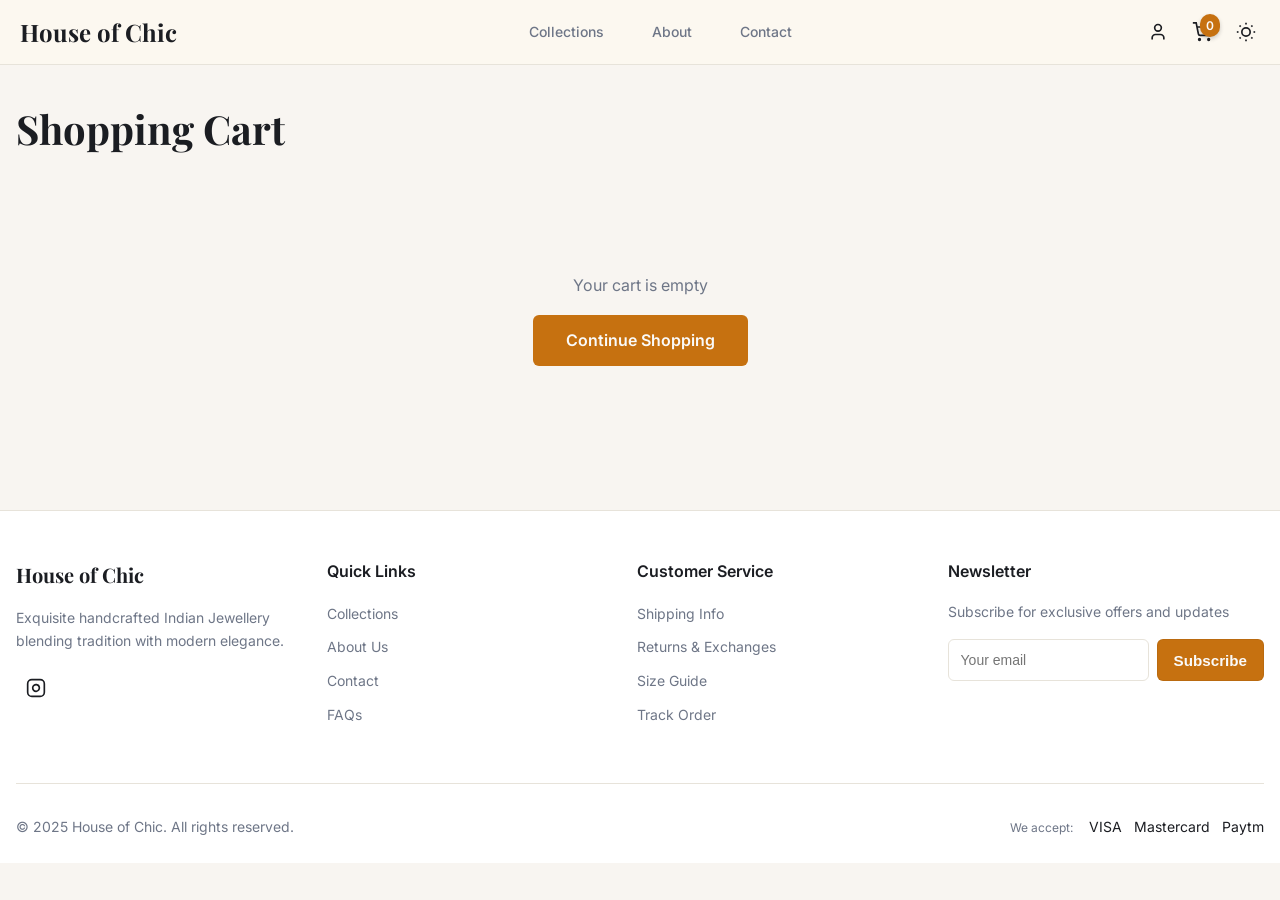
<file: cart.html>
<!DOCTYPE html>
<html lang="en">
<head>
    <meta charset="UTF-8">
    <meta name="viewport" content="width=device-width, initial-scale=1.0">
    <title>Shopping Cart - House of Chic</title>
    <link href="https://fonts.googleapis.com/css2?family=Inter:wght@300;400;500;600;700&family=Playfair+Display:wght@400;500;600;700;800&display=swap" rel="stylesheet">
    <link rel="stylesheet" href="styles.css">
    <style>
        .cart-layout {
            display: grid;
            grid-template-columns: 2fr 1fr;
            gap: 2rem;
            padding: 2rem 0;
        }
        
        .cart-items {
            border: 1px solid var(--border);
            border-radius: 0.5rem;
            padding: 1.5rem;
        }
        
        .cart-item {
            display: flex;
            gap: 1rem;
            padding: 1.5rem 0;
            border-bottom: 1px solid var(--border);
        }
        
        .cart-item:last-child {
            border-bottom: none;
        }
        
        .cart-item-image {
            width: 100px;
            height: 100px;
            object-fit: cover;
            border-radius: 0.375rem;
            background: var(--muted);
        }
        
        .cart-item-details {
            flex: 1;
        }
        
        .cart-item-name {
            font-weight: 500;
            margin-bottom: 0.5rem;
        }
        
        .cart-item-price {
            font-weight: 600;
            margin-bottom: 1rem;
        }
        
        .quantity-controls {
            display: flex;
            align-items: center;
            gap: 0.5rem;
        }
        
        .quantity-btn {
            width: 2rem;
            height: 2rem;
            border: 1px solid var(--border);
            border-radius: 0.375rem;
            background: none;
            cursor: pointer;
            display: flex;
            align-items: center;
            justify-content: center;
        }
        
        .quantity-btn:hover {
            background: var(--accent);
        }
        
        .quantity-display {
            min-width: 3rem;
            text-align: center;
            font-weight: 500;
        }
        
        .remove-btn {
            background: none;
            border: none;
            cursor: pointer;
            color: var(--muted-foreground);
            padding: 0.5rem;
        }
        
        .remove-btn:hover {
            color: var(--foreground);
        }
        
        .cart-summary {
            border: 1px solid var(--border);
            border-radius: 0.5rem;
            padding: 1.5rem;
            position: sticky;
            top: 80px;
            height: fit-content;
        }
        
        .summary-row {
            display: flex;
            justify-content: space-between;
            margin-bottom: 0.75rem;
            font-size: 0.875rem;
        }
        
        .summary-total {
            display: flex;
            justify-content: space-between;
            font-size: 1.125rem;
            font-weight: 600;
            padding-top: 1rem;
            margin-top: 1rem;
            border-top: 1px solid var(--border);
        }
        
        .empty-cart {
            text-align: center;
            padding: 4rem 2rem;
        }
        
        @media (max-width: 1024px) {
            .cart-layout {
                grid-template-columns: 1fr;
            }
            
            .cart-summary {
                position: static;
            }
        }
    </style>
</head>
<body>
    <!-- Header -->
    <header class="header">
        <div class="container">
            <div class="header-content">
                <h1 class="logo"><a href="index.html">House of Chic</a></h1>
                <nav class="nav">
                    <a href="collections.html" class="nav-link">Collections</a>
                    <a href="about.html" class="nav-link">About</a>
                    <a href="contact.html" class="nav-link">Contact</a>
                </nav>
                <div class="header-actions">
                    <a href="login.html" class="icon-btn">
                        <svg width="20" height="20" viewBox="0 0 24 24" fill="none" stroke="currentColor" stroke-width="2">
                            <path d="M19 21v-2a4 4 0 0 0-4-4H9a4 4 0 0 0-4 4v2"></path>
                            <circle cx="12" cy="7" r="4"></circle>
                        </svg>
                    </a>
                    <a href="cart.html" class="icon-btn cart-btn">
                        <svg width="20" height="20" viewBox="0 0 24 24" fill="none" stroke="currentColor" stroke-width="2">
                            <circle cx="9" cy="21" r="1"></circle>
                            <circle cx="20" cy="21" r="1"></circle>
                            <path d="M1 1h4l2.68 13.39a2 2 0 0 0 2 1.61h9.72a2 2 0 0 0 2-1.61L23 6H6"></path>
                        </svg>
                        <span class="cart-badge">0</span>
                    </a>
                    <button class="icon-btn" id="themeToggle">
                        <svg class="sun-icon" width="20" height="20" viewBox="0 0 24 24" fill="none" stroke="currentColor" stroke-width="2">
                            <circle cx="12" cy="12" r="5"></circle>
                            <line x1="12" y1="1" x2="12" y2="3"></line>
                            <line x1="12" y1="21" x2="12" y2="23"></line>
                            <line x1="4.22" y1="4.22" x2="5.64" y2="5.64"></line>
                            <line x1="18.36" y1="18.36" x2="19.78" y2="19.78"></line>
                            <line x1="1" y1="12" x2="3" y2="12"></line>
                            <line x1="21" y1="12" x2="23" y2="12"></line>
                            <line x1="4.22" y1="19.78" x2="5.64" y2="18.36"></line>
                            <line x1="18.36" y1="5.64" x2="19.78" y2="4.22"></line>
                        </svg>
                    </button>
                </div>
            </div>
        </div>
    </header>

    <main class="container">
        <h1 class="section-title" style="margin-top: 2rem;">Shopping Cart</h1>

        <div id="cartContent"></div>
    </main>

    <footer class="footer">
        <div class="container">
            <div class="grid grid-4 footer-grid">
                <div>
                    <h3 class="footer-title"><a href="index.html">House of Chic</a></h3>
                    <p class="footer-text">Exquisite handcrafted Indian Jewellery blending tradition with modern elegance.</p>
                    <div class="social-links">
                        <a href="https://www.instagram.com/_houseofchic__" target="_blank" rel="noopener noreferrer" class="social-link" aria-label="Follow us on Instagram">
                            <svg width="20" height="20" viewBox="0 0 24 24" fill="none" stroke="currentColor" stroke-width="2">
                                <rect x="2" y="2" width="20" height="20" rx="5" ry="5"></rect>
                                <path d="M16 11.37A4 4 0 1 1 12.63 8 4 4 0 0 1 16 11.37z"></path>
                                <line x1="17.5" y1="6.5" x2="17.51" y2="6.5"></line>
                            </svg>
                        </a>
                    </div>
                </div>
                <div>
                    <h4 class="footer-heading">Quick Links</h4>
                    <ul class="footer-links">
                        <li><a href="collections.html">Collections</a></li>
                        <li><a href="about.html">About Us</a></li>
                        <li><a href="contact.html">Contact</a></li>
                        <li><a href="faqs.html">FAQs</a></li>
                    </ul>
                </div>
                <div>
                    <h4 class="footer-heading">Customer Service</h4>
                    <ul class="footer-links">
                        <li><a href="shipping-info.html">Shipping Info</a></li>
                        <li><a href="returns-exchanges.html">Returns & Exchanges</a></li>
                        <li><a href="size-guide.html">Size Guide</a></li>
                        <li><a href="track-order.html">Track Order</a></li>
                    </ul>
                </div>
                <div>
                    <h4 class="footer-heading">Newsletter</h4>
                    <p class="footer-text">Subscribe for exclusive offers and updates</p>
                    <form class="newsletter-form">
                        <input type="email" placeholder="Your email" class="newsletter-input">
                        <button type="submit" class="btn btn-primary">Subscribe</button>
                    </form>
                </div>
            </div>
            <div class="footer-bottom">
                <p class="footer-copyright">© 2025 House of Chic. All rights reserved.</p>
                <div class="payment-methods">
                    <span class="payment-text">We accept:</span>
                    <div class="payment-icons">
                        <span>VISA</span>
                        <span>Mastercard</span>
                        <span>Paytm</span>
                    </div>
                </div>
            </div>
        </div>
    </footer>

    <script src="script.js"></script>
    <script>
        function renderCart() {
            const cart = JSON.parse(localStorage.getItem('cart')) || [];
            const container = document.getElementById('cartContent');
            
            if (cart.length === 0) {
                container.innerHTML = `
                    <div class="empty-cart">
                        <p class="text-muted" style="margin-bottom: 1rem;">Your cart is empty</p>
                        <a href="collections.html" class="btn btn-primary" style="background: var(--primary); color: var(--primary-foreground);">Continue Shopping</a>
                    </div>
                `;
                return;
            }
            
            const subtotal = cart.reduce((sum, item) => sum + parseFloat(item.price.replace(/[₹,]/g, '')) * item.quantity, 0);
            const shipping = subtotal > 10000 ? 0 : 500;
            const tax = subtotal * 0.03;
            const total = subtotal + shipping + tax;
            
            container.innerHTML = `
                <div class="cart-layout">
                    <div class="cart-items">
                        ${cart.map((item, index) => `
                            <div class="cart-item">
                                <img src="${item.image}" alt="${item.name}" class="cart-item-image">
                                <div class="cart-item-details">
                                    <div style="display: flex; justify-content: space-between;">
                                        <h3 class="cart-item-name">${item.name}</h3>
                                        <button class="remove-btn" onclick="removeFromCart(${index})">
                                            <svg width="20" height="20" viewBox="0 0 24 24" fill="none" stroke="currentColor" stroke-width="2">
                                                <line x1="18" y1="6" x2="6" y2="18"></line>
                                                <line x1="6" y1="6" x2="18" y2="18"></line>
                                            </svg>
                                        </button>
                                    </div>
                                    <p class="cart-item-price">${item.price}</p>
                                    <div class="quantity-controls">
                                        <button class="quantity-btn" onclick="updateQuantity(${index}, -1)">-</button>
                                        <span class="quantity-display">${item.quantity}</span>
                                        <button class="quantity-btn" onclick="updateQuantity(${index}, 1)">+</button>
                                    </div>
                                </div>
                            </div>
                        `).join('')}
                    </div>
                    
                    <div class="cart-summary">
                        <h2 style="font-weight: 600; font-size: 1.25rem; margin-bottom: 1.5rem;">Order Summary</h2>
                        <div class="summary-row">
                            <span class="text-muted">Subtotal</span>
                            <span>₹${subtotal.toLocaleString()}</span>
                        </div>
                        <div class="summary-row">
                            <span class="text-muted">Shipping</span>
                            <span>${shipping === 0 ? 'Free' : '₹' + shipping.toLocaleString()}</span>
                        </div>
                        <div class="summary-row">
                            <span class="text-muted">Tax (3%)</span>
                            <span>₹${tax.toLocaleString()}</span>
                        </div>
                        <div class="summary-total">
                            <span>Total</span>
                            <span>₹${total.toLocaleString()}</span>
                        </div>
                        <a href="checkout.html" class="btn btn-primary" style="width: 100%; margin-top: 1.5rem; background: var(--primary); color: var(--primary-foreground); display: block; text-align: center; text-decoration: none;">
                            Proceed to Checkout
                        </a>
                        <a href="collections.html" class="btn btn-outline" style="width: 100%; margin-top: 0.75rem; background: var(--background); color: var(--foreground); border: 1px solid var(--border); display: block; text-align: center; text-decoration: none;">
                            Continue Shopping
                        </a>
                    </div>
                </div>
            `;
        }
        
        function updateQuantity(index, change) {
            const cart = JSON.parse(localStorage.getItem('cart')) || [];
            cart[index].quantity = Math.max(1, cart[index].quantity + change);
            localStorage.setItem('cart', JSON.stringify(cart));
            renderCart();
            updateCartBadge();
        }
        
        function removeFromCart(index) {
            const cart = JSON.parse(localStorage.getItem('cart')) || [];
            cart.splice(index, 1);
            localStorage.setItem('cart', JSON.stringify(cart));
            renderCart();
            updateCartBadge();
        }
        
        renderCart();
    </script>
</body>
</html>
</file>
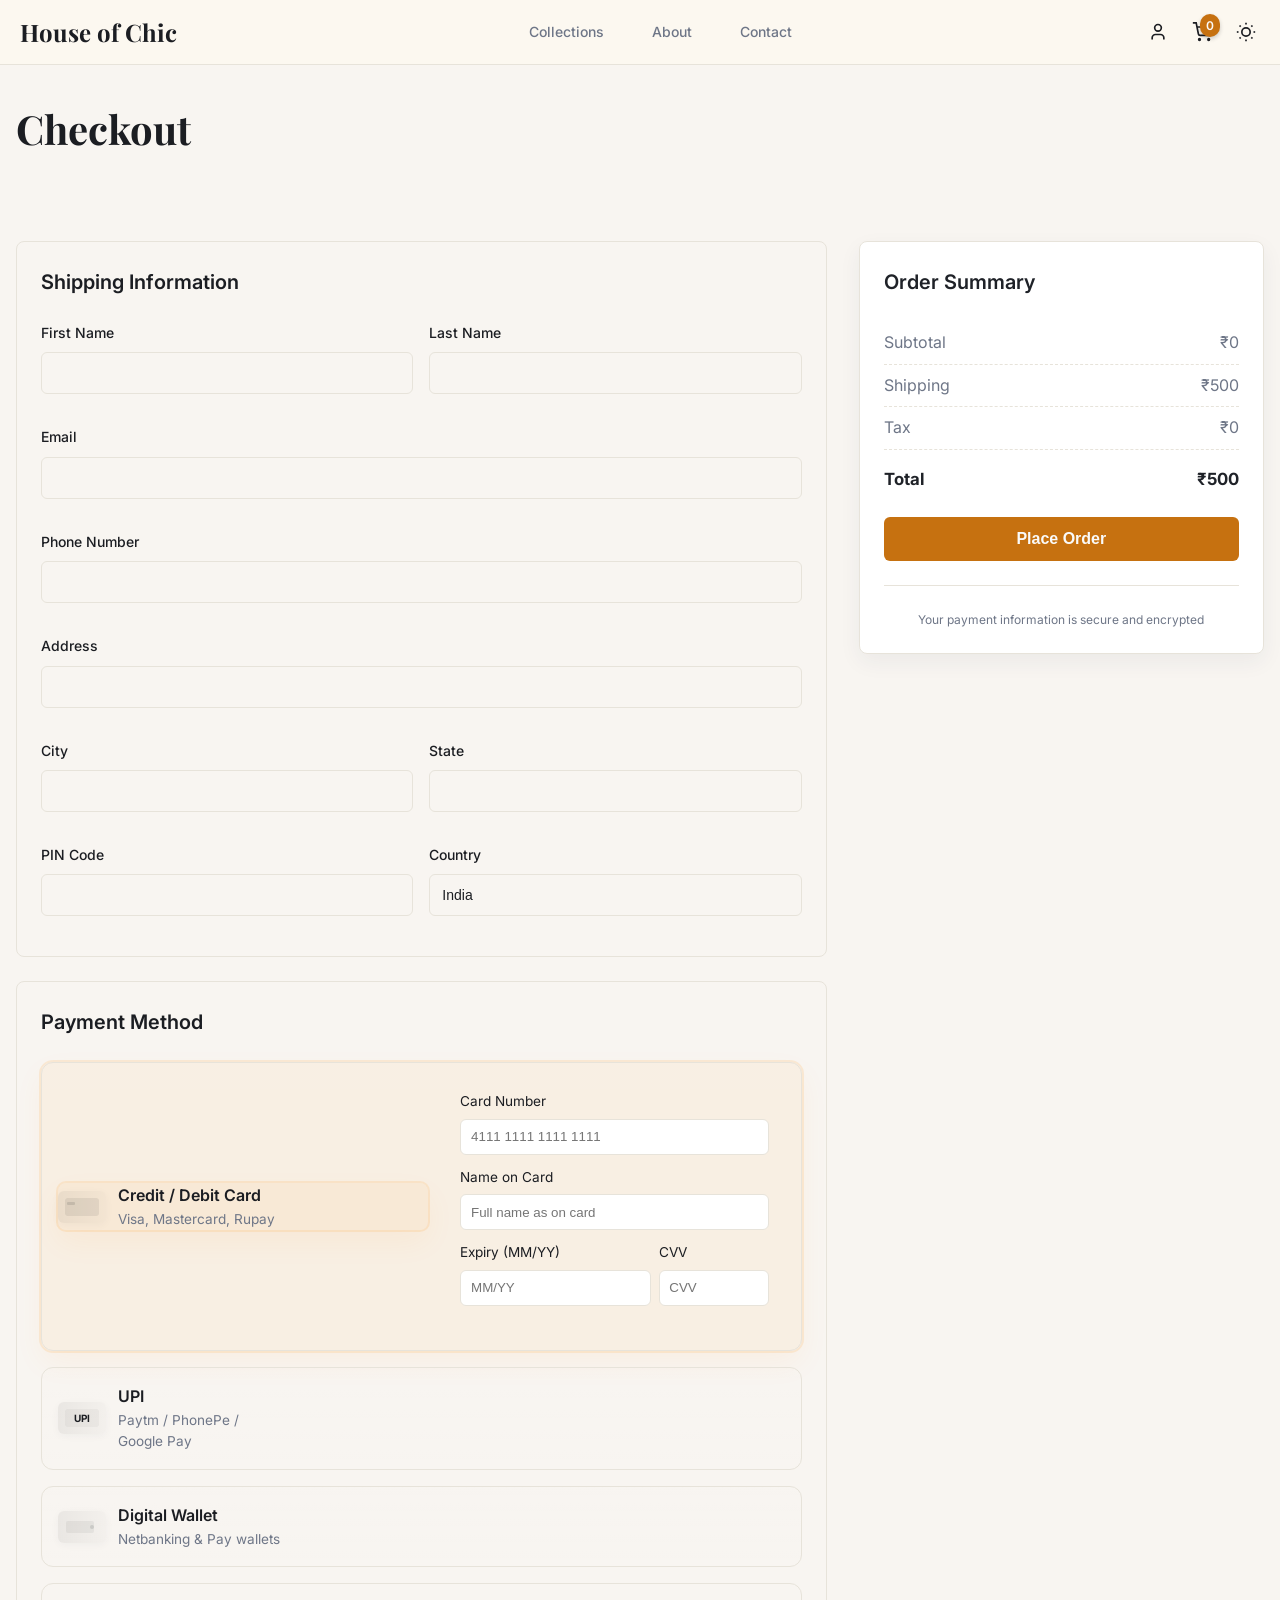
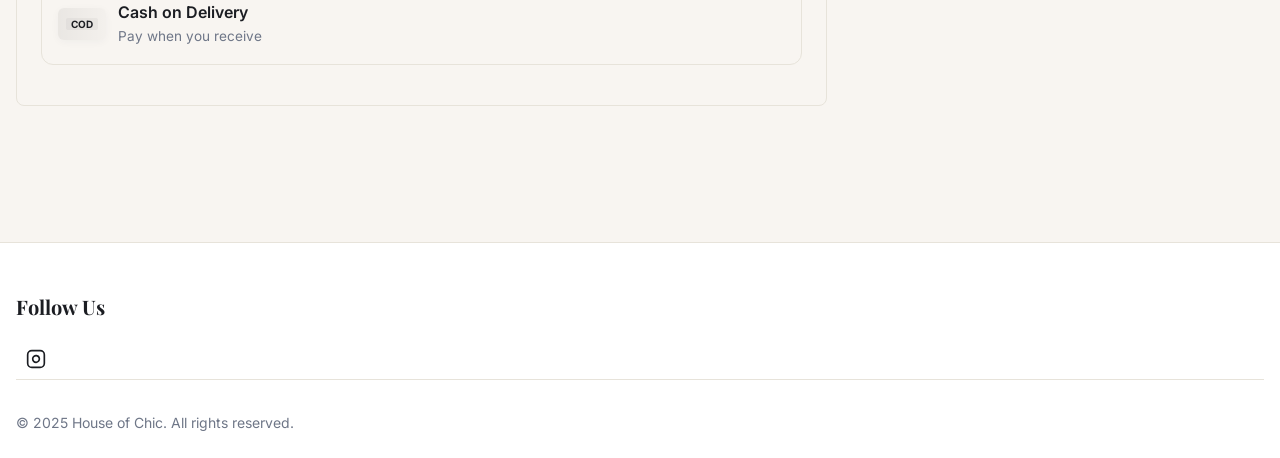
<file: checkout.html>
<!DOCTYPE html>
<html lang="en">
<head>
    <meta charset="UTF-8">
    <meta name="viewport" content="width=device-width, initial-scale=1.0">
    <title>Checkout - House of Chic</title>
    <link href="https://fonts.googleapis.com/css2?family=Inter:wght@300;400;500;600;700&family=Playfair+Display:wght@400;500;600;700;800&display=swap" rel="stylesheet">
    <link rel="stylesheet" href="styles.css">
    <style>
        .checkout-layout {
            display: grid;
            grid-template-columns: 2fr 1fr;
            gap: 2rem;
            padding: 2rem 0;
        }
        
        .form-card {
            border: 1px solid var(--border);
            border-radius: 0.5rem;
            padding: 1.5rem;
            margin-bottom: 1.5rem;
        }
        
        .form-card h2 {
            font-weight: 600;
            font-size: 1.25rem;
            margin-bottom: 1.5rem;
        }
        
        .form-grid {
            display: grid;
            grid-template-columns: repeat(2, 1fr);
            gap: 1rem;
        }
        
        .form-group {
            margin-bottom: 1rem;
        }
        
        .form-group.full-width {
            grid-column: 1 / -1;
        }
        
        .form-label {
            display: block;
            font-size: 0.875rem;
            font-weight: 500;
            margin-bottom: 0.5rem;
        }
        
        .form-input {
            width: 100%;
            padding: 0.75rem;
            border: 1px solid var(--border);
            border-radius: 0.375rem;
            font-size: 0.875rem;
        }
        
        /* Improved payment option visuals */
        .payment-option {
            position: relative;
            display: flex;
            align-items: center;
            gap: 1rem;
            padding: 1rem;
            border: 1px solid var(--border);
            border-radius: 0.75rem;
            margin-bottom: 1rem;
            cursor: pointer;
            transition: transform 220ms ease, box-shadow 220ms ease, background-color 220ms ease;
            background: linear-gradient(180deg, rgba(255,255,255,0.02), transparent);
        }

        .payment-option:hover {
            transform: translateY(-4px);
            box-shadow: 0 10px 24px rgba(37,50,80,0.06);
        }

        /* Visually hide native radio but keep it accessible */
        .payment-option input[type="radio"] {
            position: absolute;
            left: -9999px;
            width: 1px;
            height: 1px;
            overflow: hidden;
            opacity: 0;
        }

        .payment-option-label {
            flex: 1;
            display: flex;
            align-items: center;
            gap: 0.75rem;
            cursor: pointer;
            user-select: none;
        }

        /* Small logo placeholder for payment methods */
        .payment-logo {
            width: 48px;
            height: 32px;
            background: linear-gradient(90deg, rgba(0,0,0,0.06), rgba(0,0,0,0.02));
            border-radius: 6px;
            display: inline-flex;
            align-items: center;
            justify-content: center;
            font-weight: 700;
            color: var(--foreground);
            font-size: 0.8rem;
            flex: 0 0 48px;
            box-shadow: 0 2px 8px rgba(37,50,80,0.04);
        }

        /* Style selected state using the adjacent sibling selector */
        .payment-option input:checked + .payment-option-label {
            border-radius: 0.5rem;
            background-color: rgba(255, 138, 0, 0.06);
            box-shadow: 0 12px 30px rgba(255,138,0,0.06);
            outline: 2px solid rgba(255,138,0,0.12);
        }

        /* (selection tick removed per user request) */

        /* Ensure keyboard focus is visible */
        .payment-option input:focus + .payment-option-label {
            box-shadow: 0 0 0 4px rgba(255,138,0,0.08);
        }

        /* Payment details panels (hidden until method selected) */
        .payment-details {
            max-height: 0;
            opacity: 0;
            overflow: hidden;
            transition: max-height 320ms ease, opacity 320ms ease, padding 220ms ease;
            padding: 0 1rem;
            color: var(--muted-foreground);
        }

        .payment-option input:checked + .payment-option-label + .payment-details,
        .payment-option.selected .payment-details {
            max-height: 400px;
            opacity: 1;
            padding: 0.75rem 1rem 1rem 1rem;
        }

        .payment-details .field {
            margin-bottom: 0.75rem;
        }

        .payment-details .field label { display:block; font-size:0.85rem; margin-bottom:0.35rem; color:var(--foreground); }

        .payment-details .field input { width:100%; padding:0.6rem; border-radius:0.375rem; border:1px solid var(--border); }
        
        @media (max-width: 1024px) {
            .checkout-layout {
                grid-template-columns: 1fr;
            }
            
            .form-grid {
                grid-template-columns: 1fr;
            }
        }

        /* Styled select for wallet choices */
        .select-wrap {
            position: relative;
        }

        .wallet-select {
            -webkit-appearance: none;
            -moz-appearance: none;
            appearance: none;
            width: 100%;
            padding: 0.6rem 2.5rem 0.6rem 0.9rem;
            border-radius: 0.5rem;
            border: 1px solid var(--border);
            background-color: var(--card);
            color: var(--foreground);
            box-shadow: 0 6px 20px rgba(37,50,80,0.03);
            font-size: 0.95rem;
            cursor: pointer;
        }

        .wallet-select:hover {
            box-shadow: 0 10px 28px rgba(37,50,80,0.04);
        }

        .wallet-select:focus {
            outline: none;
            box-shadow: 0 0 0 4px rgba(255,138,0,0.08);
            border-color: var(--primary);
        }

        /* custom arrow */
        .select-wrap::after {
            content: '';
            position: absolute;
            right: 12px;
            top: 50%;
            transform: translateY(-50%);
            width: 18px;
            height: 18px;
            pointer-events: none;
            background-image: url("data:image/svg+xml;utf8,<svg xmlns='http://www.w3.org/2000/svg' viewBox='0 0 24 24' fill='none' stroke='%23222' stroke-width='2' stroke-linecap='round' stroke-linejoin='round'><polyline points='6 9 12 15 18 9'/></svg>");
            background-repeat: no-repeat;
            background-size: 18px 18px;
            opacity: 0.8;
        }

        .wallet-select::-ms-expand { display: none; }

        .wallet-select option { padding: 10px; }

        .summary-row {
            display: flex;
            justify-content: space-between;
            padding: 0.5rem 0;
            border-bottom: 1px dashed var(--border);
            color: var(--muted-foreground);
        }

        .summary-total {
            display: flex;
            justify-content: space-between;
            font-weight: 700;
            font-size: 1.05rem;
            margin-top: 1rem;
        }

        .cart-summary .btn-primary {
            width: 100%;
            margin-top: 1.5rem;
            display: block;
        }

        .cart-summary .text-muted {
            text-align: center;
        }
        /* Support visual selected class (added by JS) */
        .payment-option.selected {
            background-color: rgba(255, 138, 0, 0.06);
            box-shadow: 0 12px 30px rgba(255,138,0,0.06);
            outline: 2px solid rgba(255,138,0,0.12);
        }

        /* (selection tick removed per user request) */
    </style>
</head>
<body>
    <!-- Header -->
    <header class="header">
        <div class="container">
            <div class="header-content">
                <h1 class="logo"><a href="index.html">House of Chic</a></h1>
                <nav class="nav">
                    <a href="collections.html" class="nav-link">Collections</a>
                    <a href="about.html" class="nav-link">About</a>
                    <a href="contact.html" class="nav-link">Contact</a>
                </nav>
                <div class="header-actions">
                    <a href="login.html" class="icon-btn">
                        <svg width="20" height="20" viewBox="0 0 24 24" fill="none" stroke="currentColor" stroke-width="2">
                            <path d="M19 21v-2a4 4 0 0 0-4-4H9a4 4 0 0 0-4 4v2"></path>
                            <circle cx="12" cy="7" r="4"></circle>
                        </svg>
                    </a>
                    <a href="cart.html" class="icon-btn cart-btn">
                        <svg width="20" height="20" viewBox="0 0 24 24" fill="none" stroke="currentColor" stroke-width="2">
                            <circle cx="9" cy="21" r="1"></circle>
                            <circle cx="20" cy="21" r="1"></circle>
                            <path d="M1 1h4l2.68 13.39a2 2 0 0 0 2 1.61h9.72a2 2 0 0 0 2-1.61L23 6H6"></path>
                        </svg>
                        <span class="cart-badge">0</span>
                    </a>
                    <button class="icon-btn" id="themeToggle">
                        <svg class="sun-icon" width="20" height="20" viewBox="0 0 24 24" fill="none" stroke="currentColor" stroke-width="2">
                            <circle cx="12" cy="12" r="5"></circle>
                            <line x1="12" y1="1" x2="12" y2="3"></line>
                            <line x1="12" y1="21" x2="12" y2="23"></line>
                            <line x1="4.22" y1="4.22" x2="5.64" y2="5.64"></line>
                            <line x1="18.36" y1="18.36" x2="19.78" y2="19.78"></line>
                            <line x1="1" y1="12" x2="3" y2="12"></line>
                            <line x1="21" y1="12" x2="23" y2="12"></line>
                            <line x1="4.22" y1="19.78" x2="5.64" y2="18.36"></line>
                            <line x1="18.36" y1="5.64" x2="19.78" y2="4.22"></line>
                        </svg>
                    </button>
                </div>
            </div>
        </div>
    </header>

    <main class="container">
        <h1 class="section-title" style="margin-top: 2rem;">Checkout</h1>

        <form id="checkoutForm" class="checkout-layout">
            <div>
                <div class="form-card">
                    <h2>Shipping Information</h2>
                    <div class="form-grid">
                        <div class="form-group">
                            <label class="form-label">First Name</label>
                            <input type="text" class="form-input" required>
                        </div>
                        <div class="form-group">
                            <label class="form-label">Last Name</label>
                            <input type="text" class="form-input" required>
                        </div>
                        <div class="form-group full-width">
                            <label class="form-label">Email</label>
                            <input type="email" class="form-input" required>
                        </div>
                        <div class="form-group full-width">
                            <label class="form-label">Phone Number</label>
                            <input type="tel" class="form-input" required>
                        </div>
                        <div class="form-group full-width">
                            <label class="form-label">Address</label>
                            <input type="text" class="form-input" required>
                        </div>
                        <div class="form-group">
                            <label class="form-label">City</label>
                            <input type="text" class="form-input" required>
                        </div>
                        <div class="form-group">
                            <label class="form-label">State</label>
                            <input type="text" class="form-input" required>
                        </div>
                        <div class="form-group">
                            <label class="form-label">PIN Code</label>
                            <input type="text" class="form-input" required>
                        </div>
                        <div class="form-group">
                            <label class="form-label">Country</label>
                            <input type="text" class="form-input" value="India" required>
                        </div>
                    </div>
                </div>

                <div class="form-card">
                    <h2>Payment Method</h2>
                    <div class="payment-option">
                        <input type="radio" name="payment" value="card" id="card" checked>
                        <label for="card" class="payment-option-label">
                            <div class="payment-logo" aria-hidden="true">
                                <!-- simple card icon -->
                                <svg width="36" height="24" viewBox="0 0 36 24" fill="none" xmlns="http://www.w3.org/2000/svg" aria-hidden="true">
                                    <rect x="1" y="3" width="34" height="18" rx="3" fill="currentColor" opacity="0.08"></rect>
                                    <rect x="3" y="7" width="8" height="3" rx="1" fill="currentColor" opacity="0.12"></rect>
                                </svg>
                            </div>
                            <div>
                                <div style="font-weight:600;">Credit / Debit Card</div>
                                <div class="text-muted" style="font-size:0.85rem;">Visa, Mastercard, Rupay</div>
                            </div>
                        </label>
                        <div class="payment-details" aria-hidden="true">
                            <div class="field">
                                <label for="cardNumber">Card Number</label>
                                <input id="cardNumber" name="cardNumber" type="text" inputmode="numeric" placeholder="4111 1111 1111 1111">
                            </div>
                            <div class="field">
                                <label for="cardName">Name on Card</label>
                                <input id="cardName" name="cardName" type="text" placeholder="Full name as on card">
                            </div>
                            <div style="display:flex;gap:0.5rem;">
                                <div style="flex:1;" class="field">
                                    <label for="cardExp">Expiry (MM/YY)</label>
                                    <input id="cardExp" name="cardExp" type="text" placeholder="MM/YY">
                                </div>
                                <div style="width:110px;" class="field">
                                    <label for="cardCvv">CVV</label>
                                    <input id="cardCvv" name="cardCvv" type="password" inputmode="numeric" placeholder="CVV">
                                </div>
                            </div>
                        </div>
                    </div>
                    <div class="payment-option">
                        <input type="radio" name="payment" value="upi" id="upi">
                        <label for="upi" class="payment-option-label">
                            <div class="payment-logo" aria-hidden="true">
                                <!-- UPI icon text -->
                                <svg width="36" height="24" viewBox="0 0 36 24" fill="none" xmlns="http://www.w3.org/2000/svg" aria-hidden="true">
                                    <rect x="1" y="3" width="34" height="18" rx="3" fill="currentColor" opacity="0.04"></rect>
                                    <text x="18" y="16" text-anchor="middle" font-size="10" fill="currentColor">UPI</text>
                                </svg>
                            </div>
                            <div>
                                <div style="font-weight:600;">UPI</div>
                                <div class="text-muted" style="font-size:0.85rem;">Paytm / PhonePe / Google Pay</div>
                            </div>
                        </label>
                        <div class="payment-details" aria-hidden="true">
                            <div class="field">
                                <label for="upiId">UPI ID or VPA</label>
                                <input id="upiId" name="upiId" type="text" placeholder="example@okaxis or mobile@upi">
                            </div>
                            <div class="field">
                                <small class="text-muted">You can also scan the QR code with your UPI app after placing the order.</small>
                            </div>
                        </div>
                    </div>
                    <div class="payment-option">
                        <input type="radio" name="payment" value="wallet" id="wallet">
                        <label for="wallet" class="payment-option-label">
                            <div class="payment-logo" aria-hidden="true">
                                <!-- wallet icon -->
                                <svg width="36" height="24" viewBox="0 0 36 24" fill="none" xmlns="http://www.w3.org/2000/svg" aria-hidden="true">
                                    <rect x="2" y="6" width="28" height="12" rx="2" fill="currentColor" opacity="0.06"></rect>
                                    <circle cx="28" cy="12" r="2" fill="currentColor" opacity="0.12"></circle>
                                </svg>
                            </div>
                            <div>
                                <div style="font-weight:600;">Digital Wallet</div>
                                <div class="text-muted" style="font-size:0.85rem;">Netbanking & Pay wallets</div>
                            </div>
                        </label>
                        <div class="payment-details" aria-hidden="true">
                            <div class="field">
                                <label for="walletSelect">Choose Wallet</label>
                                <div class="select-wrap">
                                    <select id="walletSelect" name="walletSelect" class="wallet-select">
                                        <option>Paytm</option>
                                        <option>PhonePe</option>
                                        <option>Google Pay</option>
                                        <option>Netbanking</option>
                                    </select>
                                </div>
                            </div>
                        </div>
                    </div>
                    <div class="payment-option">
                        <input type="radio" name="payment" value="cod" id="cod">
                        <label for="cod" class="payment-option-label">
                            <div class="payment-logo" aria-hidden="true">
                                <svg width="36" height="24" viewBox="0 0 36 24" fill="none" xmlns="http://www.w3.org/2000/svg" aria-hidden="true">
                                    <rect x="2" y="6" width="32" height="12" rx="2" fill="currentColor" opacity="0.04"></rect>
                                    <text x="18" y="16" text-anchor="middle" font-size="10" fill="currentColor">COD</text>
                                </svg>
                            </div>
                            <div>
                                <div style="font-weight:600;">Cash on Delivery</div>
                                <div class="text-muted" style="font-size:0.85rem;">Pay when you receive</div>
                            </div>
                        </label>
                    </div>
                </div>
            </div>

            <div>
                <div class="cart-summary">
                    <h2 style="font-weight: 600; font-size: 1.25rem; margin-bottom: 1.5rem;">Order Summary</h2>
                    <div class="summary-row">
                        <span class="text-muted">Subtotal</span>
                        <span id="subtotal">₹0</span>
                    </div>
                    <div class="summary-row">
                        <span class="text-muted">Shipping</span>
                        <span id="shipping">Free</span>
                    </div>
                    <div class="summary-row">
                        <span class="text-muted">Tax</span>
                        <span id="tax">₹0</span>
                    </div>
                    <div class="summary-total">
                        <span>Total</span>
                        <span id="total">₹0</span>
                    </div>
                    <button type="submit" class="btn btn-primary">
                        Place Order
                    </button>
                    <p class="text-muted text-center" style="font-size: 0.75rem; margin-top: 1.5rem; padding-top: 1.5rem; border-top: 1px solid var(--border);">
                        Your payment information is secure and encrypted
                    </p>
                </div>
            </div>
        </form>
    </main>

    <footer class="footer">
        <div class="container">
            <div class="footer-content">
                <div class="footer-section">
                    <h3 class="footer-title">Follow Us</h3>
                    <div class="social-links">
                        <a href="https://www.instagram.com/_houseofchic__" target="_blank" rel="noopener noreferrer" class="social-link" aria-label="Follow us on Instagram">
                            <svg xmlns="http://www.w3.org/2000/svg" width="20" height="20" viewBox="0 0 24 24" fill="none" stroke="currentColor" stroke-width="2">
                                <rect x="2" y="2" width="20" height="20" rx="5" ry="5"></rect>
                                <path d="M16 11.37A4 4 0 1 1 12.63 8 4 4 0 0 1 16 11.37z"></path>
                                <line x1="17.5" y1="6.5" x2="17.51" y2="6.5"></line>
                            </svg>
                        </a>
                    </div>
                </div>
            </div>
            <div class="footer-bottom">
                <p class="footer-copyright">© 2025 House of Chic. All rights reserved.</p>
            </div>
        </div>
    </footer>

    <script src="script.js"></script>
    <script>
        // Payment option selection helper: keep a visual selected class on the wrapper
        document.addEventListener('DOMContentLoaded', function () {
            const radios = document.querySelectorAll('.payment-option input[type="radio"]');
            function updateSelection() {
                const checked = document.querySelector('.payment-option input[type="radio"]:checked');
                document.querySelectorAll('.payment-option').forEach(p => p.classList.remove('selected'));
                document.querySelectorAll('.payment-details').forEach(d => d.setAttribute('aria-hidden', 'true'));
                if (checked) {
                    const wrapper = checked.closest('.payment-option');
                    if (wrapper) {
                        wrapper.classList.add('selected');
                        const details = wrapper.querySelector('.payment-details');
                        if (details) details.removeAttribute('aria-hidden');
                    }
                }
            }

            radios.forEach(radio => {
                const wrapper = radio.closest('.payment-option');
                if (!wrapper) return;
                // initialize
                if (radio.checked) wrapper.classList.add('selected');
                radio.addEventListener('change', updateSelection);
                // clicking wrapper selects radio
                wrapper.addEventListener('click', (e) => {
                    const input = wrapper.querySelector('input[type="radio"]');
                    if (input && !input.checked) { input.checked = true; input.dispatchEvent(new Event('change')); }
                });
            });

            // run once to sync details visibility
            updateSelection();
        });

        function calculateOrderSummary() {
            const cart = JSON.parse(localStorage.getItem('cart')) || [];
            const subtotal = cart.reduce((sum, item) => sum + parseFloat(item.price.replace(/[₹,]/g, '')) * item.quantity, 0);
            const shipping = subtotal > 10000 ? 0 : 500;
            const tax = subtotal * 0.03;
            const total = subtotal + shipping + tax;
            
            document.getElementById('subtotal').textContent = '₹' + subtotal.toLocaleString();
            document.getElementById('shipping').textContent = shipping === 0 ? 'Free' : '₹' + shipping.toLocaleString();
            document.getElementById('tax').textContent = '₹' + tax.toLocaleString();
            document.getElementById('total').textContent = '₹' + total.toLocaleString();
        }
        
        document.getElementById('checkoutForm').addEventListener('submit', (e) => {
            e.preventDefault();
            alert('Order placed successfully! Thank you for shopping with House of Chic.');
            localStorage.removeItem('cart');
            window.location.href = 'index.html';
        });
        
        calculateOrderSummary();
    </script>
</body>
</html>
</file>
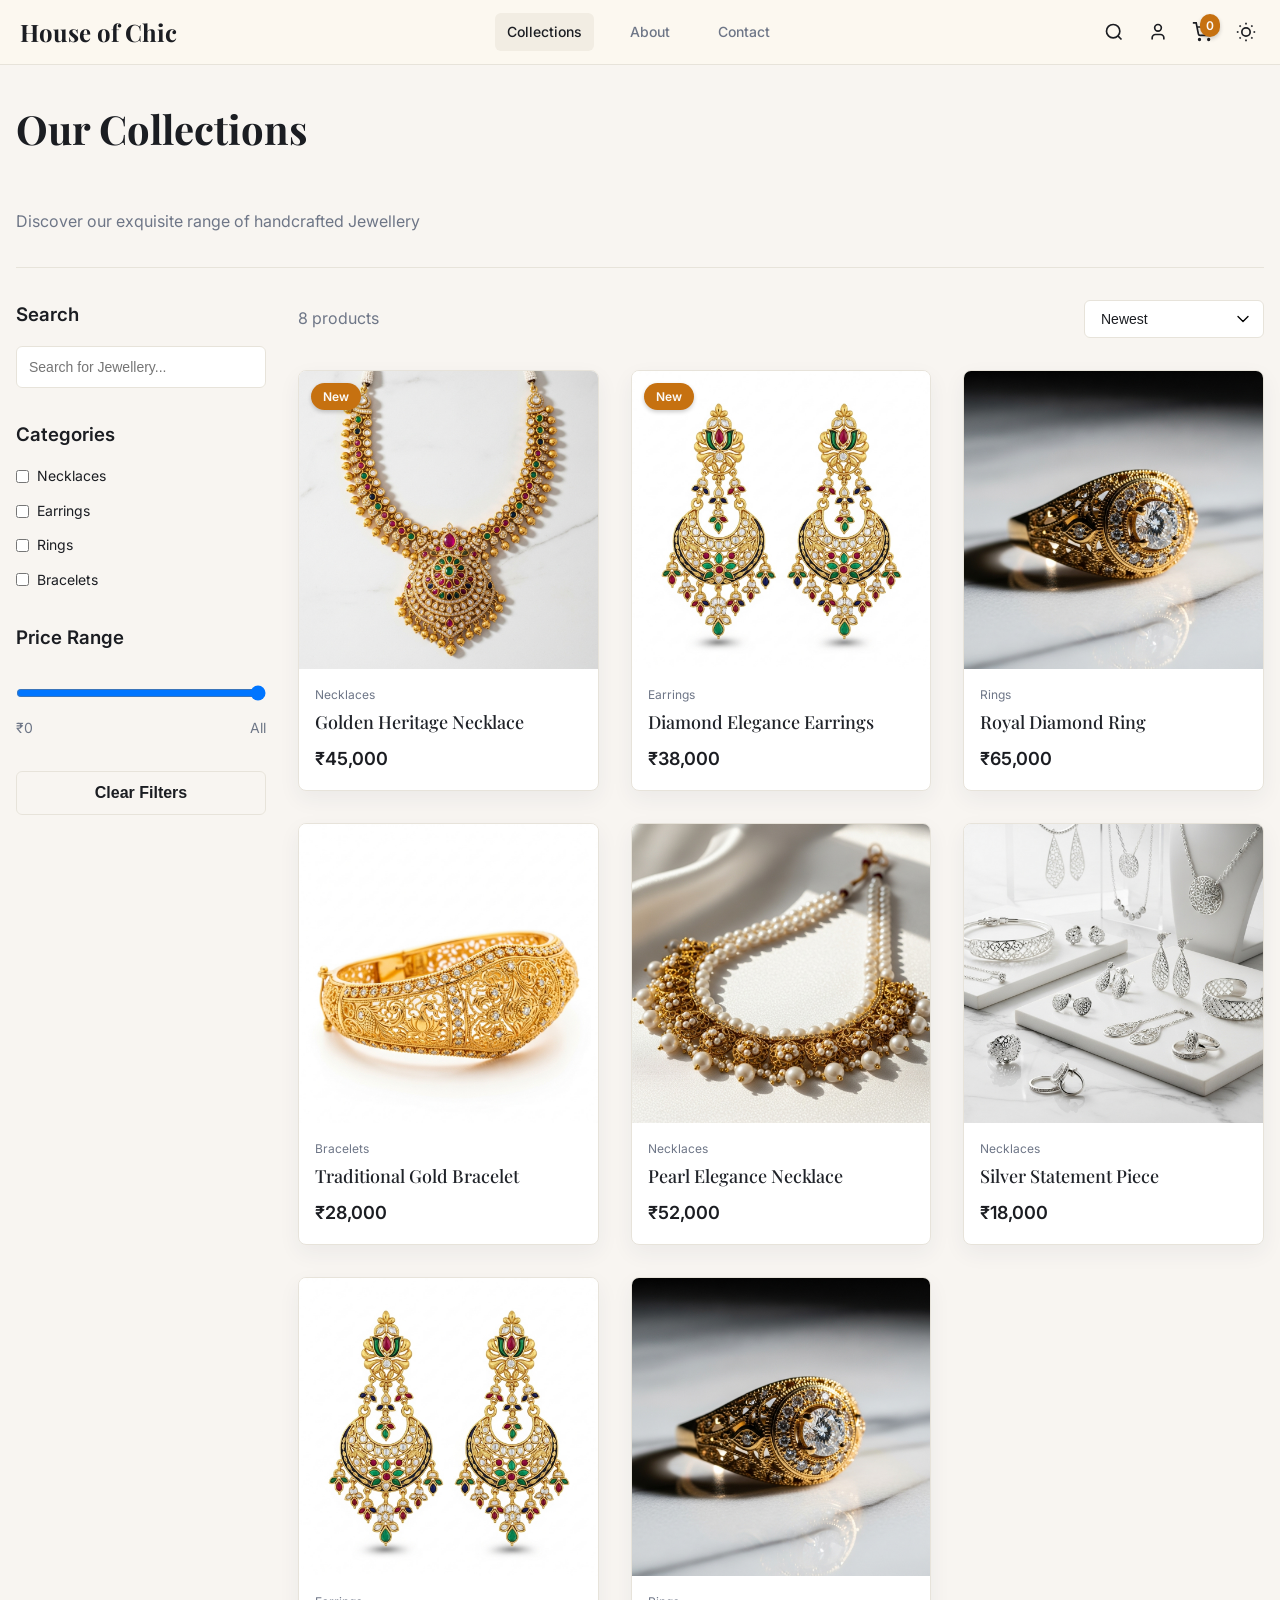
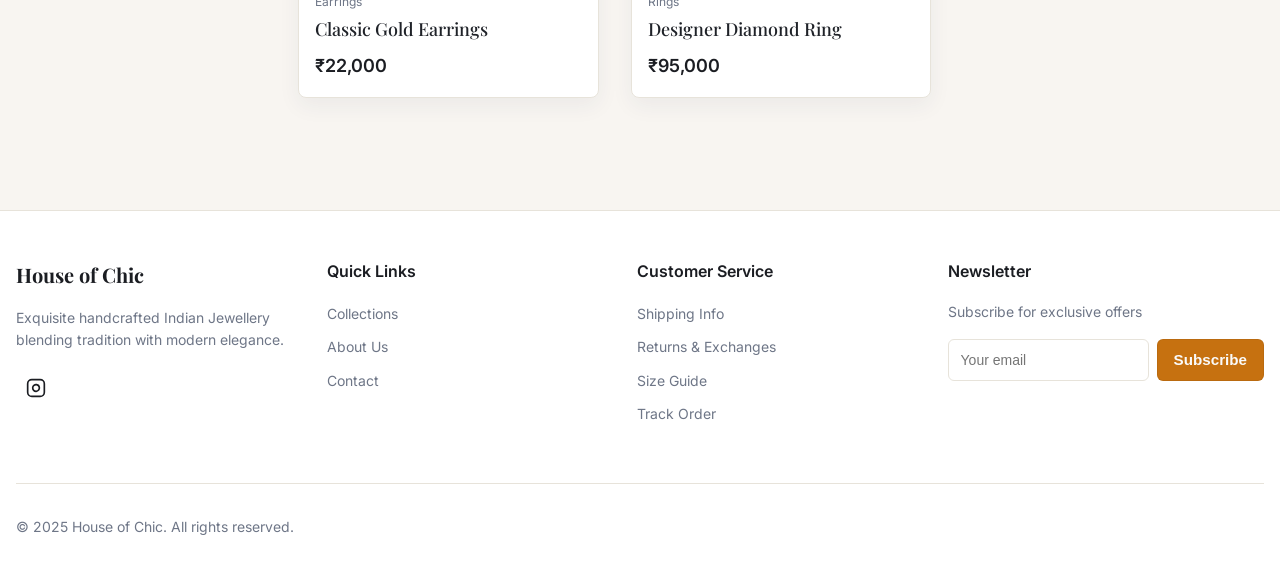
<file: collections.html>
<!DOCTYPE html>
<html lang="en">
<head>
    <meta charset="UTF-8">
    <meta name="viewport" content="width=device-width, initial-scale=1.0">
    <title>Collections - House of Chic</title>
    <link href="https://fonts.googleapis.com/css2?family=Inter:wght@300;400;500;600;700&family=Playfair+Display:wght@400;500;600;700;800&display=swap" rel="stylesheet">
    <link rel="stylesheet" href="styles.css">
    <style>
        .collections-header {
            padding: 2rem 0;
            border-bottom: 1px solid var(--border);
        }
        
        .collections-layout {
            display: grid;
            grid-template-columns: 250px 1fr;
            gap: 2rem;
            padding: 2rem 0;
        }
        
        .sidebar {
            position: sticky;
            top: 80px;
            height: fit-content;
        }
        
        .filter-section {
            margin-bottom: 2rem;
        }
        
        .filter-title {
            font-weight: 600;
            margin-bottom: 1rem;
        }
        
        .filter-options {
            display: flex;
            flex-direction: column;
            gap: 0.75rem;
        }
        
        .checkbox-label {
            display: flex;
            align-items: center;
            gap: 0.5rem;
            cursor: pointer;
            font-size: 0.875rem;
        }
        
        .search-box {
            width: 100%;
            padding: 0.75rem;
            border: 1px solid var(--border);
            border-radius: 0.375rem;
            font-size: 0.875rem;
        }
        
        .price-range {
            width: 100%;
            margin: 1rem 0;
        }
        
        .price-labels {
            display: flex;
            justify-content: space-between;
            font-size: 0.875rem;
            color: var(--muted-foreground);
        }
        
        :root {
            --primary-rgb: 255, 138, 0;
        }
        
        .sort-bar {
            display: flex;
            justify-content: space-between;
            align-items: center;
            margin-bottom: 2rem;
        }
        
        /* Dropdown dark mode support */
        @media (prefers-color-scheme: dark) {
            .sort-select {
                background-image: url("data:image/svg+xml,%3Csvg xmlns='http://www.w3.org/2000/svg' fill='none' viewBox='0 0 24 24' stroke-width='2' stroke='white' class='w-4 h-4'%3E%3Cpath stroke-linecap='round' stroke-linejoin='round' d='M19.5 8.25l-7.5 7.5-7.5-7.5' /%3E%3C/svg%3E");
            }
        }
        
        .sort-select {
            min-width: 180px;
            padding: 0.625rem 2.5rem 0.625rem 1rem;
            border: 1px solid var(--border);
            border-radius: 0.375rem;
            font-size: 0.875rem;
            font-weight: 500;
            background-color: var(--card);
            color: var(--foreground);
            cursor: pointer;
            -webkit-appearance: none;
            -moz-appearance: none;
            appearance: none;
            background-image: url("data:image/svg+xml,%3Csvg xmlns='http://www.w3.org/2000/svg' fill='none' viewBox='0 0 24 24' stroke-width='2' stroke='currentColor' class='w-4 h-4'%3E%3Cpath stroke-linecap='round' stroke-linejoin='round' d='M19.5 8.25l-7.5 7.5-7.5-7.5' /%3E%3C/svg%3E");
            background-repeat: no-repeat;
            background-position: right 0.75rem center;
            background-size: 1rem;
            transition: all 0.2s ease;
        }

        /* Style the dropdown options */
        .sort-select option {
            background-color: var(--background);
            color: var(--foreground);
            padding: 8px;
        }
        
        .sort-select:hover {
            border-color: var(--primary);
            background-color: var(--accent);
        }
        
        .sort-select:focus {
            outline: none;
            border-color: var(--primary);
            box-shadow: 0 0 0 2px rgba(var(--primary-rgb), 0.2);
        }
        
        @media (max-width: 1024px) {
            .collections-layout {
                grid-template-columns: 1fr;
            }
            
            .sidebar {
                position: static;
            }
        }
    </style>
</head>
<body>
    <!-- Header (same as index.html) -->
    <header class="header">
        <div class="container">
            <div class="header-content">
                <button class="mobile-menu-btn" id="mobileMenuBtn">
                    <span class="menu-icon">☰</span>
                </button>
                <h1 class="logo"><a href="index.html">House of Chic</a></h1>
                
                <nav class="nav" id="mainNav">
                    <a href="collections.html" class="nav-link active">Collections</a>
                    <a href="about.html" class="nav-link">About</a>
                    <a href="contact.html" class="nav-link">Contact</a>
                </nav>

                <div class="header-actions">
                    <button class="icon-btn" id="searchBtn">
                        <svg width="20" height="20" viewBox="0 0 24 24" fill="none" stroke="currentColor" stroke-width="2">
                            <circle cx="11" cy="11" r="8"></circle>
                            <path d="m21 21-4.35-4.35"></path>
                        </svg>
                    </button>
                    <a href="login.html" class="icon-btn">
                        <svg width="20" height="20" viewBox="0 0 24 24" fill="none" stroke="currentColor" stroke-width="2">
                            <path d="M19 21v-2a4 4 0 0 0-4-4H9a4 4 0 0 0-4 4v2"></path>
                            <circle cx="12" cy="7" r="4"></circle>
                        </svg>
                    </a>
                    <a href="cart.html" class="icon-btn cart-btn">
                        <svg width="20" height="20" viewBox="0 0 24 24" fill="none" stroke="currentColor" stroke-width="2">
                            <circle cx="9" cy="21" r="1"></circle>
                            <circle cx="20" cy="21" r="1"></circle>
                            <path d="M1 1h4l2.68 13.39a2 2 0 0 0 2 1.61h9.72a2 2 0 0 0 2-1.61L23 6H6"></path>
                        </svg>
                        <span class="cart-badge">0</span>
                    </a>
                    <button class="icon-btn" id="themeToggle">
                        <svg class="sun-icon" width="20" height="20" viewBox="0 0 24 24" fill="none" stroke="currentColor" stroke-width="2">
                            <circle cx="12" cy="12" r="5"></circle>
                            <line x1="12" y1="1" x2="12" y2="3"></line>
                            <line x1="12" y1="21" x2="12" y2="23"></line>
                        </svg>
                    </button>
                </div>
            </div>
        </div>
    </header>

    <main class="container">
        <div class="collections-header">
            <h1 class="section-title">Our Collections</h1>
            <p class="text-muted">Discover our exquisite range of handcrafted Jewellery</p>
        </div>

        <div class="collections-layout">
            <aside class="sidebar">
                <div class="filter-section">
                    <h3 class="filter-title">Search</h3>
                    <input type="text" class="search-box" placeholder="Search for Jewellery..." id="searchInput">
                </div>

                <div class="filter-section">
                    <h3 class="filter-title">Categories</h3>
                    <div class="filter-options">
                        <label class="checkbox-label">
                            <input type="checkbox" value="necklaces">
                            Necklaces
                        </label>
                        <label class="checkbox-label">
                            <input type="checkbox" value="earrings">
                            Earrings
                        </label>
                        <label class="checkbox-label">
                            <input type="checkbox" value="rings">
                            Rings
                        </label>
                        <label class="checkbox-label">
                            <input type="checkbox" value="bracelets">
                            Bracelets
                        </label>
                    </div>
                </div>

                <div class="filter-section">
                    <h3 class="filter-title">Price Range</h3>
                    <input type="range" class="price-range" min="0" max="100000" step="1000" id="priceRange" value="100000">
                    <div class="price-labels">
                        <span>₹0</span>
                        <span id="priceValue">All</span>
                    </div>
                </div>

                <button class="btn btn-outline" style="width: 100%; background: var(--background); color: var(--foreground); border: 1px solid var(--border);" id="clearFilters">
                    Clear Filters
                </button>
            </aside>

            <div>
                <div class="sort-bar">
                    <p class="text-muted" id="productCount">8 products</p>
                    <select class="sort-select" id="sortSelect" aria-label="Sort products">
                        <option value="newest">Newest</option>
                        <option value="price-low">Price Low to High</option>
                        <option value="price-high">Price High to Low</option>
                        <option value="popular">Most Popular</option>
                        <option value="discount">More Discount</option>
                    </select>
                </div>

                <div class="grid grid-3" id="productsGrid">
                    <!-- Products will be dynamically loaded -->
                </div>
            </div>
        </div>
    </main>

    <!-- Footer -->
    <footer class="footer">
        <div class="container">
            <div class="grid grid-4 footer-grid">
                <div>
                    <h3 class="footer-title"><a href="index.html">House of Chic</a></h3>
                    <p class="footer-text">Exquisite handcrafted Indian Jewellery blending tradition with modern elegance.</p>
                    <div class="social-links">
                        <a href="https://www.instagram.com/_houseofchic__" target="_blank" rel="noopener noreferrer" class="social-link" aria-label="Follow us on Instagram">
                            <svg width="20" height="20" viewBox="0 0 24 24" fill="none" stroke="currentColor" stroke-width="2">
                                <rect x="2" y="2" width="20" height="20" rx="5" ry="5"></rect>
                                <path d="M16 11.37A4 4 0 1 1 12.63 8 4 4 0 0 1 16 11.37z"></path>
                                <line x1="17.5" y1="6.5" x2="17.51" y2="6.5"></line>
                            </svg>
                        </a>
                    </div>
                </div>
                <div>
                    <h4 class="footer-heading">Quick Links</h4>
                    <ul class="footer-links">
                        <li><a href="collections.html">Collections</a></li>
                        <li><a href="about.html">About Us</a></li>
                        <li><a href="contact.html">Contact</a></li>
                    </ul>
                </div>
                <div>
                    <h4 class="footer-heading">Customer Service</h4>
                                        <ul class="footer-links">
                        <li><a href="shipping-info.html">Shipping Info</a></li>
                        <li><a href="returns-exchanges.html">Returns & Exchanges</a></li>
                        <li><a href="size-guide.html">Size Guide</a></li>
                        <li><a href="track-order.html">Track Order</a></li>
                    </ul>
                </div>
                <div>
                    <h4 class="footer-heading">Newsletter</h4>
                    <p class="footer-text">Subscribe for exclusive offers</p>
                    <form class="newsletter-form">
                        <input type="email" placeholder="Your email" class="newsletter-input">
                        <button type="submit" class="btn btn-primary" style="background: var(--primary); color: var(--primary-foreground);">Subscribe</button>
                    </form>
                </div>
            </div>
            <div class="footer-bottom">
                <p class="footer-copyright">© 2025 House of Chic. All rights reserved.</p>
            </div>
        </div>
    </footer>

    <script src="script.js"></script>
    <script>
        // Sample products data
        const products = [
            { id: 1, name: 'Golden Heritage Necklace', price: 45000, image: 'attached_assets/attached_assets/generated_images/Gold_necklace_product_photo_4c2bd0d6.png', category: 'necklaces', isNew: true },
            { id: 2, name: 'Diamond Elegance Earrings', price: 38000, image: 'attached_assets/attached_assets/generated_images/Gold_earrings_product_photo_c96c321e.png', category: 'earrings', isNew: true },
            { id: 3, name: 'Royal Diamond Ring', price: 65000, image: 'attached_assets/attached_assets/generated_images/Diamond_ring_product_photo_f293ef10.png', category: 'rings' },
            { id: 4, name: 'Traditional Gold Bracelet', price: 28000, image: 'attached_assets/attached_assets/generated_images/Gold_bracelet_product_photo_ca04a2ee.png', category: 'bracelets' },
            { id: 5, name: 'Pearl Elegance Necklace', price: 52000, image: 'attached_assets/attached_assets/generated_images/Pearl_necklace_product_photo_ead58243.png', category: 'necklaces' },
            { id: 6, name: 'Silver Statement Piece', price: 18000, image: 'attached_assets/attached_assets/generated_images/Silver_collection_showcase_285b27f3.png', category: 'necklaces' },
            { id: 7, name: 'Classic Gold Earrings', price: 22000, image: 'attached_assets/attached_assets/generated_images/Gold_earrings_product_photo_c96c321e.png', category: 'earrings' },
            { id: 8, name: 'Designer Diamond Ring', price: 95000, image: 'attached_assets/attached_assets/generated_images/Diamond_ring_product_photo_f293ef10.png', category: 'rings' }
        ];

        let filteredProducts = [...products];

        function renderProducts() {
            const grid = document.getElementById('productsGrid');
            grid.innerHTML = filteredProducts.map(product => `
                <div class="product-card">
                    <div class="product-image">
                        <img src="${product.image}" alt="${product.name}">
                        ${product.isNew ? '<span class="badge badge-new">New</span>' : ''}
                        <div class="product-actions">
                            <button class="btn-icon" onclick="quickView(${product.id})" aria-label="Quick view ${product.name}">
                                <svg width="20" height="20" viewBox="0 0 24 24" fill="none" stroke="currentColor" stroke-width="2">
                                    <path d="M1 12s4-8 11-8 11 8 11 8-4 8-11 8-11-8-11-8z"></path>
                                    <circle cx="12" cy="12" r="3"></circle>
                                </svg>
                            </button>
                            <button class="btn btn-sm add-to-cart" onclick="addToCart(${product.id})" aria-label="Add ${product.name} to cart">Add to Cart</button>
                        </div>
                    </div>
                    <div class="product-info">
                        <p class="product-category">${product.category.charAt(0).toUpperCase() + product.category.slice(1)}</p>
                        <h3 class="product-name">${product.name}</h3>
                        <p class="product-price">₹${product.price.toLocaleString()}</p>
                    </div>
                </div>
            `).join('');
            
            document.getElementById('productCount').textContent = `${filteredProducts.length} products`;
        }

        // Filter functionality
        document.querySelectorAll('.checkbox-label input').forEach(checkbox => {
            checkbox.addEventListener('change', applyFilters);
        });

        document.getElementById('searchInput').addEventListener('input', applyFilters);
        document.getElementById('priceRange').addEventListener('input', (e) => {
            const value = parseInt(e.target.value);
            document.getElementById('priceValue').textContent = value === 100000 ? 'All' : `₹${value.toLocaleString()}`;
            applyFilters();
        });

        function applyFilters() {
            const searchQuery = document.getElementById('searchInput').value.toLowerCase();
            const maxPrice = parseInt(document.getElementById('priceRange').value);
            const selectedCategories = Array.from(document.querySelectorAll('.checkbox-label input:checked')).map(cb => cb.value);

            filteredProducts = products.filter(product => {
                const matchesSearch = product.name.toLowerCase().includes(searchQuery);
                const matchesPrice = maxPrice === 100000 || product.price <= maxPrice;
                const matchesCategory = selectedCategories.length === 0 || selectedCategories.includes(product.category);
                return matchesSearch && matchesPrice && matchesCategory;
            });

            renderProducts();
        }

        // Sorting functionality
        document.getElementById('sortSelect').addEventListener('change', (e) => {
            const sortBy = e.target.value;
            filteredProducts.sort((a, b) => {
                switch(sortBy) {
                    case 'price-low':
                        return a.price - b.price;
                    case 'price-high':
                        return b.price - a.price;
                    case 'newest':
                        return b.isNew ? 1 : -1;
                    case 'popular':
                        // For demo purposes, randomize popularity
                        return Math.random() - 0.5;
                    default:
                        return 0;
                }
            });
            renderProducts();
        });

        document.getElementById('clearFilters').addEventListener('click', () => {
            document.getElementById('searchInput').value = '';
            document.getElementById('priceRange').value = 100000;
            document.getElementById('priceValue').textContent = 'All';
            document.getElementById('sortSelect').value = 'newest';
            document.querySelectorAll('.checkbox-label input').forEach(cb => cb.checked = false);
            filteredProducts = [...products];
            renderProducts();
        });

        // Quick view functionality
        function quickView(productId) {
            const product = products.find(p => p.id === productId);
            if (!product) return;

            // Create modal if it doesn't exist
            let modal = document.getElementById('quickViewModal');
            if (!modal) {
                modal = document.createElement('div');
                modal.id = 'quickViewModal';
                modal.className = 'modal';
                document.body.appendChild(modal);
            }

            modal.innerHTML = `
                <div class="modal-content">
                    <div class="modal-header">
                        <h3>${product.name}</h3>
                        <button class="close-modal" onclick="closeQuickView()">&times;</button>
                    </div>
                    <div class="modal-body">
                        <div class="product-modal-image">
                            <img src="${product.image}" alt="${product.name}">
                        </div>
                        <div class="product-modal-info">
                            <p class="product-category">${product.category.charAt(0).toUpperCase() + product.category.slice(1)}</p>
                            <h2 class="product-name">${product.name}</h2>
                            <p class="product-price">₹${product.price.toLocaleString()}</p>
                            <button class="btn btn-primary" onclick="addToCart(${product.id}); closeQuickView()">Add to Cart</button>
                        </div>
                    </div>
                </div>
            `;

            modal.style.display = 'flex';
            
            // Close on click outside
            modal.addEventListener('click', (e) => {
                if (e.target === modal) {
                    closeQuickView();
                }
            });
        }

        function closeQuickView() {
            const modal = document.getElementById('quickViewModal');
            if (modal) {
                modal.style.display = 'none';
            }
        }

        // Cart functionality
        function addToCart(productId) {
            const product = products.find(p => p.id === productId);
            if (!product) return;

            let cart = JSON.parse(localStorage.getItem('cart')) || [];
            
            // Check if product is already in cart
            const existingItem = cart.find(item => item.id === product.id);
            if (existingItem) {
                existingItem.quantity += 1;
            } else {
                cart.push({
                    id: product.id,
                    name: product.name,
                    price: product.price,
                    image: product.image,
                    quantity: 1
                });
            }

            localStorage.setItem('cart', JSON.stringify(cart));
            updateCartBadge();
            
            // Show confirmation message
            const toast = document.createElement('div');
            toast.className = 'toast';
            toast.textContent = 'Product added to cart';
            document.body.appendChild(toast);
            
            setTimeout(() => {
                toast.remove();
            }, 3000);
        }

        function updateCartBadge() {
            const cart = JSON.parse(localStorage.getItem('cart')) || [];
            const total = cart.reduce((sum, item) => sum + item.quantity, 0);
            const badge = document.querySelector('.cart-badge');
            if (badge) {
                badge.textContent = total;
            }
        }

        // Add styles for modal and toast
        const styles = document.createElement('style');
        styles.textContent = `
            .modal {
                display: none;
                position: fixed;
                top: 0;
                left: 0;
                width: 100%;
                height: 100%;
                background: rgba(0, 0, 0, 0.5);
                z-index: 1000;
                justify-content: center;
                align-items: center;
                backdrop-filter: blur(4px);
            }

            .modal-content {
                background: var(--background);
                padding: 2rem;
                border-radius: 0.5rem;
                max-width: 800px;
                width: 90%;
                position: relative;
                color: var(--foreground);
                border: 1px solid var(--border);
            }

            .modal-header {
                display: flex;
                justify-content: space-between;
                align-items: center;
                margin-bottom: 1rem;
            }

            .close-modal {
                background: none;
                border: none;
                font-size: 1.5rem;
                cursor: pointer;
                color: var(--foreground);
                padding: 0.5rem;
            }

            .modal-body {
                display: grid;
                grid-template-columns: 1fr 1fr;
                gap: 2rem;
            }

            .product-modal-image {
                aspect-ratio: 1;
                overflow: hidden;
                border-radius: 0.5rem;
                background: var(--card);
            }

            .product-modal-image img {
                width: 100%;
                height: 100%;
                object-fit: cover;
            }

            .product-modal-info {
                display: flex;
                flex-direction: column;
                gap: 1rem;
            }

            .toast {
                position: fixed;
                bottom: 2rem;
                right: 2rem;
                background: var(--primary);
                color: var(--primary-foreground);
                padding: 1rem 2rem;
                border-radius: 0.5rem;
                animation: slideIn 0.3s ease-out;
                z-index: 1000;
            }

            @keyframes slideIn {
                from {
                    transform: translateY(100%);
                    opacity: 0;
                }
                to {
                    transform: translateY(0);
                    opacity: 1;
                }
            }

            @media (max-width: 768px) {
                .modal-body {
                    grid-template-columns: 1fr;
                }
            }
        `;
        document.head.appendChild(styles);

        // Initialize cart badge on page load
        updateCartBadge();

        // Initial render
        renderProducts();
    </script>
</body>
</html>
</file>
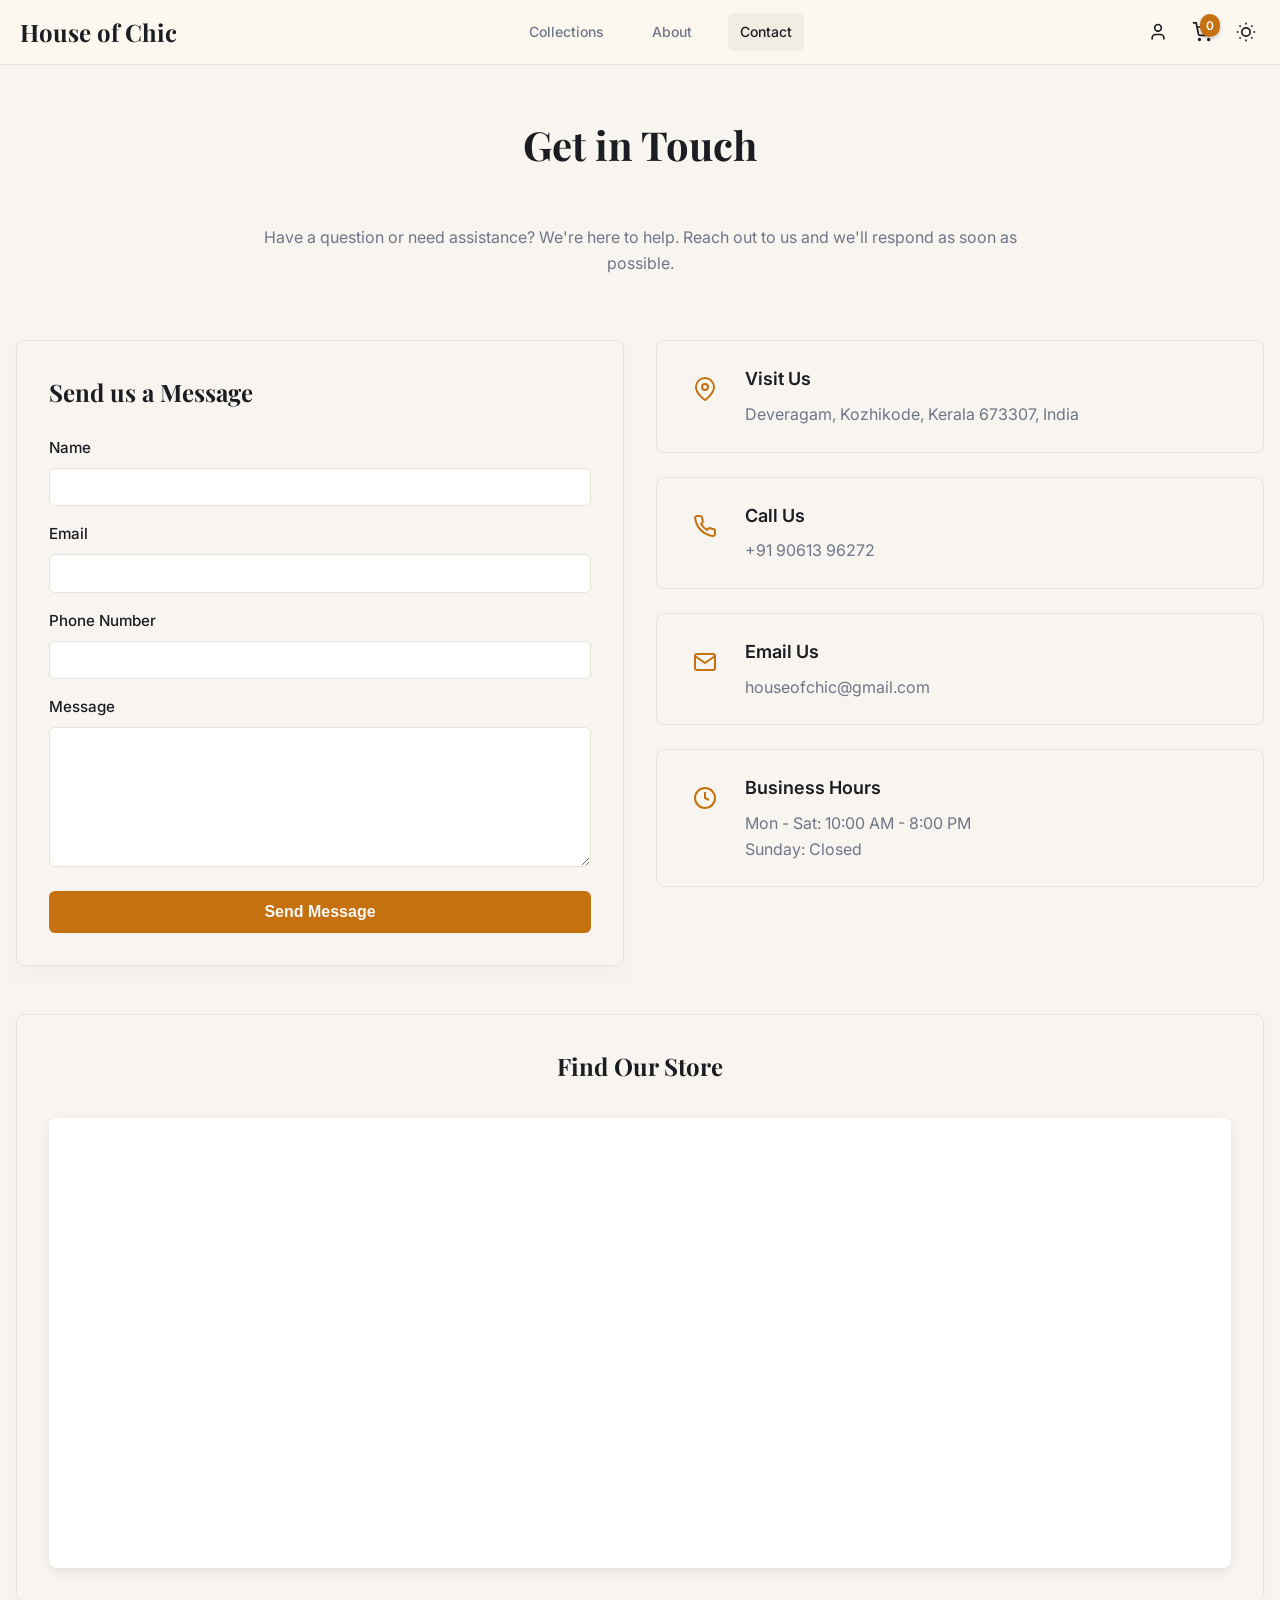
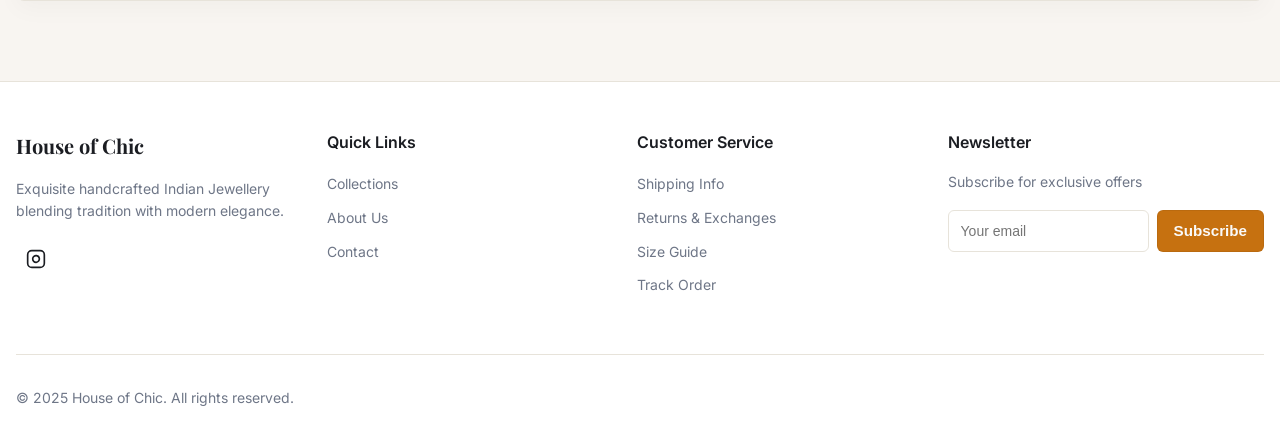
<file: contact.html>
<!DOCTYPE html>
<html lang="en">
<head>
    <meta charset="UTF-8">
    <meta name="viewport" content="width=device-width, initial-scale=1.0">
    <title>Contact Us - House of Chic</title>
    <link href="https://fonts.googleapis.com/css2?family=Inter:wght@300;400;500;600;700&family=Playfair+Display:wght@400;500;600;700;800&display=swap" rel="stylesheet">
    <link rel="stylesheet" href="styles.css">
    <style>
        .contact-layout {
            display: grid;
            grid-template-columns: 1fr 1fr;
            gap: 2rem;
            padding: 3rem 0;
        }
        
        .contact-card {
            border: 1px solid var(--border);
            border-radius: 0.5rem;
            padding: 2rem;
        }
        
        .contact-card h2 {
            font-family: var(--font-serif);
            font-size: 1.5rem;
            font-weight: 700;
            margin-bottom: 1.5rem;
        }
        
        .info-card {
            border: 1px solid var(--border);
            border-radius: 0.5rem;
            padding: 1.5rem;
            margin-bottom: 1.5rem;
            transition: all 0.2s;
        }
        
        .info-card:hover {
            transform: translateY(-2px);
            box-shadow: 0 4px 12px rgba(0,0,0,0.08);
        }
        
        .info-card-content {
            display: flex;
            gap: 1rem;
        }
        
        .info-icon {
            display: flex;
            align-items: center;
            justify-content: center;
            width: 3rem;
            height: 3rem;
            border-radius: 50%;
            background: rgba(var(--primary), 0.1);
            color: var(--primary);
            flex-shrink: 0;
        }
        
        .info-details h3 {
            font-weight: 600;
            font-size: 1.125rem;
            margin-bottom: 0.5rem;
        }
        
        .info-details p {
            color: var(--muted-foreground);
            white-space: pre-line;
        }
        
        .map-container {
            margin-top: 2rem;
            border-radius: 0.5rem;
            overflow: hidden;
            box-shadow: 0 4px 12px rgba(0, 0, 0, 0.08);
            background: var(--card);
            position: relative;
            width: 100%;
        }
        
        .map-container iframe {
            display: block;
            width: 100%;
            border: none;
            transition: opacity 0.3s;
        }
        
        .map-container iframe:hover {
            opacity: 0.95;
        }

        /* Contact form improvements */
        .contact-card {
            background: var(--background);
            box-shadow: 0 8px 24px rgba(16,24,40,0.03);
        }

        .form-group {
            margin-bottom: 1rem;
        }

        .form-label {
            display: block;
            font-size: 0.95rem;
            margin-bottom: 0.5rem;
            color: var(--muted-foreground);
            font-weight: 600;
        }

        .form-input {
            width: 100%;
            padding: 0.6rem 0.75rem;
            border: 1px solid var(--border);
            border-radius: 0.375rem;
            font-size: 0.95rem;
            color: var(--foreground);
            background: var(--card);
            transition: border-color 0.15s, box-shadow 0.15s;
        }

        .form-input:focus {
            outline: none;
            border-color: rgba(255, 138, 0, 0.9);
            box-shadow: 0 6px 18px rgba(255,138,0,0.06);
        }

        textarea.form-input {
            min-height: 140px;
        }

        .contact-card .btn {
            padding: 0.7rem 1rem;
            border-radius: 0.375rem;
            font-weight: 700;
        }

        /* Responsive tweaks */
        @media (max-width: 768px) {
            .contact-layout { padding: 1.5rem 0; gap: 1.25rem; }
            .contact-card { padding: 1.25rem; }
        }
        
        @media (max-width: 1024px) {
            .contact-layout {
                grid-template-columns: 1fr;
            }
        }
    </style>
</head>
<body>
    <!-- Header -->
    <header class="header">
        <div class="container">
            <div class="header-content">
                <h1 class="logo"><a href="index.html">House of Chic</a></h1>
                <nav class="nav">
                    <a href="collections.html" class="nav-link">Collections</a>
                    <a href="about.html" class="nav-link">About</a>
                    <a href="contact.html" class="nav-link active">Contact</a>
                </nav>
                <div class="header-actions">
                    <a href="login.html" class="icon-btn">
                        <svg width="20" height="20" viewBox="0 0 24 24" fill="none" stroke="currentColor" stroke-width="2">
                            <path d="M19 21v-2a4 4 0 0 0-4-4H9a4 4 0 0 0-4 4v2"></path>
                            <circle cx="12" cy="7" r="4"></circle>
                        </svg>
                    </a>
                    <a href="cart.html" class="icon-btn cart-btn">
                        <svg width="20" height="20" viewBox="0 0 24 24" fill="none" stroke="currentColor" stroke-width="2">
                            <circle cx="9" cy="21" r="1"></circle>
                            <circle cx="20" cy="21" r="1"></circle>
                            <path d="M1 1h4l2.68 13.39a2 2 0 0 0 2 1.61h9.72a2 2 0 0 0 2-1.61L23 6H6"></path>
                        </svg>
                        <span class="cart-badge">0</span>
                    </a>
                    <button class="icon-btn" id="themeToggle">
                        <svg class="sun-icon" width="20" height="20" viewBox="0 0 24 24" fill="none" stroke="currentColor" stroke-width="2">
                            <circle cx="12" cy="12" r="5"></circle>
                            <line x1="12" y1="1" x2="12" y2="3"></line>
                            <line x1="12" y1="21" x2="12" y2="23"></line>
                            <line x1="4.22" y1="4.22" x2="5.64" y2="5.64"></line>
                            <line x1="18.36" y1="18.36" x2="19.78" y2="19.78"></line>
                            <line x1="1" y1="12" x2="3" y2="12"></line>
                            <line x1="21" y1="12" x2="23" y2="12"></line>
                            <line x1="4.22" y1="19.78" x2="5.64" y2="18.36"></line>
                            <line x1="18.36" y1="5.64" x2="19.78" y2="4.22"></line>
                        </svg>
                    </button>
                </div>
            </div>
        </div>
    </header>

    <main class="container">
        <div style="text-align: center; padding: 3rem 0 1rem;">
            <h1 class="section-title">Get in Touch</h1>
            <p class="text-muted" style="max-width: 48rem; margin: 0 auto;">
                Have a question or need assistance? We're here to help. Reach out to us and we'll respond as soon as possible.
            </p>
        </div>

        <div class="contact-layout">
            <div class="contact-card">
                <h2>Send us a Message</h2>
                <form id="contactForm">
                    <div class="form-group">
                        <label class="form-label">Name</label>
                        <input type="text" class="form-input" required>
                    </div>
                    <div class="form-group">
                        <label class="form-label">Email</label>
                        <input type="email" class="form-input" required>
                    </div>
                    <div class="form-group">
                        <label class="form-label">Phone Number</label>
                        <input type="tel" class="form-input">
                    </div>
                    <div class="form-group">
                        <label class="form-label">Message</label>
                        <textarea class="form-input" rows="5" required style="resize: vertical;"></textarea>
                    </div>
                    <button type="submit" class="btn btn-primary" style="width: 100%; background: var(--primary); color: var(--primary-foreground);">
                        Send Message
                    </button>
                </form>
            </div>

            <div>
                <div class="info-card">
                    <div class="info-card-content">
                        <div class="info-icon">
                            <svg width="24" height="24" viewBox="0 0 24 24" fill="none" stroke="currentColor" stroke-width="2">
                                <path d="M21 10c0 7-9 13-9 13s-9-6-9-13a9 9 0 0 1 18 0z"></path>
                                <circle cx="12" cy="10" r="3"></circle>
                            </svg>
                        </div>
                        <div class="info-details">
                            <h3>Visit Us</h3>
                            <p>Deveragam, Kozhikode, Kerala 673307, India
                            </p>
                        </div>
                    </div>
                </div>

                <div class="info-card">
                    <div class="info-card-content">
                        <div class="info-icon">
                            <svg width="24" height="24" viewBox="0 0 24 24" fill="none" stroke="currentColor" stroke-width="2">
                                <path d="M22 16.92v3a2 2 0 0 1-2.18 2 19.79 19.79 0 0 1-8.63-3.07 19.5 19.5 0 0 1-6-6 19.79 19.79 0 0 1-3.07-8.67A2 2 0 0 1 4.11 2h3a2 2 0 0 1 2 1.72 12.84 12.84 0 0 0 .7 2.81 2 2 0 0 1-.45 2.11L8.09 9.91a16 16 0 0 0 6 6l1.27-1.27a2 2 0 0 1 2.11-.45 12.84 12.84 0 0 0 2.81.7A2 2 0 0 1 22 16.92z"></path>
                            </svg>
                        </div>
                        <div class="info-details">
                            <h3>Call Us</h3>
                            <p>+91 90613 96272</p>
                        </div>
                    </div>
                </div>

                <div class="info-card">
                    <div class="info-card-content">
                        <div class="info-icon">
                            <svg width="24" height="24" viewBox="0 0 24 24" fill="none" stroke="currentColor" stroke-width="2">
                                <path d="M4 4h16c1.1 0 2 .9 2 2v12c0 1.1-.9 2-2 2H4c-1.1 0-2-.9-2-2V6c0-1.1.9-2 2-2z"></path>
                                <polyline points="22,6 12,13 2,6"></polyline>
                            </svg>
                        </div>
                        <div class="info-details">
                            <h3>Email Us</h3>
                            <p>houseofchic@gmail.com</p>
                        </div>
                    </div>
                </div>

                <div class="info-card">
                    <div class="info-card-content">
                        <div class="info-icon">
                            <svg width="24" height="24" viewBox="0 0 24 24" fill="none" stroke="currentColor" stroke-width="2">
                                <circle cx="12" cy="12" r="10"></circle>
                                <polyline points="12 6 12 12 16 14"></polyline>
                            </svg>
                        </div>
                        <div class="info-details">
                            <h3>Business Hours</h3>
                            <p>Mon - Sat: 10:00 AM - 8:00 PM
Sunday: Closed</p>
                        </div>
                    </div>
                </div>
            </div>
        </div>

        <div class="contact-card" style="margin-bottom: 3rem;">
            <h2 style="text-align: center;">Find Our Store</h2>
            <div class="map-container">
                <iframe 
                    src="https://www.google.com/maps/embed?pb=!1m14!1m12!1m3!1d1261.3600872984557!2d75.68278330983888!3d11.453203084412653!2m3!1f0!2f0!3f0!3m2!1i1024!2i768!4f13.1!5e0!3m2!1sen!2sin!4v1761333359644!5m2!1sen!2sin" 
                    width="100%" 
                    height="450" 
                    style="border:0; border-radius: 0.5rem;" 
                    allowfullscreen="" 
                    loading="lazy" 
                    referrerpolicy="no-referrer-when-downgrade">
                </iframe>
            </div>
        </div>
    </main>

    <!-- Footer -->
    <footer class="footer">
        <div class="container">
            <div class="grid grid-4 footer-grid">
                <div>
                    <h3 class="footer-title"><a href="index.html">House of Chic</a></h3>
                    <p class="footer-text">Exquisite handcrafted Indian Jewellery blending tradition with modern elegance.</p>
                    <div class="social-links">
                        <a href="https://www.instagram.com/_houseofchic__" target="_blank" rel="noopener noreferrer" class="social-link" aria-label="Follow us on Instagram">
                            <svg width="20" height="20" viewBox="0 0 24 24" fill="none" stroke="currentColor" stroke-width="2">
                                <rect x="2" y="2" width="20" height="20" rx="5" ry="5"></rect>
                                <path d="M16 11.37A4 4 0 1 1 12.63 8 4 4 0 0 1 16 11.37z"></path>
                                <line x1="17.5" y1="6.5" x2="17.51" y2="6.5"></line>
                            </svg>
                        </a>
                    </div>
                </div>
                <div>
                    <h4 class="footer-heading">Quick Links</h4>
                    <ul class="footer-links">
                        <li><a href="collections.html">Collections</a></li>
                        <li><a href="about.html">About Us</a></li>
                        <li><a href="contact.html">Contact</a></li>
                    </ul>
                </div>
                <div>
                    <h4 class="footer-heading">Customer Service</h4>
                                        <ul class="footer-links">
                        <li><a href="shipping-info.html">Shipping Info</a></li>
                        <li><a href="returns-exchanges.html">Returns & Exchanges</a></li>
                        <li><a href="size-guide.html">Size Guide</a></li>
                        <li><a href="track-order.html">Track Order</a></li>
                    </ul>
                </div>
                <div>
                    <h4 class="footer-heading">Newsletter</h4>
                    <p class="footer-text">Subscribe for exclusive offers</p>
                    <form class="newsletter-form">
                        <input type="email" placeholder="Your email" class="newsletter-input">
                        <button type="submit" class="btn btn-primary" style="background: var(--primary); color: var(--primary-foreground);">Subscribe</button>
                    </form>
                </div>
            </div>
            <div class="footer-bottom">
                <p class="footer-copyright">© 2025 House of Chic. All rights reserved.</p>
            </div>
        </div>
    </footer>

    <script src="script.js"></script>
    <script>
        document.getElementById('contactForm').addEventListener('submit', (e) => {
            e.preventDefault();
            alert('Thank you for your message! We will get back to you soon.');
            e.target.reset();
        });
    </script>
</body>
</html>
</file>
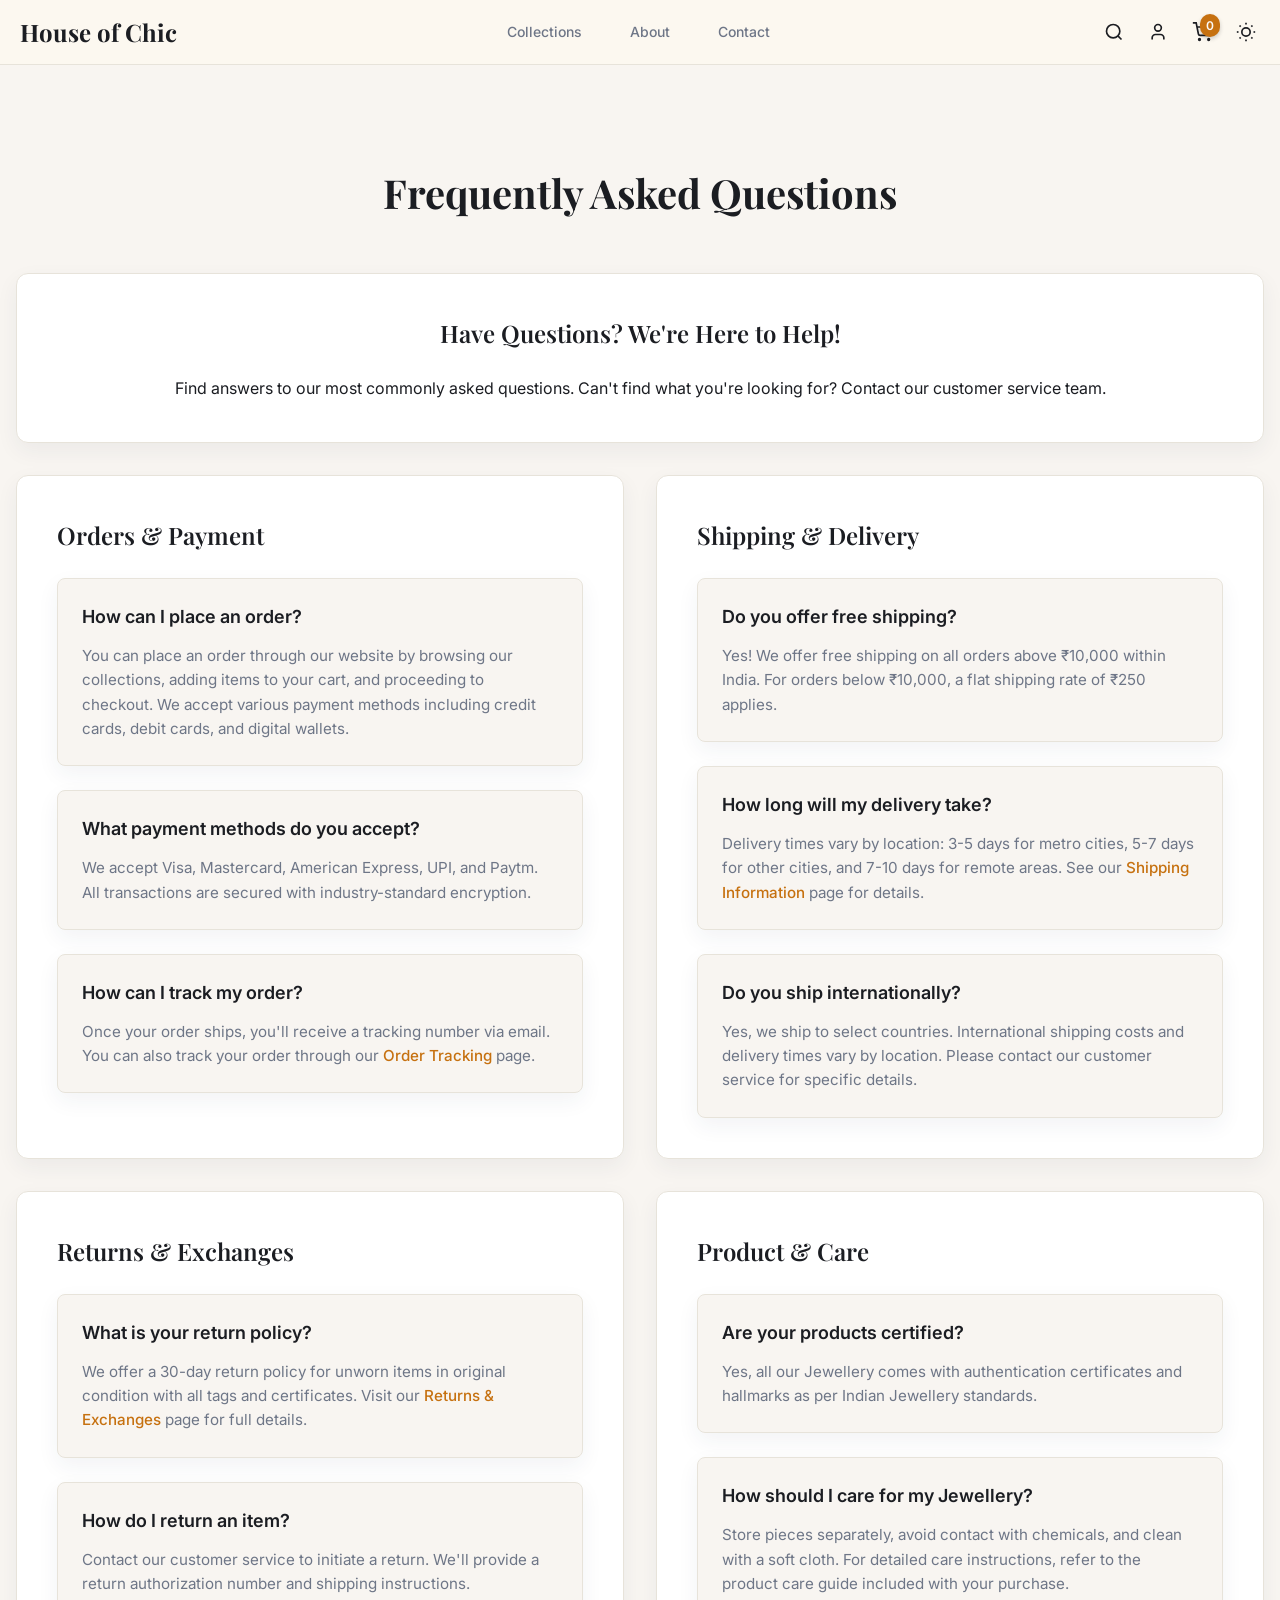
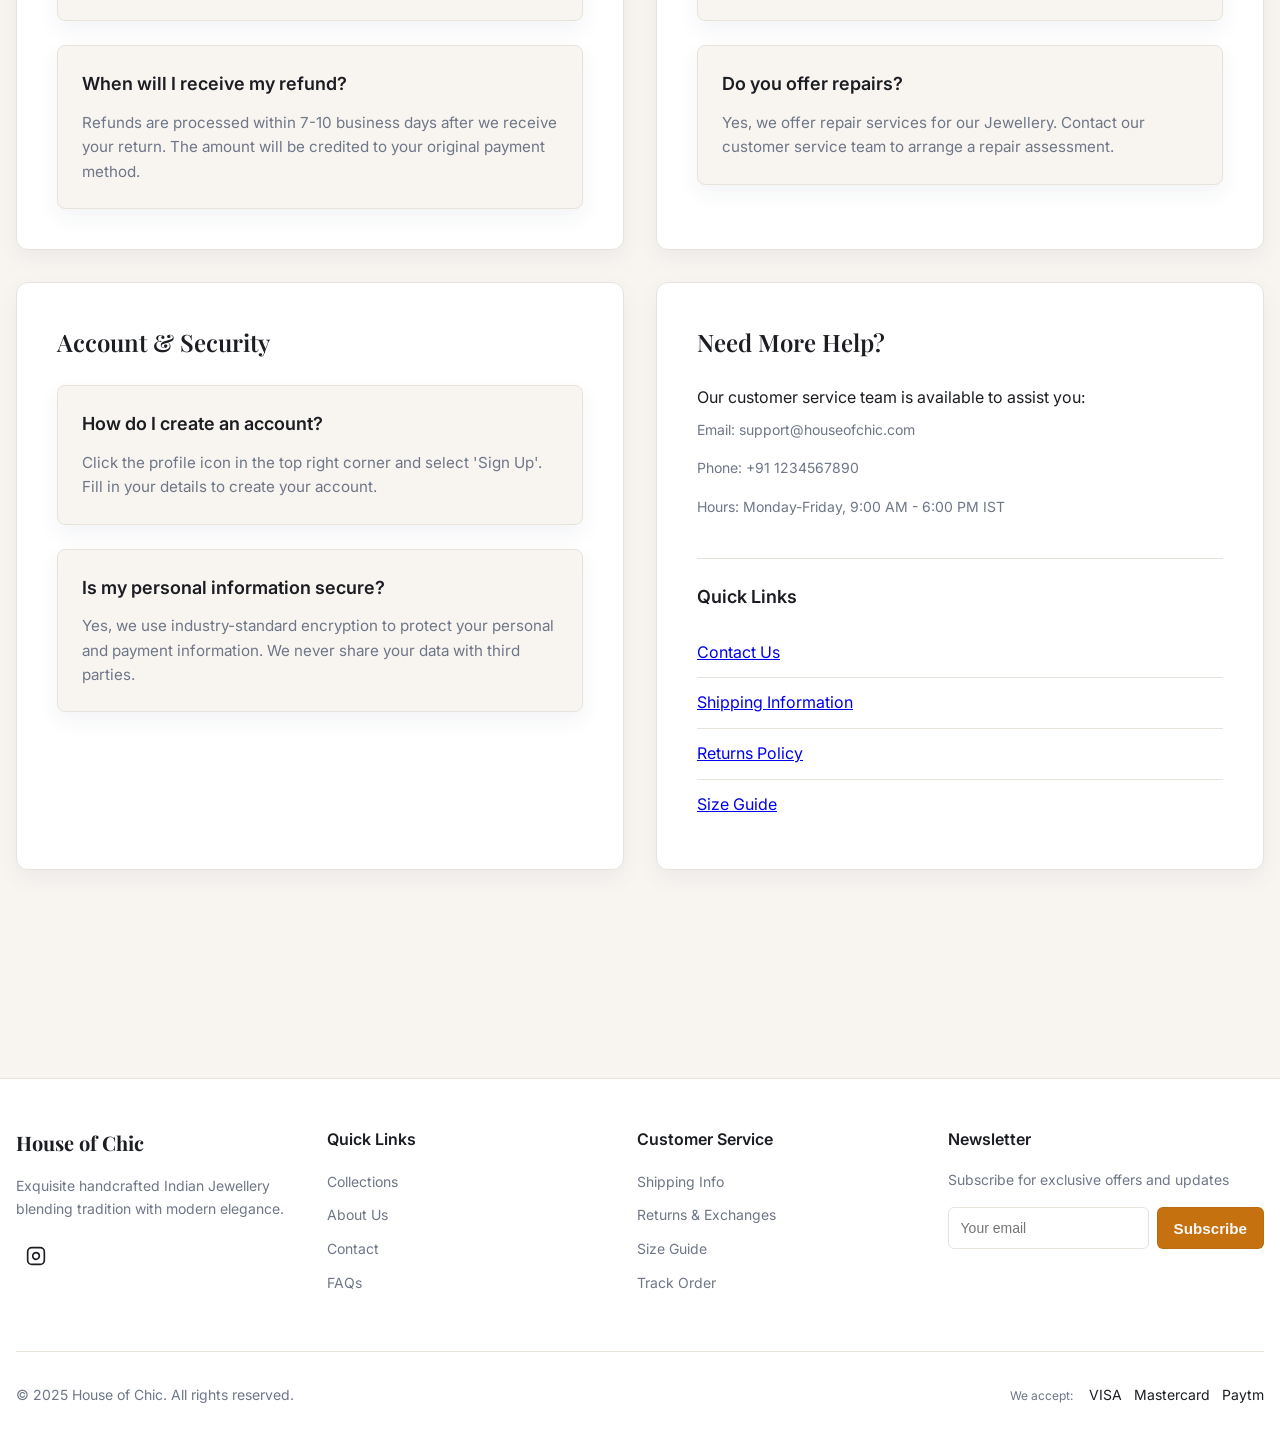
<file: faqs.html>
<!DOCTYPE html>
<html lang="en">
<head>
    <meta charset="UTF-8">
    <meta name="viewport" content="width=device-width, initial-scale=1.0">
    <title>Frequently Asked Questions - House of Chic</title>
    <meta name="description" content="Find answers to common questions about House of Chic Jewellery, orders, shipping, returns, and more.">
    <link rel="preconnect" href="https://fonts.googleapis.com">
    <link rel="preconnect" href="https://fonts.gstatic.com" crossorigin>
    <link href="https://fonts.googleapis.com/css2?family=Inter:wght@300;400;500;600;700&family=Playfair+Display:wght@400;500;600;700;800&display=swap" rel="stylesheet">
    <link rel="stylesheet" href="styles.css">
</head>
<body>
    <!-- Header -->
    <header class="header">
        <div class="container">
            <div class="header-content">
                <button class="mobile-menu-btn" id="mobileMenuBtn">
                    <span class="menu-icon">☰</span>
                </button>
                <h1 class="logo"><a href="index.html">House of Chic</a></h1>
                
                <nav class="nav" id="mainNav">
                    <a href="collections.html" class="nav-link">Collections</a>
                    <a href="about.html" class="nav-link">About</a>
                    <a href="contact.html" class="nav-link">Contact</a>
                </nav>

                <div class="header-actions">
                    <button class="icon-btn" id="searchBtn">
                        <svg width="20" height="20" viewBox="0 0 24 24" fill="none" stroke="currentColor" stroke-width="2">
                            <circle cx="11" cy="11" r="8"></circle>
                            <path d="m21 21-4.35-4.35"></path>
                        </svg>
                    </button>
                    <a href="login.html" class="icon-btn">
                        <svg width="20" height="20" viewBox="0 0 24 24" fill="none" stroke="currentColor" stroke-width="2">
                            <path d="M19 21v-2a4 4 0 0 0-4-4H9a4 4 0 0 0-4 4v2"></path>
                            <circle cx="12" cy="7" r="4"></circle>
                        </svg>
                    </a>
                    <a href="cart.html" class="icon-btn cart-btn">
                        <svg width="20" height="20" viewBox="0 0 24 24" fill="none" stroke="currentColor" stroke-width="2">
                            <circle cx="9" cy="21" r="1"></circle>
                            <circle cx="20" cy="21" r="1"></circle>
                            <path d="M1 1h4l2.68 13.39a2 2 0 0 0 2 1.61h9.72a2 2 0 0 0 2-1.61L23 6H6"></path>
                        </svg>
                        <span class="cart-badge">0</span>
                    </a>
                    <button class="icon-btn" id="themeToggle">
                        <svg class="sun-icon" width="20" height="20" viewBox="0 0 24 24" fill="none" stroke="currentColor" stroke-width="2">
                            <circle cx="12" cy="12" r="5"></circle>
                            <line x1="12" y1="1" x2="12" y2="3"></line>
                            <line x1="12" y1="21" x2="12" y2="23"></line>
                            <line x1="4.22" y1="4.22" x2="5.64" y2="5.64"></line>
                            <line x1="18.36" y1="18.36" x2="19.78" y2="19.78"></line>
                            <line x1="1" y1="12" x2="3" y2="12"></line>
                            <line x1="21" y1="12" x2="23" y2="12"></line>
                            <line x1="4.22" y1="19.78" x2="5.64" y2="18.36"></line>
                            <line x1="18.36" y1="5.64" x2="19.78" y2="4.22"></line>
                        </svg>
                    </button>
                </div>
            </div>
        </div>
    </header>

    <!-- Main Content -->
    <main class="section">
        <div class="container">
            <h1 class="section-title text-center">Frequently Asked Questions</h1>
            
            <div class="content-card">
                <h2 class="card-title text-center">Have Questions? We're Here to Help!</h2>
                <p class="text-center">Find answers to our most commonly asked questions. Can't find what you're looking for? Contact our customer service team.</p>
            </div>

            <div class="grid grid-2">
                <div class="content-card">
                    <h2 class="card-title">Orders & Payment</h2>
                    <div class="faq-list">
                        <div class="faq-item">
                            <h3>How can I place an order?</h3>
                            <p>You can place an order through our website by browsing our collections, adding items to your cart, and proceeding to checkout. We accept various payment methods including credit cards, debit cards, and digital wallets.</p>
                        </div>
                        <div class="faq-item">
                            <h3>What payment methods do you accept?</h3>
                            <p>We accept Visa, Mastercard, American Express, UPI, and Paytm. All transactions are secured with industry-standard encryption.</p>
                        </div>
                        <div class="faq-item">
                            <h3>How can I track my order?</h3>
                            <p>Once your order ships, you'll receive a tracking number via email. You can also track your order through our <a href="track-order.html">Order Tracking</a> page.</p>
                        </div>
                    </div>
                </div>

                <div class="content-card">
                    <h2 class="card-title">Shipping & Delivery</h2>
                    <div class="faq-list">
                        <div class="faq-item">
                            <h3>Do you offer free shipping?</h3>
                            <p>Yes! We offer free shipping on all orders above ₹10,000 within India. For orders below ₹10,000, a flat shipping rate of ₹250 applies.</p>
                        </div>
                        <div class="faq-item">
                            <h3>How long will my delivery take?</h3>
                            <p>Delivery times vary by location: 3-5 days for metro cities, 5-7 days for other cities, and 7-10 days for remote areas. See our <a href="shipping-info.html">Shipping Information</a> page for details.</p>
                        </div>
                        <div class="faq-item">
                            <h3>Do you ship internationally?</h3>
                            <p>Yes, we ship to select countries. International shipping costs and delivery times vary by location. Please contact our customer service for specific details.</p>
                        </div>
                    </div>
                </div>
            </div>

            <div class="grid grid-2">
                <div class="content-card">
                    <h2 class="card-title">Returns & Exchanges</h2>
                    <div class="faq-list">
                        <div class="faq-item">
                            <h3>What is your return policy?</h3>
                            <p>We offer a 30-day return policy for unworn items in original condition with all tags and certificates. Visit our <a href="returns-exchanges.html">Returns & Exchanges</a> page for full details.</p>
                        </div>
                        <div class="faq-item">
                            <h3>How do I return an item?</h3>
                            <p>Contact our customer service to initiate a return. We'll provide a return authorization number and shipping instructions.</p>
                        </div>
                        <div class="faq-item">
                            <h3>When will I receive my refund?</h3>
                            <p>Refunds are processed within 7-10 business days after we receive your return. The amount will be credited to your original payment method.</p>
                        </div>
                    </div>
                </div>

                <div class="content-card">
                    <h2 class="card-title">Product & Care</h2>
                    <div class="faq-list">
                        <div class="faq-item">
                            <h3>Are your products certified?</h3>
                            <p>Yes, all our Jewellery comes with authentication certificates and hallmarks as per Indian Jewellery standards.</p>
                        </div>
                        <div class="faq-item">
                            <h3>How should I care for my Jewellery?</h3>
                            <p>Store pieces separately, avoid contact with chemicals, and clean with a soft cloth. For detailed care instructions, refer to the product care guide included with your purchase.</p>
                        </div>
                        <div class="faq-item">
                            <h3>Do you offer repairs?</h3>
                            <p>Yes, we offer repair services for our Jewellery. Contact our customer service team to arrange a repair assessment.</p>
                        </div>
                    </div>
                </div>
            </div>

            <div class="grid grid-2">
                <div class="content-card">
                    <h2 class="card-title">Account & Security</h2>
                    <div class="faq-list">
                        <div class="faq-item">
                            <h3>How do I create an account?</h3>
                            <p>Click the profile icon in the top right corner and select 'Sign Up'. Fill in your details to create your account.</p>
                        </div>
                        <div class="faq-item">
                            <h3>Is my personal information secure?</h3>
                            <p>Yes, we use industry-standard encryption to protect your personal and payment information. We never share your data with third parties.</p>
                        </div>
                    </div>
                </div>

                <div class="content-card">
                    <h2 class="card-title">Need More Help?</h2>
                    <p>Our customer service team is available to assist you:</p>
                    <ul class="contact-list">
                        <li>Email: support@houseofchic.com</li>
                        <li>Phone: +91 1234567890</li>
                        <li>Hours: Monday-Friday, 9:00 AM - 6:00 PM IST</li>
                    </ul>
                    <div class="quick-links">
                        <h3>Quick Links</h3>
                        <ul class="list-unstyled">
                            <li><a href="contact.html">Contact Us</a></li>
                            <li><a href="shipping-info.html">Shipping Information</a></li>
                            <li><a href="returns-exchanges.html">Returns Policy</a></li>
                            <li><a href="size-guide.html">Size Guide</a></li>
                        </ul>
                    </div>
                </div>
            </div>
        </div>
    </main>

    <!-- Footer -->
    <footer class="footer">
        <div class="container">
            <div class="grid grid-4 footer-grid">
                <div>
                    <h3 class="footer-title"><a href="index.html">House of Chic</a></h3>
                    <p class="footer-text">Exquisite handcrafted Indian Jewellery blending tradition with modern elegance.</p>
                    <div class="social-links">
                        <a href="https://www.instagram.com/_houseofchic__" target="_blank" rel="noopener noreferrer" class="social-link" aria-label="Follow us on Instagram">
                            <svg width="20" height="20" viewBox="0 0 24 24" fill="none" stroke="currentColor" stroke-width="2">
                                <rect x="2" y="2" width="20" height="20" rx="5" ry="5"></rect>
                                <path d="M16 11.37A4 4 0 1 1 12.63 8 4 4 0 0 1 16 11.37z"></path>
                                <line x1="17.5" y1="6.5" x2="17.51" y2="6.5"></line>
                            </svg>
                        </a>
                    </div>
                </div>
                <div>
                    <h4 class="footer-heading">Quick Links</h4>
                    <ul class="footer-links">
                        <li><a href="collections.html">Collections</a></li>
                        <li><a href="about.html">About Us</a></li>
                        <li><a href="contact.html">Contact</a></li>
                        <li><a href="faqs.html">FAQs</a></li>
                    </ul>
                </div>
                <div>
                    <h4 class="footer-heading">Customer Service</h4>
                    <ul class="footer-links">
                        <li><a href="shipping-info.html">Shipping Info</a></li>
                        <li><a href="returns-exchanges.html">Returns & Exchanges</a></li>
                        <li><a href="size-guide.html">Size Guide</a></li>
                        <li><a href="track-order.html">Track Order</a></li>
                    </ul>
                </div>
                <div>
                    <h4 class="footer-heading">Newsletter</h4>
                    <p class="footer-text">Subscribe for exclusive offers and updates</p>
                    <form class="newsletter-form">
                        <input type="email" placeholder="Your email" class="newsletter-input">
                        <button type="submit" class="btn btn-primary">Subscribe</button>
                    </form>
                </div>
            </div>
            <div class="footer-bottom">
                <p class="footer-copyright">© 2025 House of Chic. All rights reserved.</p>
                <div class="payment-methods">
                    <span class="payment-text">We accept:</span>
                    <div class="payment-icons">
                        <span>VISA</span>
                        <span>Mastercard</span>
                        <span>Paytm</span>
                    </div>
                </div>
            </div>
        </div>
    </footer>

    <script src="script.js"></script>
</body>
</html>
</file>
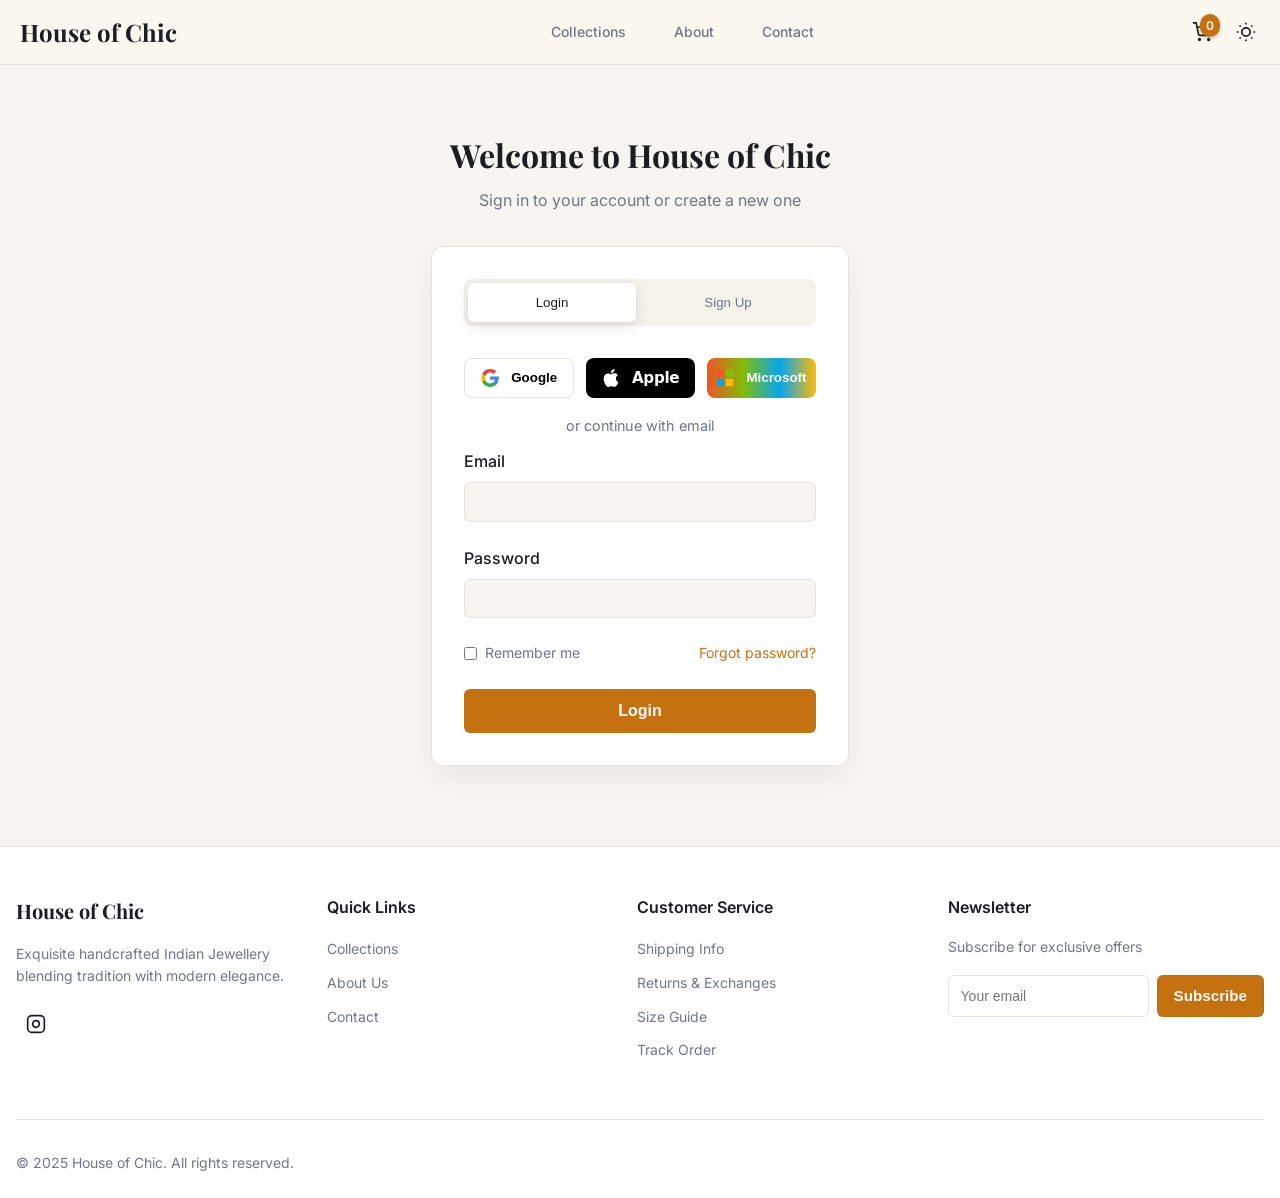
<file: login.html>
<!DOCTYPE html>
<html lang="en">
<head>
    <meta charset="UTF-8">
    <meta name="viewport" content="width=device-width, initial-scale=1.0">
    <title>Login - House of Chic</title>
    <link href="https://fonts.googleapis.com/css2?family=Inter:wght@300;400;500;600;700&family=Playfair+Display:wght@400;500;600;700;800&display=swap" rel="stylesheet">
    <link rel="stylesheet" href="styles.css">
    <style>
        .login-container {
            max-width: 450px;
            margin: 4rem auto;
            padding: 0 1rem;
        }
        
        .login-header {
            text-align: center;
            margin-bottom: 2rem;
        }
        
        .login-title {
            font-family: var(--font-serif);
            font-size: 2rem;
            font-weight: 700;
            margin-bottom: 0.5rem;
        }
        
        .tabs {
            display: grid;
            grid-template-columns: 1fr 1fr;
            gap: 0.5rem;
            margin-bottom: 2rem;
            background: var(--muted);
            padding: 0.25rem;
            border-radius: 0.5rem;
        }
        
        .tab {
            padding: 0.75rem;
            border: none;
            background: none;
            cursor: pointer;
            font-weight: 500;
            border-radius: 0.375rem;
            transition: all 0.2s;
        }
        
        .tab.active {
            background: var(--background);
            box-shadow: 0 1px 3px rgba(0,0,0,0.1);
        }
        
        .tab-content {
            display: none;
        }
        
        .tab-content.active {
            display: block;
        }
        
        .login-card {
            border: 1px solid var(--border);
            border-radius: 0.5rem;
            padding: 2rem;
        }
        
        .checkbox-group {
            display: flex;
            justify-content: space-between;
            align-items: center;
            font-size: 0.875rem;
            margin-bottom: 1.5rem;
        }
        
        .checkbox-label {
            display: flex;
            align-items: center;
            gap: 0.5rem;
            cursor: pointer;
        }
        
        .forgot-password {
            color: var(--primary);
            cursor: pointer;
            text-decoration: none;
        }
        
        .forgot-password:hover {
            text-decoration: underline;
        }
        
        .terms-text {
            font-size: 0.75rem;
            color: var(--muted-foreground);
            margin-bottom: 1.5rem;
        }

        /* Login card improvements */
        .login-card {
            border: 1px solid var(--border);
            border-radius: 0.75rem;
            padding: 2rem;
            background: var(--card);
            box-shadow: 0 12px 30px rgba(16,24,40,0.06);
            max-width: 520px;
            margin: 0 auto;
        }

        .form-label { display: block; margin-bottom: 0.4rem; font-weight:600; color:var(--muted-foreground); }
        .form-input { width:100%; padding:0.6rem 0.75rem; border:1px solid var(--border); border-radius:0.375rem; background:var(--background); }
        .form-input:focus { outline:none; border-color: rgba(255,138,0,0.9); box-shadow: 0 6px 18px rgba(255,138,0,0.06); }

        .social-login { display:flex; gap:0.75rem; margin-bottom:1rem; }
        .social-btn { flex:1; display:inline-flex; align-items:center; gap:0.75rem; justify-content:center; padding:0.6rem; border-radius:0.5rem; cursor:pointer; font-weight:600; border:1px solid var(--border); background:var(--background); }
        .social-btn svg { width:18px; height:18px; }
        .social-btn.google { background:white; }
        .social-btn.apple { 
            background:#000; 
            color:white; 
            border:none;
            font-family: -apple-system, system-ui, BlinkMacSystemFont, "Segoe UI";
            font-size: 0.95rem;
            letter-spacing: -0.022em;
            height: 40px;
            transition: background-color 0.15s ease;
        }
        .social-btn.apple:hover {
            background-color: #1a1a1a;
        }
        .social-btn.microsoft { background:linear-gradient(90deg,#f35325,#81bc06,#05a6f0,#ffba08); color:white; border:none; }

        .or-sep { text-align:center; margin:0.75rem 0; color:var(--muted-foreground); font-size:0.9rem; }

        /* Improve visibility of login/signup tabs in both light and dark themes */
        .tabs {
            background: var(--muted);
            padding: 0.25rem;
        }

        .tabs .tab {
            color: var(--muted-foreground);
            background: transparent;
            border-radius: 0.375rem;
        }

        .tabs .tab:hover {
            color: var(--foreground);
            background: rgba(0,0,0,0.04);
        }

        .tabs .tab.active {
            background: var(--card);
            color: var(--foreground);
            box-shadow: 0 4px 14px rgba(0,0,0,0.12);
        }

        /* Stronger dark-mode overrides to ensure contrast */
        :root[data-theme="dark"] .tabs {
            background: hsl(230,12%,20%);
        }

        :root[data-theme="dark"] .tabs .tab {
            color: hsl(230,18%,72%);
        }

        :root[data-theme="dark"] .tabs .tab:hover {
            background: hsla(0,0%,100%,0.02);
            color: hsl(0,0%,100%);
        }

        :root[data-theme="dark"] .tabs .tab.active {
            background: hsl(230,25%,14%);
            color: hsl(0,0%,100%);
            box-shadow: 0 6px 20px rgba(0,0,0,0.5);
        }
    </style>
</head>
<body>
    <!-- Header -->
    <header class="header">
        <div class="container">
            <div class="header-content">
                <h1 class="logo"><a href="index.html">House of Chic</a></h1>
                <nav class="nav">
                    <a href="collections.html" class="nav-link">Collections</a>
                    <a href="about.html" class="nav-link">About</a>
                    <a href="contact.html" class="nav-link">Contact</a>
                </nav>
                <div class="header-actions">
                    <a href="cart.html" class="icon-btn cart-btn">
                        <svg width="20" height="20" viewBox="0 0 24 24" fill="none" stroke="currentColor" stroke-width="2">
                            <circle cx="9" cy="21" r="1"></circle>
                            <circle cx="20" cy="21" r="1"></circle>
                            <path d="M1 1h4l2.68 13.39a2 2 0 0 0 2 1.61h9.72a2 2 0 0 0 2-1.61L23 6H6"></path>
                        </svg>
                        <span class="cart-badge">0</span>
                    </a>
                    <button class="icon-btn" id="themeToggle">
                        <svg class="sun-icon" width="20" height="20" viewBox="0 0 24 24" fill="none" stroke="currentColor" stroke-width="2">
                            <circle cx="12" cy="12" r="5"></circle>
                            <line x1="12" y1="1" x2="12" y2="3"></line>
                            <line x1="12" y1="21" x2="12" y2="23"></line>
                            <line x1="4.22" y1="4.22" x2="5.64" y2="5.64"></line>
                            <line x1="18.36" y1="18.36" x2="19.78" y2="19.78"></line>
                            <line x1="1" y1="12" x2="3" y2="12"></line>
                            <line x1="21" y1="12" x2="23" y2="12"></line>
                            <line x1="4.22" y1="19.78" x2="5.64" y2="18.36"></line>
                            <line x1="18.36" y1="5.64" x2="19.78" y2="4.22"></line>
                        </svg>
                    </button>
                </div>
            </div>
        </div>
    </header>

    <main class="login-container">
        <div class="login-header">
            <h1 class="login-title">Welcome to House of Chic</h1>
            <p class="text-muted">Sign in to your account or create a new one</p>
        </div>

        <div class="login-card">
            <div class="tabs">
                <button class="tab active" data-tab="login">Login</button>
                <button class="tab" data-tab="signup">Sign Up</button>
            </div>

            <!-- Social sign-in -->
            <div class="social-login">
                <button class="social-btn google" aria-label="Sign in with Google">
                    <!-- Google G -->
                    <svg viewBox="0 0 533.5 544.3" xmlns="http://www.w3.org/2000/svg" aria-hidden="true"><path fill="#4285F4" d="M533.5 278.4c0-17.4-1.4-34.1-4-50.4H272v95.4h146.9c-6.3 34-25 62.9-53.3 82v68.1h85.9c50.4-46.4 81-114.9 81-195.1z"/><path fill="#34A853" d="M272 544.3c72.6 0 133.6-24 178.1-65.4l-85.9-68.1c-23.9 16-54.3 25.5-92.2 25.5-70.8 0-130.8-47.8-152.2-112.1H31.4v70.6C75.6 486.9 167.4 544.3 272 544.3z"/><path fill="#FBBC05" d="M119.8 331.2c-10.7-31.9-10.7-66.5 0-98.4V162.2H31.4c-37.8 74.6-37.8 162.4 0 237l88.4-67.9z"/><path fill="#EA4335" d="M272 107.7c39.5 0 75 13.6 103 40.5l77.3-77.3C405.6 24.9 344.6 0 272 0 167.4 0 75.6 57.4 31.4 143.2l88.4 70.6C141.2 155.5 201.2 107.7 272 107.7z"/></svg>
                    Google
                </button>
                <button class="social-btn apple" aria-label="Sign in with Apple">
                    <svg viewBox="0 0 24 24" width="18" height="18" fill="currentColor" xmlns="http://www.w3.org/2000/svg" aria-hidden="true">
                        <path d="M12.152 6.896c-.948 0-2.415-1.078-3.96-1.04-2.04.027-3.91 1.183-4.961 3.014-2.117 3.675-.539 9.103 1.519 12.09 1.009 1.465 2.208 3.11 3.792 3.051 1.52-.065 2.09-.987 3.935-.987 1.831 0 2.35.987 3.96.948 1.637-.026 2.676-1.48 3.676-2.948 1.156-1.688 1.636-3.325 1.662-3.415-.039-.013-3.182-1.221-3.22-4.857-.026-3.04 2.48-4.494 2.597-4.559-1.429-2.09-3.623-2.324-4.39-2.376-2-.156-3.675 1.09-4.61 1.09zM15.53 3.83c.843-1.012 1.4-2.427 1.245-3.83-1.207.052-2.662.805-3.532 1.818-.78.896-1.454 2.338-1.273 3.714 1.338.104 2.715-.688 3.559-1.701"/>
                    </svg>
                    Apple
                </button>
                <button class="social-btn microsoft" aria-label="Sign in with Microsoft">
                    <svg viewBox="0 0 24 24" xmlns="http://www.w3.org/2000/svg" aria-hidden="true"><rect x="1" y="1" width="10" height="10" fill="#F35325"/><rect x="13" y="1" width="10" height="10" fill="#81BC06"/><rect x="1" y="13" width="10" height="10" fill="#05A6F0"/><rect x="13" y="13" width="10" height="10" fill="#FFBA08"/></svg>
                    Microsoft
                </button>
            </div>
            <div class="or-sep">or continue with email</div>

            <div id="login" class="tab-content active">
                <form id="loginForm">
                    <div class="form-group">
                        <label class="form-label">Email</label>
                        <input type="email" class="form-input" required>
                    </div>
                    <div class="form-group">
                        <label class="form-label">Password</label>
                        <input type="password" class="form-input" required>
                    </div>
                    <div class="checkbox-group">
                        <label class="checkbox-label">
                            <input type="checkbox">
                            <span class="text-muted">Remember me</span>
                        </label>
                        <a href="#" class="forgot-password">Forgot password?</a>
                    </div>
                    <button type="submit" class="btn btn-primary" style="width: 100%; background: var(--primary); color: var(--primary-foreground);">
                        Login
                    </button>
                </form>
            </div>

            <div id="signup" class="tab-content">
                <form id="signupForm">
                    <div class="form-group">
                        <label class="form-label">Full Name</label>
                        <input type="text" class="form-input" required>
                    </div>
                    <div class="form-group">
                        <label class="form-label">Email</label>
                        <input type="email" class="form-input" required>
                    </div>
                    <div class="form-group">
                        <label class="form-label">Password</label>
                        <input type="password" class="form-input" required>
                    </div>
                    <p class="terms-text">
                        By creating an account, you agree to our Terms of Service and Privacy Policy.
                    </p>
                    <button type="submit" class="btn btn-primary" style="width: 100%; background: var(--primary); color: var(--primary-foreground);">
                        Create Account
                    </button>
                </form>
            </div>
        </div>
    </main>

    <footer class="footer">
        <div class="container">
            <div class="grid grid-4 footer-grid">
                <div>
                    <h3 class="footer-title"><a href="index.html">House of Chic</a></h3>
                    <p class="footer-text">Exquisite handcrafted Indian Jewellery blending tradition with modern elegance.</p>
                    <div class="social-links">
                        <a href="https://www.instagram.com/_houseofchic__" target="_blank" rel="noopener noreferrer" class="social-link" aria-label="Follow us on Instagram">
                            <svg width="20" height="20" viewBox="0 0 24 24" fill="none" stroke="currentColor" stroke-width="2">
                                <rect x="2" y="2" width="20" height="20" rx="5" ry="5"></rect>
                                <path d="M16 11.37A4 4 0 1 1 12.63 8 4 4 0 0 1 16 11.37z"></path>
                                <line x1="17.5" y1="6.5" x2="17.51" y2="6.5"></line>
                            </svg>
                        </a>
                    </div>
                </div>
                <div>
                    <h4 class="footer-heading">Quick Links</h4>
                    <ul class="footer-links">
                        <li><a href="collections.html">Collections</a></li>
                        <li><a href="about.html">About Us</a></li>
                        <li><a href="contact.html">Contact</a></li>
                    </ul>
                </div>
                <div>
                    <h4 class="footer-heading">Customer Service</h4>
                                        <ul class="footer-links">
                        <li><a href="shipping-info.html">Shipping Info</a></li>
                        <li><a href="returns-exchanges.html">Returns & Exchanges</a></li>
                        <li><a href="size-guide.html">Size Guide</a></li>
                        <li><a href="track-order.html">Track Order</a></li>
                    </ul>
                </div>
                <div>
                    <h4 class="footer-heading">Newsletter</h4>
                    <p class="footer-text">Subscribe for exclusive offers</p>
                    <form class="newsletter-form">
                        <input type="email" placeholder="Your email" class="newsletter-input">
                        <button type="submit" class="btn btn-primary" style="background: var(--primary); color: var(--primary-foreground);">Subscribe</button>
                    </form>
                </div>
            </div>
            <div class="footer-bottom">
                <p class="footer-copyright">© 2025 House of Chic. All rights reserved.</p>
            </div>
        </div>
    </footer>

    <script src="script.js"></script>
    <script>
        document.querySelectorAll('.tab').forEach(tab => {
            tab.addEventListener('click', () => {
                const tabName = tab.dataset.tab;
                
                document.querySelectorAll('.tab').forEach(t => t.classList.remove('active'));
                document.querySelectorAll('.tab-content').forEach(c => c.classList.remove('active'));
                
                tab.classList.add('active');
                document.getElementById(tabName).classList.add('active');
            });
        });

        document.getElementById('loginForm').addEventListener('submit', (e) => {
            e.preventDefault();
            alert('Login successful!');
            window.location.href = 'index.html';
        });

        document.getElementById('signupForm').addEventListener('submit', (e) => {
            e.preventDefault();
            alert('Account created successfully!');
            window.location.href = 'index.html';
        });

        // Social buttons (placeholders)
        document.querySelectorAll('.social-btn').forEach(btn => {
            btn.addEventListener('click', (e) => {
                e.preventDefault();
                const provider = btn.textContent.trim();
                alert(`${provider} sign-in is not configured in this demo.`);
            });
        });
    </script>
</body>
</html>
</file>
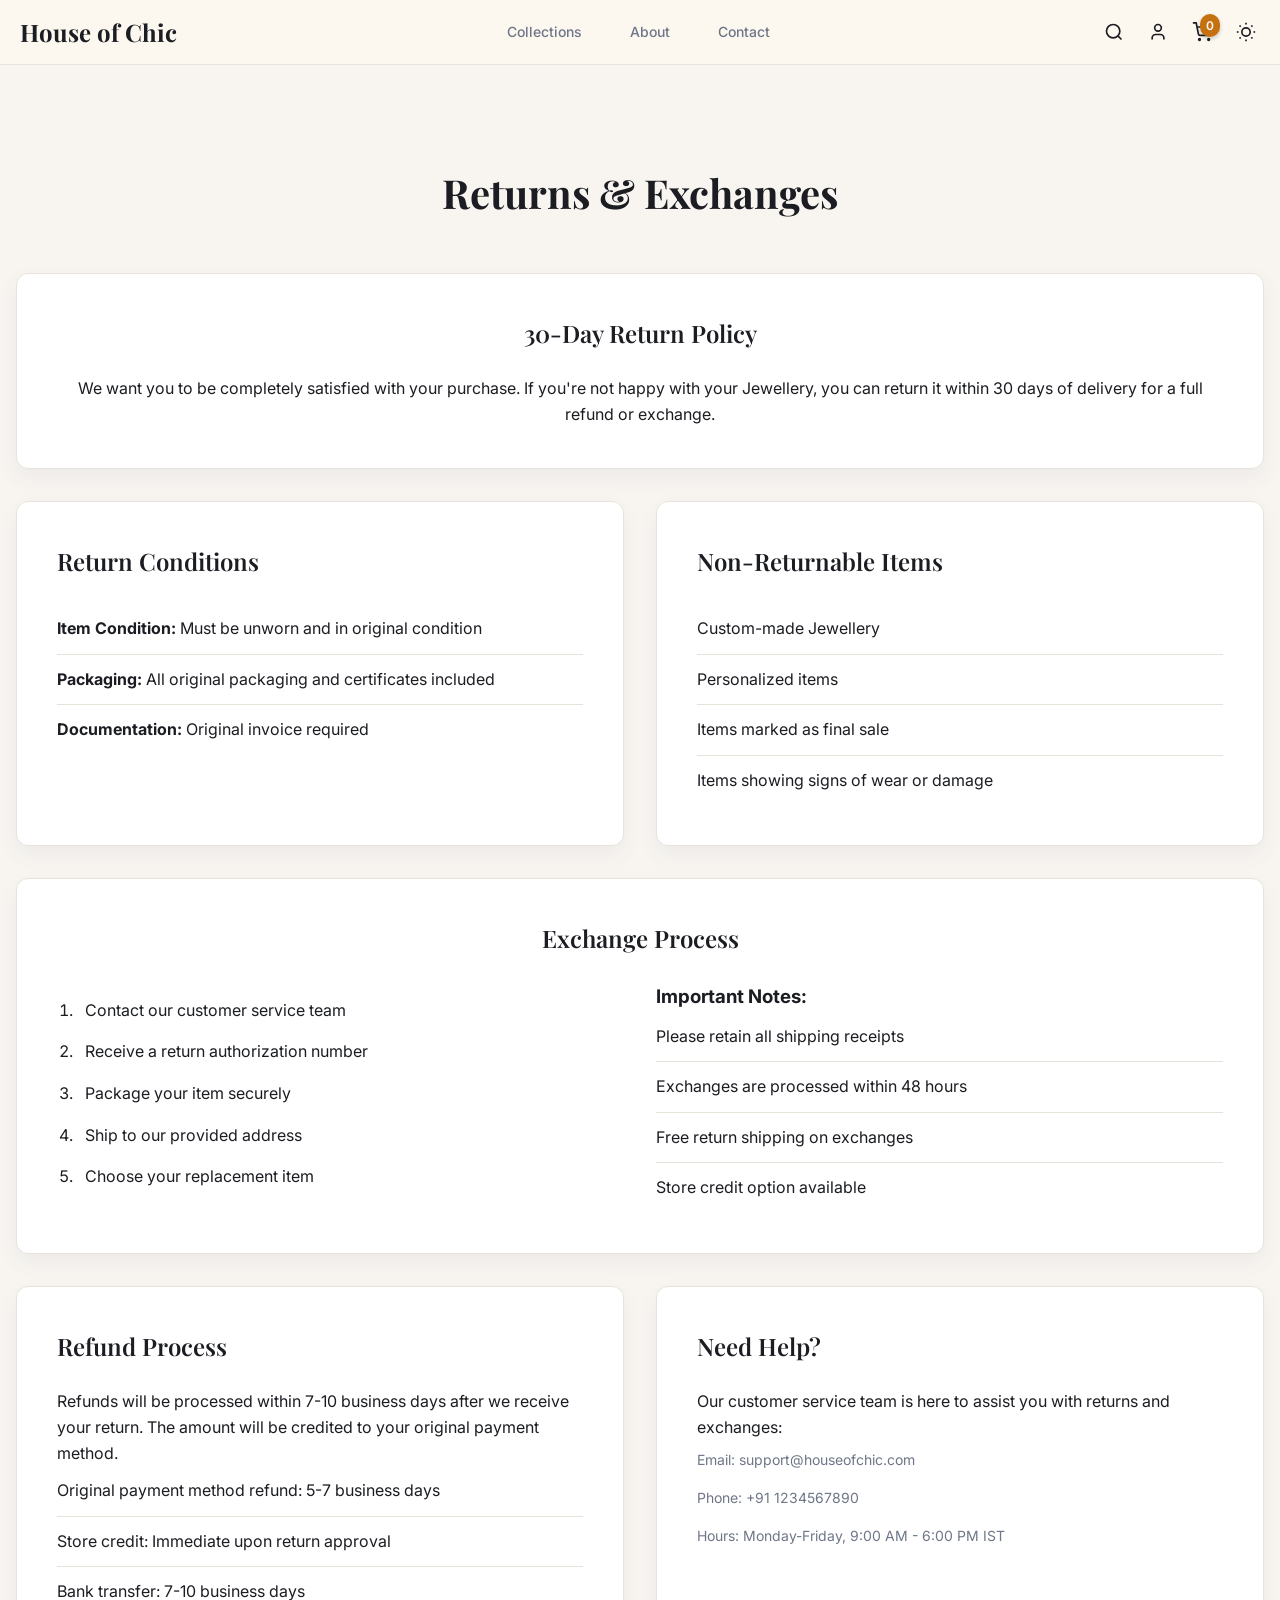
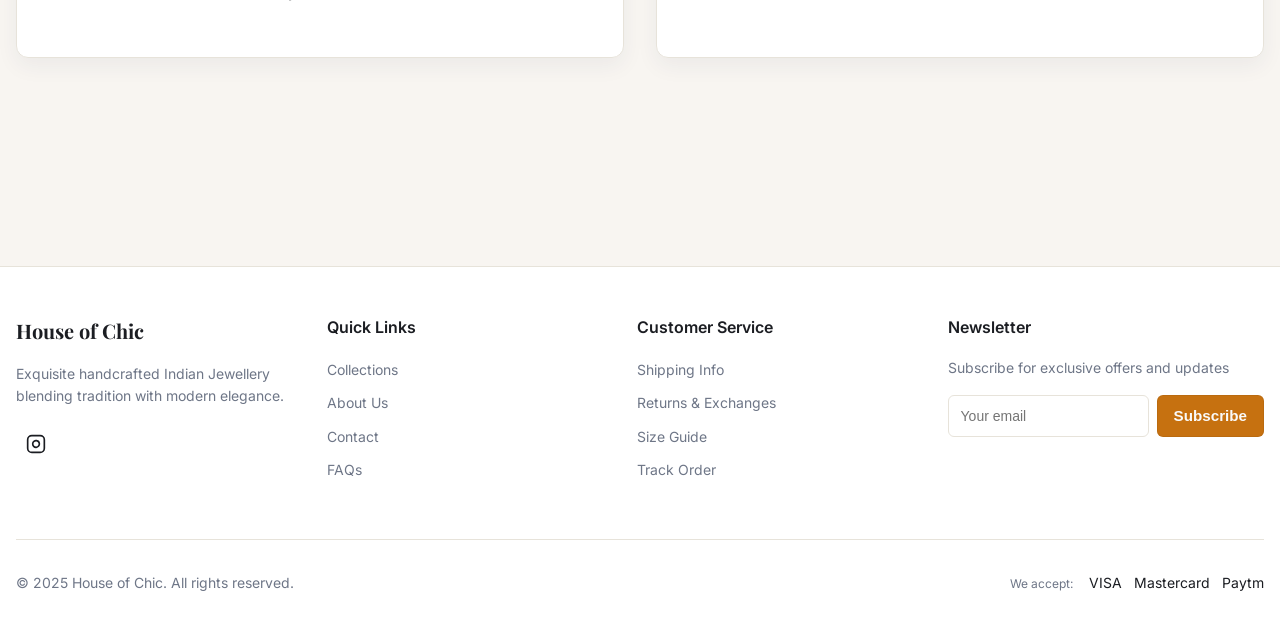
<file: returns-exchanges.html>
<!DOCTYPE html>
<html lang="en">
<head>
    <meta charset="UTF-8">
    <meta name="viewport" content="width=device-width, initial-scale=1.0">
    <title>Returns & Exchanges - House of Chic</title>
    <meta name="description" content="Learn about our returns and exchange policy for Jewellery items at House of Chic.">
    <link rel="preconnect" href="https://fonts.googleapis.com">
    <link rel="preconnect" href="https://fonts.gstatic.com" crossorigin>
    <link href="https://fonts.googleapis.com/css2?family=Inter:wght@300;400;500;600;700&family=Playfair+Display:wght@400;500;600;700;800&display=swap" rel="stylesheet">
    <link rel="stylesheet" href="styles.css">
</head>
<body>
    <!-- Header -->
    <header class="header">
        <div class="container">
            <div class="header-content">
                <button class="mobile-menu-btn" id="mobileMenuBtn">
                    <span class="menu-icon">☰</span>
                </button>
                <h1 class="logo"><a href="index.html">House of Chic</a></h1>
                
                <nav class="nav" id="mainNav">
                    <a href="collections.html" class="nav-link">Collections</a>
                    <a href="about.html" class="nav-link">About</a>
                    <a href="contact.html" class="nav-link">Contact</a>
                </nav>

                <div class="header-actions">
                    <button class="icon-btn" id="searchBtn">
                        <svg width="20" height="20" viewBox="0 0 24 24" fill="none" stroke="currentColor" stroke-width="2">
                            <circle cx="11" cy="11" r="8"></circle>
                            <path d="m21 21-4.35-4.35"></path>
                        </svg>
                    </button>
                    <a href="login.html" class="icon-btn">
                        <svg width="20" height="20" viewBox="0 0 24 24" fill="none" stroke="currentColor" stroke-width="2">
                            <path d="M19 21v-2a4 4 0 0 0-4-4H9a4 4 0 0 0-4 4v2"></path>
                            <circle cx="12" cy="7" r="4"></circle>
                        </svg>
                    </a>
                    <a href="cart.html" class="icon-btn cart-btn">
                        <svg width="20" height="20" viewBox="0 0 24 24" fill="none" stroke="currentColor" stroke-width="2">
                            <circle cx="9" cy="21" r="1"></circle>
                            <circle cx="20" cy="21" r="1"></circle>
                            <path d="M1 1h4l2.68 13.39a2 2 0 0 0 2 1.61h9.72a2 2 0 0 0 2-1.61L23 6H6"></path>
                        </svg>
                        <span class="cart-badge">0</span>
                    </a>
                    <button class="icon-btn" id="themeToggle">
                        <svg class="sun-icon" width="20" height="20" viewBox="0 0 24 24" fill="none" stroke="currentColor" stroke-width="2">
                            <circle cx="12" cy="12" r="5"></circle>
                            <line x1="12" y1="1" x2="12" y2="3"></line>
                            <line x1="12" y1="21" x2="12" y2="23"></line>
                            <line x1="4.22" y1="4.22" x2="5.64" y2="5.64"></line>
                            <line x1="18.36" y1="18.36" x2="19.78" y2="19.78"></line>
                            <line x1="1" y1="12" x2="3" y2="12"></line>
                            <line x1="21" y1="12" x2="23" y2="12"></line>
                            <line x1="4.22" y1="19.78" x2="5.64" y2="18.36"></line>
                            <line x1="18.36" y1="5.64" x2="19.78" y2="4.22"></line>
                        </svg>
                    </button>
                </div>
            </div>
        </div>
    </header>

    <!-- Main Content -->
    <main class="section">
        <div class="container">
            <h1 class="section-title text-center">Returns & Exchanges</h1>
            
            <div class="content-card">
                <h2 class="card-title text-center">30-Day Return Policy</h2>
                <p class="text-center">We want you to be completely satisfied with your purchase. If you're not happy with your Jewellery, you can return it within 30 days of delivery for a full refund or exchange.</p>
            </div>

            <div class="grid grid-2">
                <div class="content-card">
                    <h2 class="card-title">Return Conditions</h2>
                    <ul class="list-unstyled">
                        <li>
                            <strong>Item Condition:</strong> Must be unworn and in original condition
                        </li>
                        <li>
                            <strong>Packaging:</strong> All original packaging and certificates included
                        </li>
                        <li>
                            <strong>Documentation:</strong> Original invoice required
                        </li>
                    </ul>
                </div>

                <div class="content-card">
                    <h2 class="card-title">Non-Returnable Items</h2>
                    <ul class="list-unstyled">
                        <li>Custom-made Jewellery</li>
                        <li>Personalized items</li>
                        <li>Items marked as final sale</li>
                        <li>Items showing signs of wear or damage</li>
                    </ul>
                </div>
            </div>

            <div class="content-card">
                <h2 class="card-title text-center">Exchange Process</h2>
                <div class="grid grid-2">
                    <div>
                        <ol class="numbered-list">
                            <li>Contact our customer service team</li>
                            <li>Receive a return authorization number</li>
                            <li>Package your item securely</li>
                            <li>Ship to our provided address</li>
                            <li>Choose your replacement item</li>
                        </ol>
                    </div>
                    <div>
                        <h3>Important Notes:</h3>
                        <ul class="list-unstyled">
                            <li>Please retain all shipping receipts</li>
                            <li>Exchanges are processed within 48 hours</li>
                            <li>Free return shipping on exchanges</li>
                            <li>Store credit option available</li>
                        </ul>
                    </div>
                </div>
            </div>

            <div class="grid grid-2">
                <div class="content-card">
                    <h2 class="card-title">Refund Process</h2>
                    <p>Refunds will be processed within 7-10 business days after we receive your return. The amount will be credited to your original payment method.</p>
                    <ul class="list-unstyled">
                        <li>Original payment method refund: 5-7 business days</li>
                        <li>Store credit: Immediate upon return approval</li>
                        <li>Bank transfer: 7-10 business days</li>
                    </ul>
                </div>

                <div class="content-card">
                    <h2 class="card-title">Need Help?</h2>
                    <p>Our customer service team is here to assist you with returns and exchanges:</p>
                    <ul class="contact-list">
                        <li>Email: support@houseofchic.com</li>
                        <li>Phone: +91 1234567890</li>
                        <li>Hours: Monday-Friday, 9:00 AM - 6:00 PM IST</li>
                    </ul>
                </div>
            </div>
        </div>
    </main>

    <!-- Footer -->
    <footer class="footer">
        <div class="container">
            <div class="grid grid-4 footer-grid">
                <div>
                    <h3 class="footer-title"><a href="index.html">House of Chic</a></h3>
                    <p class="footer-text">Exquisite handcrafted Indian Jewellery blending tradition with modern elegance.</p>
                    <div class="social-links">
                        <a href="https://www.instagram.com/_houseofchic__" target="_blank" rel="noopener noreferrer" class="social-link" aria-label="Follow us on Instagram">
                            <svg width="20" height="20" viewBox="0 0 24 24" fill="none" stroke="currentColor" stroke-width="2">
                                <rect x="2" y="2" width="20" height="20" rx="5" ry="5"></rect>
                                <path d="M16 11.37A4 4 0 1 1 12.63 8 4 4 0 0 1 16 11.37z"></path>
                                <line x1="17.5" y1="6.5" x2="17.51" y2="6.5"></line>
                            </svg>
                        </a>
                    </div>
                </div>
                <div>
                    <h4 class="footer-heading">Quick Links</h4>
                    <ul class="footer-links">
                        <li><a href="collections.html">Collections</a></li>
                        <li><a href="about.html">About Us</a></li>
                        <li><a href="contact.html">Contact</a></li>
                        <li><a href="faqs.html">FAQs</a></li>
                    </ul>
                </div>
                <div>
                    <h4 class="footer-heading">Customer Service</h4>
                    <ul class="footer-links">
                        <li><a href="shipping-info.html">Shipping Info</a></li>
                        <li><a href="returns-exchanges.html">Returns & Exchanges</a></li>
                        <li><a href="size-guide.html">Size Guide</a></li>
                        <li><a href="track-order.html">Track Order</a></li>
                    </ul>
                </div>
                <div>
                    <h4 class="footer-heading">Newsletter</h4>
                    <p class="footer-text">Subscribe for exclusive offers and updates</p>
                    <form class="newsletter-form">
                        <input type="email" placeholder="Your email" class="newsletter-input">
                        <button type="submit" class="btn btn-primary">Subscribe</button>
                    </form>
                </div>
            </div>
            <div class="footer-bottom">
                <p class="footer-copyright">© 2025 House of Chic. All rights reserved.</p>
                <div class="payment-methods">
                    <span class="payment-text">We accept:</span>
                    <div class="payment-icons">
                        <span>VISA</span>
                        <span>Mastercard</span>
                        <span>Paytm</span>
                    </div>
                </div>
            </div>
        </div>
    </footer>

    <script src="script.js"></script>
</body>
</html>
</file>
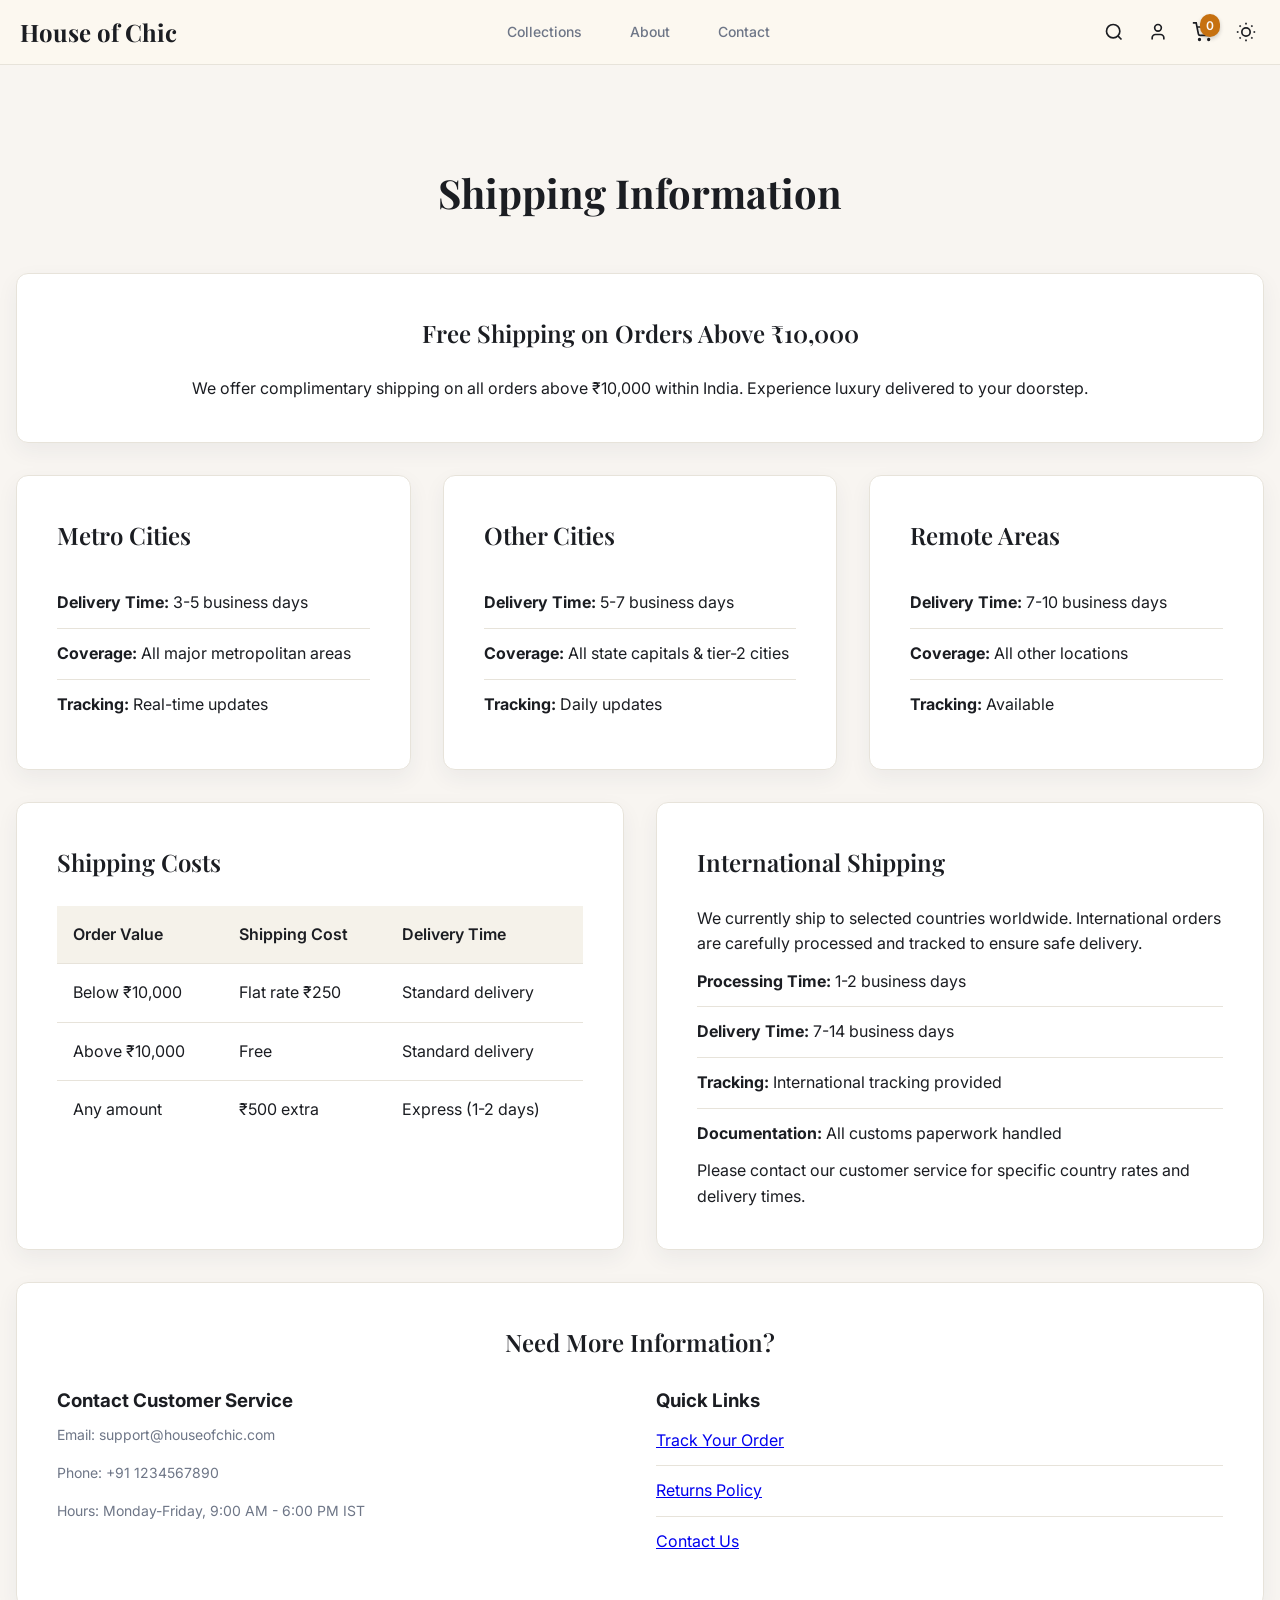
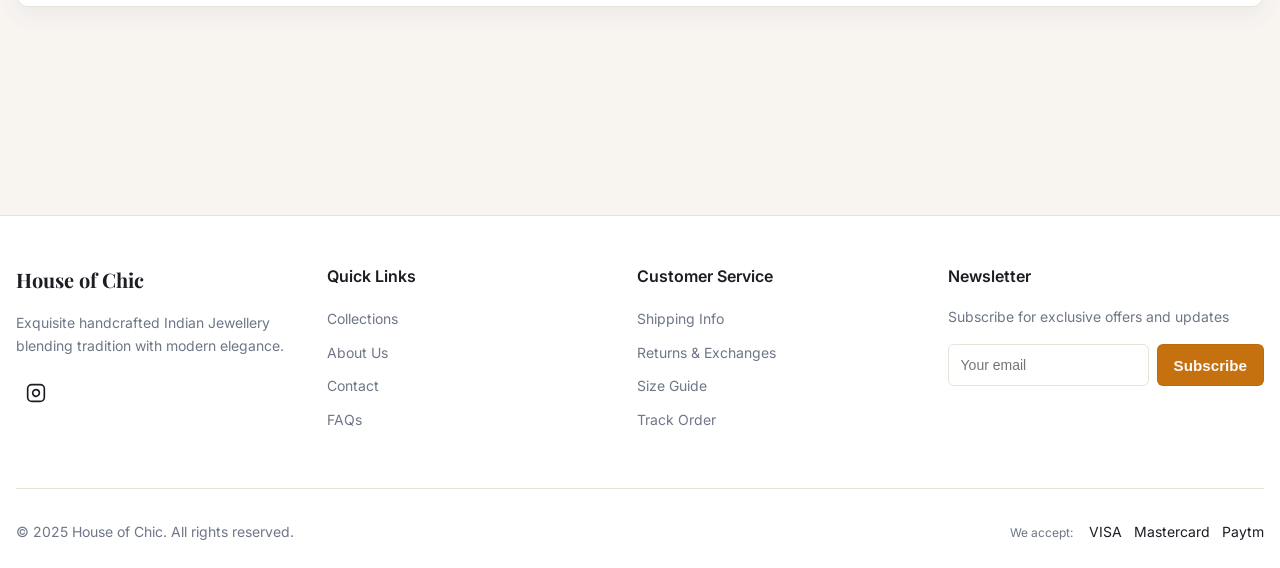
<file: shipping-info.html>
<!DOCTYPE html>
<html lang="en">
<head>
    <meta charset="UTF-8">
    <meta name="viewport" content="width=device-width, initial-scale=1.0">
    <title>Shipping Information - House of Chic</title>
    <meta name="description" content="Learn about our shipping policies, delivery times, and shipping costs at House of Chic.">
    <link rel="preconnect" href="https://fonts.googleapis.com">
    <link rel="preconnect" href="https://fonts.gstatic.com" crossorigin>
    <link href="https://fonts.googleapis.com/css2?family=Inter:wght@300;400;500;600;700&family=Playfair+Display:wght@400;500;600;700;800&display=swap" rel="stylesheet">
    <link rel="stylesheet" href="styles.css">
</head>
<body>
    <!-- Header -->
    <header class="header">
        <div class="container">
            <div class="header-content">
                <button class="mobile-menu-btn" id="mobileMenuBtn">
                    <span class="menu-icon">☰</span>
                </button>
                <h1 class="logo"><a href="index.html">House of Chic</a></h1>
                
                <nav class="nav" id="mainNav">
                    <a href="collections.html" class="nav-link">Collections</a>
                    <a href="about.html" class="nav-link">About</a>
                    <a href="contact.html" class="nav-link">Contact</a>
                </nav>

                <div class="header-actions">
                    <button class="icon-btn" id="searchBtn">
                        <svg width="20" height="20" viewBox="0 0 24 24" fill="none" stroke="currentColor" stroke-width="2">
                            <circle cx="11" cy="11" r="8"></circle>
                            <path d="m21 21-4.35-4.35"></path>
                        </svg>
                    </button>
                    <a href="login.html" class="icon-btn">
                        <svg width="20" height="20" viewBox="0 0 24 24" fill="none" stroke="currentColor" stroke-width="2">
                            <path d="M19 21v-2a4 4 0 0 0-4-4H9a4 4 0 0 0-4 4v2"></path>
                            <circle cx="12" cy="7" r="4"></circle>
                        </svg>
                    </a>
                    <a href="cart.html" class="icon-btn cart-btn">
                        <svg width="20" height="20" viewBox="0 0 24 24" fill="none" stroke="currentColor" stroke-width="2">
                            <circle cx="9" cy="21" r="1"></circle>
                            <circle cx="20" cy="21" r="1"></circle>
                            <path d="M1 1h4l2.68 13.39a2 2 0 0 0 2 1.61h9.72a2 2 0 0 0 2-1.61L23 6H6"></path>
                        </svg>
                        <span class="cart-badge">0</span>
                    </a>
                    <button class="icon-btn" id="themeToggle">
                        <svg class="sun-icon" width="20" height="20" viewBox="0 0 24 24" fill="none" stroke="currentColor" stroke-width="2">
                            <circle cx="12" cy="12" r="5"></circle>
                            <line x1="12" y1="1" x2="12" y2="3"></line>
                            <line x1="12" y1="21" x2="12" y2="23"></line>
                            <line x1="4.22" y1="4.22" x2="5.64" y2="5.64"></line>
                            <line x1="18.36" y1="18.36" x2="19.78" y2="19.78"></line>
                            <line x1="1" y1="12" x2="3" y2="12"></line>
                            <line x1="21" y1="12" x2="23" y2="12"></line>
                            <line x1="4.22" y1="19.78" x2="5.64" y2="18.36"></line>
                            <line x1="18.36" y1="5.64" x2="19.78" y2="4.22"></line>
                        </svg>
                    </button>
                </div>
            </div>
        </div>
    </header>

    <!-- Main Content -->
    <main class="section">
        <div class="container">
            <h1 class="section-title text-center">Shipping Information</h1>
            
            <div class="content-card">
                <h2 class="card-title text-center">Free Shipping on Orders Above ₹10,000</h2>
                <p class="text-center">We offer complimentary shipping on all orders above ₹10,000 within India. Experience luxury delivered to your doorstep.</p>
            </div>

            <div class="grid grid-3">
                <div class="content-card">
                    <h2 class="card-title">Metro Cities</h2>
                    <ul class="list-unstyled">
                        <li>
                            <strong>Delivery Time:</strong> 3-5 business days
                        </li>
                        <li>
                            <strong>Coverage:</strong> All major metropolitan areas
                        </li>
                        <li>
                            <strong>Tracking:</strong> Real-time updates
                        </li>
                    </ul>
                </div>

                <div class="content-card">
                    <h2 class="card-title">Other Cities</h2>
                    <ul class="list-unstyled">
                        <li>
                            <strong>Delivery Time:</strong> 5-7 business days
                        </li>
                        <li>
                            <strong>Coverage:</strong> All state capitals & tier-2 cities
                        </li>
                        <li>
                            <strong>Tracking:</strong> Daily updates
                        </li>
                    </ul>
                </div>

                <div class="content-card">
                    <h2 class="card-title">Remote Areas</h2>
                    <ul class="list-unstyled">
                        <li>
                            <strong>Delivery Time:</strong> 7-10 business days
                        </li>
                        <li>
                            <strong>Coverage:</strong> All other locations
                        </li>
                        <li>
                            <strong>Tracking:</strong> Available
                        </li>
                    </ul>
                </div>
            </div>

            <div class="grid grid-2">
                <div class="content-card">
                    <h2 class="card-title">Shipping Costs</h2>
                    <div class="size-table">
                        <table>
                            <thead>
                                <tr>
                                    <th>Order Value</th>
                                    <th>Shipping Cost</th>
                                    <th>Delivery Time</th>
                                </tr>
                            </thead>
                            <tbody>
                                <tr>
                                    <td>Below ₹10,000</td>
                                    <td>Flat rate ₹250</td>
                                    <td>Standard delivery</td>
                                </tr>
                                <tr>
                                    <td>Above ₹10,000</td>
                                    <td>Free</td>
                                    <td>Standard delivery</td>
                                </tr>
                                <tr>
                                    <td>Any amount</td>
                                    <td>₹500 extra</td>
                                    <td>Express (1-2 days)</td>
                                </tr>
                            </tbody>
                        </table>
                    </div>
                </div>

                <div class="content-card">
                    <h2 class="card-title">International Shipping</h2>
                    <p>We currently ship to selected countries worldwide. International orders are carefully processed and tracked to ensure safe delivery.</p>
                    <ul class="list-unstyled">
                        <li>
                            <strong>Processing Time:</strong> 1-2 business days
                        </li>
                        <li>
                            <strong>Delivery Time:</strong> 7-14 business days
                        </li>
                        <li>
                            <strong>Tracking:</strong> International tracking provided
                        </li>
                        <li>
                            <strong>Documentation:</strong> All customs paperwork handled
                        </li>
                    </ul>
                    <p class="mt-4">Please contact our customer service for specific country rates and delivery times.</p>
                </div>
            </div>

            <div class="content-card">
                <h2 class="card-title text-center">Need More Information?</h2>
                <div class="grid grid-2">
                    <div>
                        <h3>Contact Customer Service</h3>
                        <ul class="contact-list">
                            <li>Email: support@houseofchic.com</li>
                            <li>Phone: +91 1234567890</li>
                            <li>Hours: Monday-Friday, 9:00 AM - 6:00 PM IST</li>
                        </ul>
                    </div>
                    <div>
                        <h3>Quick Links</h3>
                        <ul class="list-unstyled">
                            <li><a href="track-order.html">Track Your Order</a></li>
                            <li><a href="returns-exchanges.html">Returns Policy</a></li>
                            <li><a href="contact.html">Contact Us</a></li>
                        </ul>
                    </div>
                </div>
            </div>
        </div>
    </main>

    <!-- Footer -->
    <footer class="footer">
        <div class="container">
            <div class="grid grid-4 footer-grid">
                <div>
                    <h3 class="footer-title"><a href="index.html">House of Chic</a></h3>
                    <p class="footer-text">Exquisite handcrafted Indian Jewellery blending tradition with modern elegance.</p>
                    <div class="social-links">
                        <a href="https://www.instagram.com/_houseofchic__" target="_blank" rel="noopener noreferrer" class="social-link" aria-label="Follow us on Instagram">
                            <svg width="20" height="20" viewBox="0 0 24 24" fill="none" stroke="currentColor" stroke-width="2">
                                <rect x="2" y="2" width="20" height="20" rx="5" ry="5"></rect>
                                <path d="M16 11.37A4 4 0 1 1 12.63 8 4 4 0 0 1 16 11.37z"></path>
                                <line x1="17.5" y1="6.5" x2="17.51" y2="6.5"></line>
                            </svg>
                        </a>
                    </div>
                </div>
                <div>
                    <h4 class="footer-heading">Quick Links</h4>
                    <ul class="footer-links">
                        <li><a href="collections.html">Collections</a></li>
                        <li><a href="about.html">About Us</a></li>
                        <li><a href="contact.html">Contact</a></li>
                        <li><a href="faqs.html">FAQs</a></li>
                    </ul>
                </div>
                <div>
                    <h4 class="footer-heading">Customer Service</h4>
                    <ul class="footer-links">
                        <li><a href="shipping-info.html">Shipping Info</a></li>
                        <li><a href="returns-exchanges.html">Returns & Exchanges</a></li>
                        <li><a href="size-guide.html">Size Guide</a></li>
                        <li><a href="track-order.html">Track Order</a></li>
                    </ul>
                </div>
                <div>
                    <h4 class="footer-heading">Newsletter</h4>
                    <p class="footer-text">Subscribe for exclusive offers and updates</p>
                    <form class="newsletter-form">
                        <input type="email" placeholder="Your email" class="newsletter-input">
                        <button type="submit" class="btn btn-primary">Subscribe</button>
                    </form>
                </div>
            </div>
            <div class="footer-bottom">
                <p class="footer-copyright">© 2025 House of Chic. All rights reserved.</p>
                <div class="payment-methods">
                    <span class="payment-text">We accept:</span>
                    <div class="payment-icons">
                        <span>VISA</span>
                        <span>Mastercard</span>
                        <span>Paytm</span>
                    </div>
                </div>
            </div>
        </div>
    </footer>

    <script src="script.js"></script>
</body>
</html>
</file>
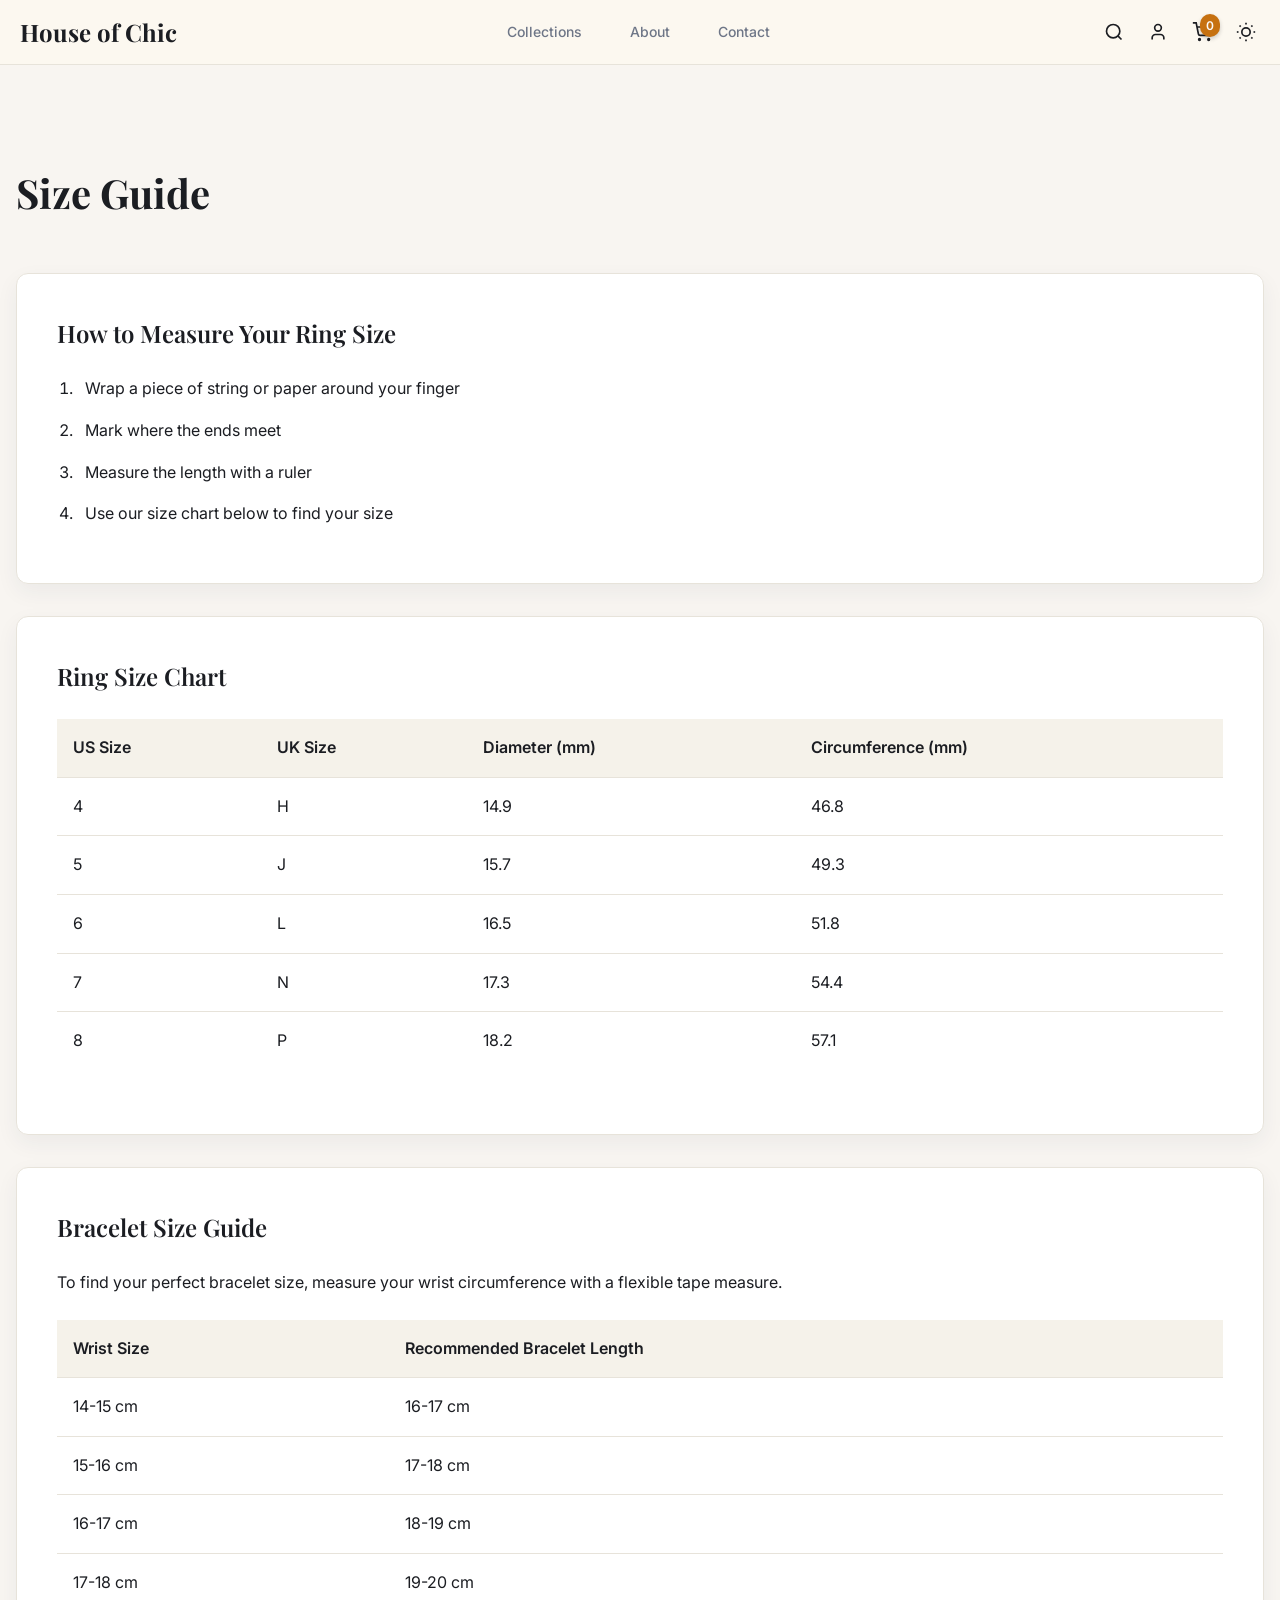
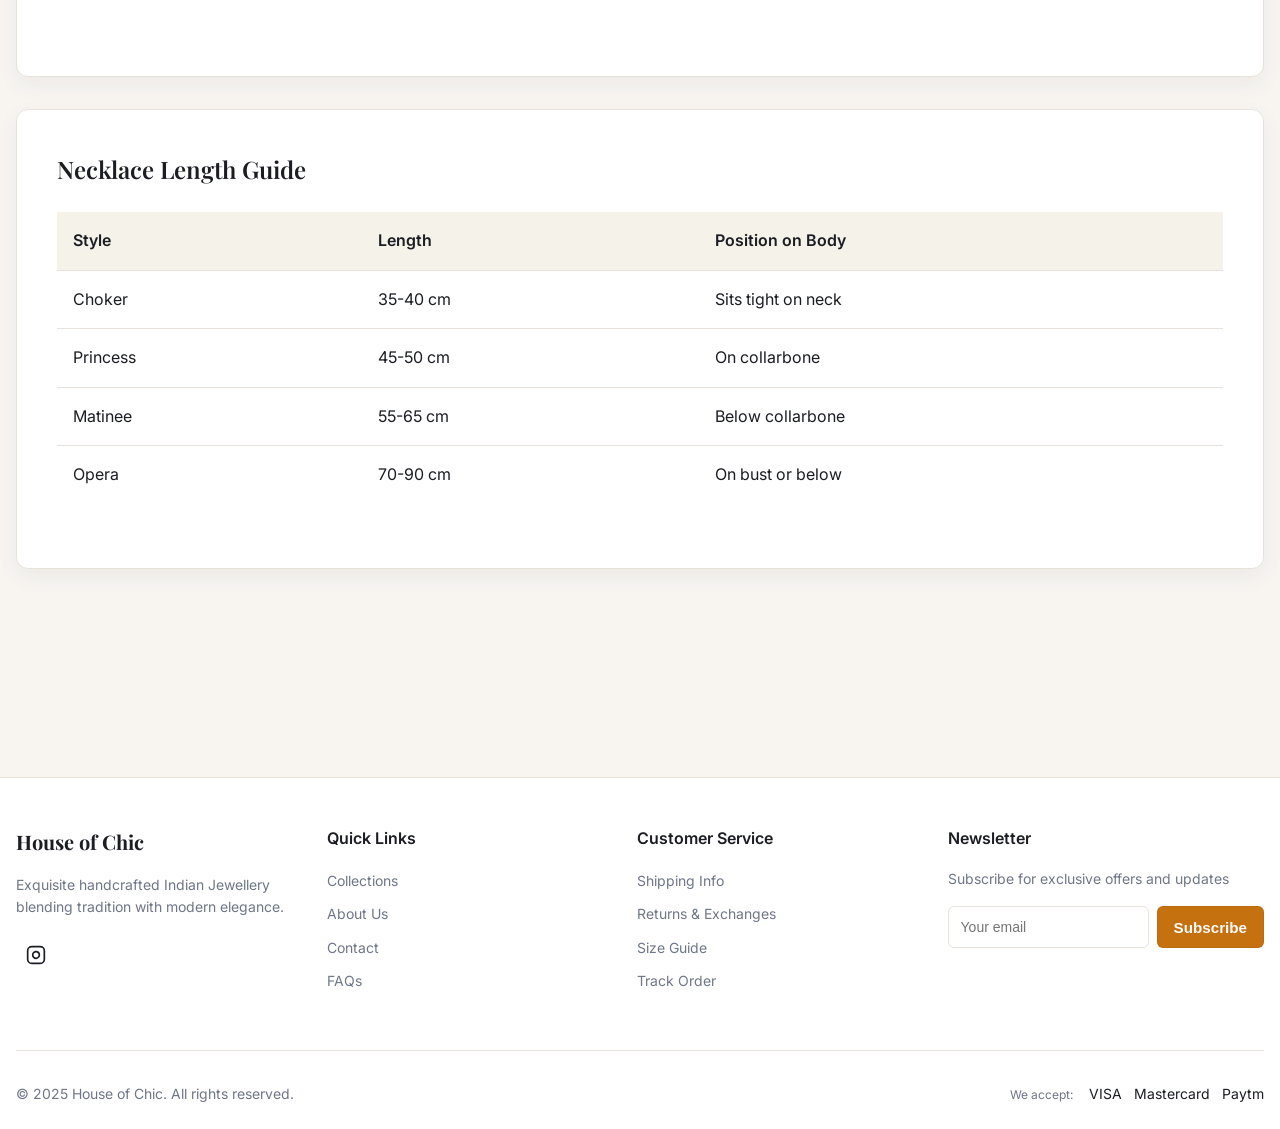
<file: size-guide.html>
<!DOCTYPE html>
<html lang="en">
<head>
    <meta charset="UTF-8">
    <meta name="viewport" content="width=device-width, initial-scale=1.0">
    <title>Size Guide - House of Chic</title>
    <meta name="description" content="Find your perfect Jewellery fit with our comprehensive size guide for rings, bracelets, and necklaces.">
    <link rel="preconnect" href="https://fonts.googleapis.com">
    <link rel="preconnect" href="https://fonts.gstatic.com" crossorigin>
    <link href="https://fonts.googleapis.com/css2?family=Inter:wght@300;400;500;600;700&family=Playfair+Display:wght@400;500;600;700;800&display=swap" rel="stylesheet">
    <link rel="stylesheet" href="styles.css">
</head>
<body>
    <!-- Header -->
    <header class="header">
        <div class="container">
            <div class="header-content">
                <button class="mobile-menu-btn" id="mobileMenuBtn">
                    <span class="menu-icon">☰</span>
                </button>
                <h1 class="logo"><a href="index.html">House of Chic</a></h1>
                
                <nav class="nav" id="mainNav">
                    <a href="collections.html" class="nav-link">Collections</a>
                    <a href="about.html" class="nav-link">About</a>
                    <a href="contact.html" class="nav-link">Contact</a>
                </nav>

                <div class="header-actions">
                    <button class="icon-btn" id="searchBtn">
                        <svg width="20" height="20" viewBox="0 0 24 24" fill="none" stroke="currentColor" stroke-width="2">
                            <circle cx="11" cy="11" r="8"></circle>
                            <path d="m21 21-4.35-4.35"></path>
                        </svg>
                    </button>
                    <a href="login.html" class="icon-btn">
                        <svg width="20" height="20" viewBox="0 0 24 24" fill="none" stroke="currentColor" stroke-width="2">
                            <path d="M19 21v-2a4 4 0 0 0-4-4H9a4 4 0 0 0-4 4v2"></path>
                            <circle cx="12" cy="7" r="4"></circle>
                        </svg>
                    </a>
                    <a href="cart.html" class="icon-btn cart-btn">
                        <svg width="20" height="20" viewBox="0 0 24 24" fill="none" stroke="currentColor" stroke-width="2">
                            <circle cx="9" cy="21" r="1"></circle>
                            <circle cx="20" cy="21" r="1"></circle>
                            <path d="M1 1h4l2.68 13.39a2 2 0 0 0 2 1.61h9.72a2 2 0 0 0 2-1.61L23 6H6"></path>
                        </svg>
                        <span class="cart-badge">0</span>
                    </a>
                    <button class="icon-btn" id="themeToggle">
                        <svg class="sun-icon" width="20" height="20" viewBox="0 0 24 24" fill="none" stroke="currentColor" stroke-width="2">
                            <circle cx="12" cy="12" r="5"></circle>
                            <line x1="12" y1="1" x2="12" y2="3"></line>
                            <line x1="12" y1="21" x2="12" y2="23"></line>
                            <line x1="4.22" y1="4.22" x2="5.64" y2="5.64"></line>
                            <line x1="18.36" y1="18.36" x2="19.78" y2="19.78"></line>
                            <line x1="1" y1="12" x2="3" y2="12"></line>
                            <line x1="21" y1="12" x2="23" y2="12"></line>
                            <line x1="4.22" y1="19.78" x2="5.64" y2="18.36"></line>
                            <line x1="18.36" y1="5.64" x2="19.78" y2="4.22"></line>
                        </svg>
                    </button>
                </div>
            </div>
        </div>
    </header>

    <!-- Main Content -->
    <main class="section">
        <div class="container">
            <h1 class="section-title">Size Guide</h1>
            
            <div class="content-card">
                <h2 class="card-title">How to Measure Your Ring Size</h2>
                <ol class="numbered-list">
                    <li>Wrap a piece of string or paper around your finger</li>
                    <li>Mark where the ends meet</li>
                    <li>Measure the length with a ruler</li>
                    <li>Use our size chart below to find your size</li>
                </ol>
            </div>

            <div class="content-card">
                <h2 class="card-title">Ring Size Chart</h2>
                <div class="size-table">
                    <table>
                        <thead>
                            <tr>
                                <th>US Size</th>
                                <th>UK Size</th>
                                <th>Diameter (mm)</th>
                                <th>Circumference (mm)</th>
                            </tr>
                        </thead>
                        <tbody>
                            <tr>
                                <td>4</td>
                                <td>H</td>
                                <td>14.9</td>
                                <td>46.8</td>
                            </tr>
                            <tr>
                                <td>5</td>
                                <td>J</td>
                                <td>15.7</td>
                                <td>49.3</td>
                            </tr>
                            <tr>
                                <td>6</td>
                                <td>L</td>
                                <td>16.5</td>
                                <td>51.8</td>
                            </tr>
                            <tr>
                                <td>7</td>
                                <td>N</td>
                                <td>17.3</td>
                                <td>54.4</td>
                            </tr>
                            <tr>
                                <td>8</td>
                                <td>P</td>
                                <td>18.2</td>
                                <td>57.1</td>
                            </tr>
                        </tbody>
                    </table>
                </div>
            </div>

            <div class="content-card">
                <h2 class="card-title">Bracelet Size Guide</h2>
                <p>To find your perfect bracelet size, measure your wrist circumference with a flexible tape measure.</p>
                <div class="size-table">
                    <table>
                        <thead>
                            <tr>
                                <th>Wrist Size</th>
                                <th>Recommended Bracelet Length</th>
                            </tr>
                        </thead>
                        <tbody>
                            <tr>
                                <td>14-15 cm</td>
                                <td>16-17 cm</td>
                            </tr>
                            <tr>
                                <td>15-16 cm</td>
                                <td>17-18 cm</td>
                            </tr>
                            <tr>
                                <td>16-17 cm</td>
                                <td>18-19 cm</td>
                            </tr>
                            <tr>
                                <td>17-18 cm</td>
                                <td>19-20 cm</td>
                            </tr>
                        </tbody>
                    </table>
                </div>
            </div>

            <div class="content-card">
                <h2 class="card-title">Necklace Length Guide</h2>
                <div class="size-table">
                    <table>
                        <thead>
                            <tr>
                                <th>Style</th>
                                <th>Length</th>
                                <th>Position on Body</th>
                            </tr>
                        </thead>
                        <tbody>
                            <tr>
                                <td>Choker</td>
                                <td>35-40 cm</td>
                                <td>Sits tight on neck</td>
                            </tr>
                            <tr>
                                <td>Princess</td>
                                <td>45-50 cm</td>
                                <td>On collarbone</td>
                            </tr>
                            <tr>
                                <td>Matinee</td>
                                <td>55-65 cm</td>
                                <td>Below collarbone</td>
                            </tr>
                            <tr>
                                <td>Opera</td>
                                <td>70-90 cm</td>
                                <td>On bust or below</td>
                            </tr>
                        </tbody>
                    </table>
                </div>
            </div>
        </div>
    </main>

    <!-- Footer -->
    <footer class="footer">
        <div class="container">
            <div class="grid grid-4 footer-grid">
                <div>
                    <h3 class="footer-title"><a href="index.html">House of Chic</a></h3>
                    <p class="footer-text">Exquisite handcrafted Indian Jewellery blending tradition with modern elegance.</p>
                    <div class="social-links">
                        <a href="https://www.instagram.com/_houseofchic__" target="_blank" rel="noopener noreferrer" class="social-link" aria-label="Follow us on Instagram">
                            <svg width="20" height="20" viewBox="0 0 24 24" fill="none" stroke="currentColor" stroke-width="2">
                                <rect x="2" y="2" width="20" height="20" rx="5" ry="5"></rect>
                                <path d="M16 11.37A4 4 0 1 1 12.63 8 4 4 0 0 1 16 11.37z"></path>
                                <line x1="17.5" y1="6.5" x2="17.51" y2="6.5"></line>
                            </svg>
                        </a>
                    </div>
                </div>
                <div>
                    <h4 class="footer-heading">Quick Links</h4>
                    <ul class="footer-links">
                        <li><a href="collections.html">Collections</a></li>
                        <li><a href="about.html">About Us</a></li>
                        <li><a href="contact.html">Contact</a></li>
                        <li><a href="faqs.html">FAQs</a></li>
                    </ul>
                </div>
                <div>
                    <h4 class="footer-heading">Customer Service</h4>
                    <ul class="footer-links">
                        <li><a href="shipping-info.html">Shipping Info</a></li>
                        <li><a href="returns-exchanges.html">Returns & Exchanges</a></li>
                        <li><a href="size-guide.html">Size Guide</a></li>
                        <li><a href="track-order.html">Track Order</a></li>
                    </ul>
                </div>
                <div>
                    <h4 class="footer-heading">Newsletter</h4>
                    <p class="footer-text">Subscribe for exclusive offers and updates</p>
                    <form class="newsletter-form">
                        <input type="email" placeholder="Your email" class="newsletter-input">
                        <button type="submit" class="btn btn-primary">Subscribe</button>
                    </form>
                </div>
            </div>
            <div class="footer-bottom">
                <p class="footer-copyright">© 2025 House of Chic. All rights reserved.</p>
                <div class="payment-methods">
                    <span class="payment-text">We accept:</span>
                    <div class="payment-icons">
                        <span>VISA</span>
                        <span>Mastercard</span>
                        <span>Paytm</span>
                    </div>
                </div>
            </div>
        </div>
    </footer>

    <script src="script.js"></script>
</body>
</html>
</file>
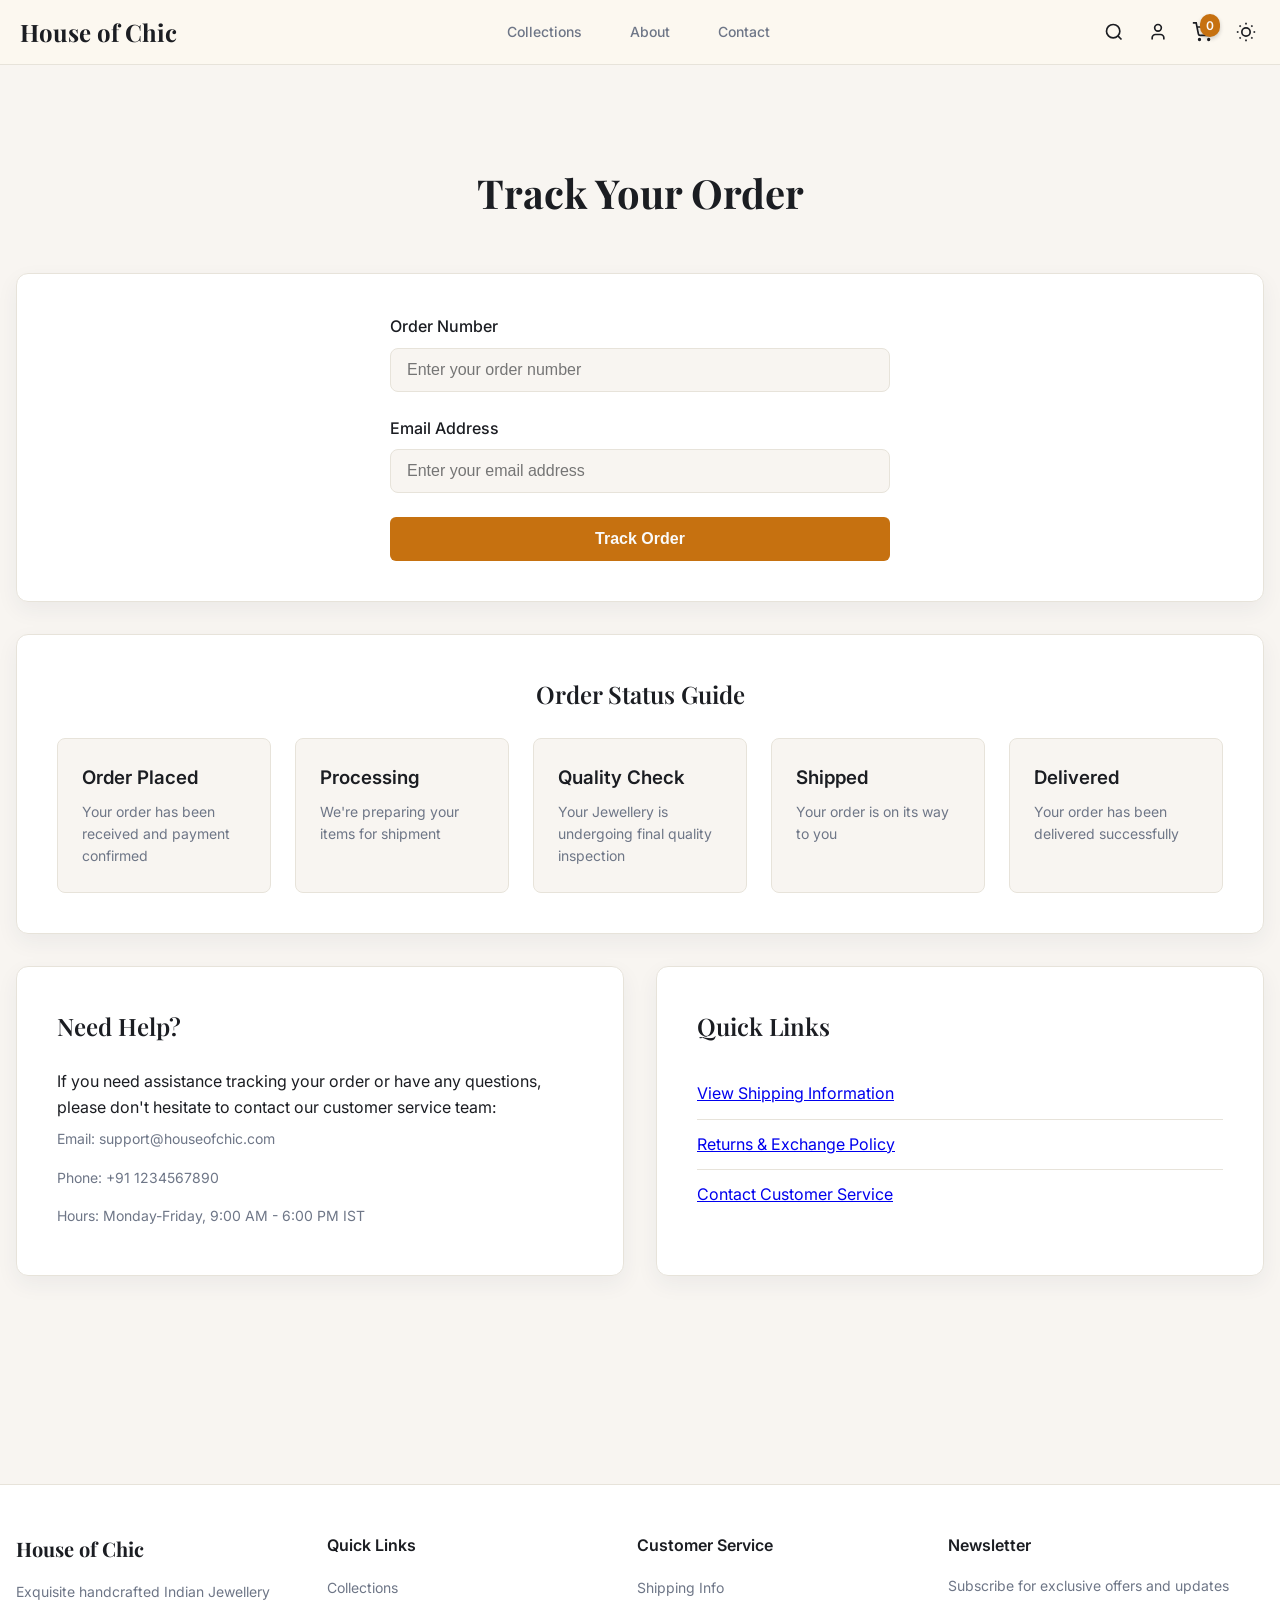
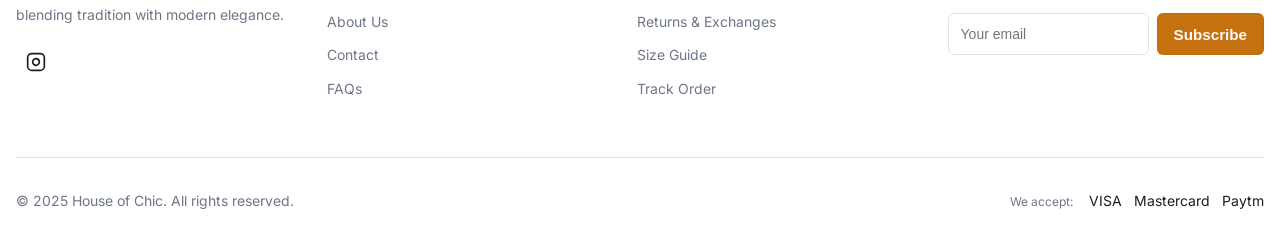
<file: track-order.html>
<!DOCTYPE html>
<html lang="en">
<head>
    <meta charset="UTF-8">
    <meta name="viewport" content="width=device-width, initial-scale=1.0">
    <title>Track Order - House of Chic</title>
    <meta name="description" content="Track your House of Chic Jewellery order status and shipping progress.">
    <link rel="preconnect" href="https://fonts.googleapis.com">
    <link rel="preconnect" href="https://fonts.gstatic.com" crossorigin>
    <link href="https://fonts.googleapis.com/css2?family=Inter:wght@300;400;500;600;700&family=Playfair+Display:wght@400;500;600;700;800&display=swap" rel="stylesheet">
    <link rel="stylesheet" href="styles.css">
</head>
<body>
    <!-- Header -->
    <header class="header">
        <div class="container">
            <div class="header-content">
                <button class="mobile-menu-btn" id="mobileMenuBtn">
                    <span class="menu-icon">☰</span>
                </button>
                <h1 class="logo"><a href="index.html">House of Chic</a></h1>
                
                <nav class="nav" id="mainNav">
                    <a href="collections.html" class="nav-link">Collections</a>
                    <a href="about.html" class="nav-link">About</a>
                    <a href="contact.html" class="nav-link">Contact</a>
                </nav>

                <div class="header-actions">
                    <button class="icon-btn" id="searchBtn">
                        <svg width="20" height="20" viewBox="0 0 24 24" fill="none" stroke="currentColor" stroke-width="2">
                            <circle cx="11" cy="11" r="8"></circle>
                            <path d="m21 21-4.35-4.35"></path>
                        </svg>
                    </button>
                    <a href="login.html" class="icon-btn">
                        <svg width="20" height="20" viewBox="0 0 24 24" fill="none" stroke="currentColor" stroke-width="2">
                            <path d="M19 21v-2a4 4 0 0 0-4-4H9a4 4 0 0 0-4 4v2"></path>
                            <circle cx="12" cy="7" r="4"></circle>
                        </svg>
                    </a>
                    <a href="cart.html" class="icon-btn cart-btn">
                        <svg width="20" height="20" viewBox="0 0 24 24" fill="none" stroke="currentColor" stroke-width="2">
                            <circle cx="9" cy="21" r="1"></circle>
                            <circle cx="20" cy="21" r="1"></circle>
                            <path d="M1 1h4l2.68 13.39a2 2 0 0 0 2 1.61h9.72a2 2 0 0 0 2-1.61L23 6H6"></path>
                        </svg>
                        <span class="cart-badge">0</span>
                    </a>
                    <button class="icon-btn" id="themeToggle">
                        <svg class="sun-icon" width="20" height="20" viewBox="0 0 24 24" fill="none" stroke="currentColor" stroke-width="2">
                            <circle cx="12" cy="12" r="5"></circle>
                            <line x1="12" y1="1" x2="12" y2="3"></line>
                            <line x1="12" y1="21" x2="12" y2="23"></line>
                            <line x1="4.22" y1="4.22" x2="5.64" y2="5.64"></line>
                            <line x1="18.36" y1="18.36" x2="19.78" y2="19.78"></line>
                            <line x1="1" y1="12" x2="3" y2="12"></line>
                            <line x1="21" y1="12" x2="23" y2="12"></line>
                            <line x1="4.22" y1="19.78" x2="5.64" y2="18.36"></line>
                            <line x1="18.36" y1="5.64" x2="19.78" y2="4.22"></line>
                        </svg>
                    </button>
                </div>
            </div>
        </div>
    </header>

    <!-- Main Content -->
    <main class="section">
        <div class="container">
            <h1 class="section-title text-center">Track Your Order</h1>
            
            <div class="grid">
                <div class="content-card">
                    <form class="track-order-form">
                        <div class="form-group">
                            <label for="orderNumber">Order Number</label>
                            <input type="text" id="orderNumber" name="orderNumber" placeholder="Enter your order number" required class="form-input">
                        </div>
                        <div class="form-group">
                            <label for="email">Email Address</label>
                            <input type="email" id="email" name="email" placeholder="Enter your email address" required class="form-input">
                        </div>
                        <button type="submit" class="btn btn-primary w-full">Track Order</button>
                    </form>
                </div>
            </div>

            <div class="content-card">
                <h2 class="card-title text-center">Order Status Guide</h2>
                <div class="order-status-guide">
                    <div class="status-item">
                        <h3>Order Placed</h3>
                        <p>Your order has been received and payment confirmed</p>
                    </div>
                    <div class="status-item">
                        <h3>Processing</h3>
                        <p>We're preparing your items for shipment</p>
                    </div>
                    <div class="status-item">
                        <h3>Quality Check</h3>
                        <p>Your Jewellery is undergoing final quality inspection</p>
                    </div>
                    <div class="status-item">
                        <h3>Shipped</h3>
                        <p>Your order is on its way to you</p>
                    </div>
                    <div class="status-item">
                        <h3>Delivered</h3>
                        <p>Your order has been delivered successfully</p>
                    </div>
                </div>
            </div>

            <div class="grid grid-2">
                <div class="content-card">
                    <h2 class="card-title">Need Help?</h2>
                    <p>If you need assistance tracking your order or have any questions, please don't hesitate to contact our customer service team:</p>
                    <ul class="contact-list">
                        <li>Email: support@houseofchic.com</li>
                        <li>Phone: +91 1234567890</li>
                        <li>Hours: Monday-Friday, 9:00 AM - 6:00 PM IST</li>
                    </ul>
                </div>
                <div class="content-card">
                    <h2 class="card-title">Quick Links</h2>
                    <ul class="list-unstyled">
                        <li><a href="shipping-info.html">View Shipping Information</a></li>
                        <li><a href="returns-exchanges.html">Returns & Exchange Policy</a></li>
                        <li><a href="contact.html">Contact Customer Service</a></li>
                    </ul>
                </div>
            </div>
        </div>
    </main>

    <!-- Footer -->
    <footer class="footer">
        <div class="container">
            <div class="grid grid-4 footer-grid">
                <div>
                    <h3 class="footer-title"><a href="index.html">House of Chic</a></h3>
                    <p class="footer-text">Exquisite handcrafted Indian Jewellery blending tradition with modern elegance.</p>
                    <div class="social-links">
                        <a href="https://www.instagram.com/_houseofchic__" target="_blank" rel="noopener noreferrer" class="social-link" aria-label="Follow us on Instagram">
                            <svg width="20" height="20" viewBox="0 0 24 24" fill="none" stroke="currentColor" stroke-width="2">
                                <rect x="2" y="2" width="20" height="20" rx="5" ry="5"></rect>
                                <path d="M16 11.37A4 4 0 1 1 12.63 8 4 4 0 0 1 16 11.37z"></path>
                                <line x1="17.5" y1="6.5" x2="17.51" y2="6.5"></line>
                            </svg>
                        </a>
                    </div>
                </div>
                <div>
                    <h4 class="footer-heading">Quick Links</h4>
                    <ul class="footer-links">
                        <li><a href="collections.html">Collections</a></li>
                        <li><a href="about.html">About Us</a></li>
                        <li><a href="contact.html">Contact</a></li>
                        <li><a href="faqs.html">FAQs</a></li>
                    </ul>
                </div>
                <div>
                    <h4 class="footer-heading">Customer Service</h4>
                    <ul class="footer-links">
                        <li><a href="shipping-info.html">Shipping Info</a></li>
                        <li><a href="returns-exchanges.html">Returns & Exchanges</a></li>
                        <li><a href="size-guide.html">Size Guide</a></li>
                        <li><a href="track-order.html">Track Order</a></li>
                    </ul>
                </div>
                <div>
                    <h4 class="footer-heading">Newsletter</h4>
                    <p class="footer-text">Subscribe for exclusive offers and updates</p>
                    <form class="newsletter-form">
                        <input type="email" placeholder="Your email" class="newsletter-input">
                        <button type="submit" class="btn btn-primary">Subscribe</button>
                    </form>
                </div>
            </div>
            <div class="footer-bottom">
                <p class="footer-copyright">© 2025 House of Chic. All rights reserved.</p>
                <div class="payment-methods">
                    <span class="payment-text">We accept:</span>
                    <div class="payment-icons">
                        <span>VISA</span>
                        <span>Mastercard</span>
                        <span>Paytm</span>
                    </div>
                </div>
            </div>
        </div>
    </footer>

    <script src="script.js"></script>
</body>
</html>
</file>
<file: styles.css>
/* Reset and Base Styles */
* {
    margin: 0;
    padding: 0;
    box-sizing: border-box;
}

:root {
    --primary: hsl(32, 85%, 42%);
    --primary-foreground: hsl(32, 10%, 98%);
    /* Slightly more beige background */
    --background: hsl(35, 35%, 96%);
    --background-rgb: 252, 248, 240;
    /* Main text: slightly softened black for better readability */
    --foreground: hsl(220, 12%, 12%);
    --card: hsl(0, 0%, 100%);
    --card-foreground: hsl(220, 12%, 14%);
    --muted: hsl(42, 35%, 94%);
    --muted-foreground: hsl(220, 10%, 48%);
    --border: hsl(42, 20%, 88%);
    --accent: hsl(42, 35%, 92%);
    --accent-foreground: hsl(32, 35%, 18%);
    --primary-rgb: 255, 138, 0;
.logo a {
    color: inherit;
    text-decoration: none;
    display: inline-block;
    font-family: inherit;
    font-size: inherit;
    font-weight: inherit;
    line-height: 1;
    padding: 0.125rem 0.25rem;
    border-radius: 0.25rem;
    transition: color 0.15s ease, background-color 0.15s ease, transform 0.12s ease;
    cursor: pointer;
}

.logo a:hover {
    text-decoration: none;
    color: var(--foreground);
    transform: translateY(-1px);
}

/* Keep accessible focus styles but avoid default outline that looks like a hyperlink */
.logo a:focus {
    outline: none;
    box-shadow: 0 0 0 3px rgba(255, 138, 0, 0.14);
    border-radius: 0.25rem;
}

/* Ensure visited/active states don't change color */
.logo a:visited,
.logo a:active {
    color: inherit;
    text-decoration: none;
}
    --font-sans: 'Inter', 'Raleway', sans-serif;
    --font-serif: 'Playfair Display', Georgia, serif;
}

/* Dark theme overrides */
:root[data-theme="dark"] {
    --background: hsl(230, 25%, 8%);
    --background-rgb: 15, 17, 25;
    --foreground: hsl(0, 0%, 100%);
    --card: hsl(230, 25%, 12%);
    --card-foreground: hsl(0, 0%, 100%);
    --muted: hsl(230, 25%, 16%);
    --muted-foreground: hsl(230, 10%, 90%);
    --border: hsl(230, 20%, 30%);
    --accent: hsl(32, 30%, 30%);
    --accent-foreground: hsl(32, 45%, 98%);
    --primary: hsl(32, 100%, 60%);
    --primary-foreground: hsl(0, 0%, 100%);
}

body {
    font-family: var(--font-sans);
    /* Clean solid background for a refined look */
    background: var(--background);
    color: var(--foreground);
    line-height: 1.6;
}

/* Ensure dark theme uses a solid dark background (override the light-mode gradient) */
:root[data-theme="dark"] body {
    background: var(--background) !important;
    color: var(--foreground);
}

/* Subtle card shadow for light mode to lift content slightly off the page */
.product-card,
.content-card,
.cart-item,
.cart-summary,
.faq-item,
.collection-card {
    box-shadow: 0 8px 22px rgba(37, 50, 80, 0.06);
    transition: transform 0.28s var(--ease, cubic-bezier(.2,.9,.3,1)), box-shadow 0.28s;
    transform: translateZ(0);
}

/* Hover lift for cards to add polish */
.product-card:hover,
.collection-card:hover,
.content-card:hover,
.faq-item:hover {
    transform: translateY(-6px);
    box-shadow: 0 20px 40px rgba(37, 50, 80, 0.08);
}

/* Entrance animations */
@keyframes fadeInUp {
    from { opacity: 0; transform: translateY(8px); }
    to { opacity: 1; transform: translateY(0); }
}

.hero-content,
.product-card,
.collection-card,
.faq-item {
    animation: fadeInUp 520ms ease both;
}
.product-card { animation-duration: 560ms; }
.collection-card { animation-duration: 540ms; }
.faq-item { animation-duration: 500ms; }

.container {
    max-width: 1280px;
    margin: 0 auto;
    padding: 0 1rem;
}

/* Header */
.header {
    position: sticky;
    top: 0;
    z-index: 1000;
    background-color: rgba(var(--background-rgb), 0.95);
    backdrop-filter: blur(10px);
    border-bottom: 1px solid var(--border);
    color: var(--foreground);
}

:root[data-theme="dark"] .header {
    background-color: rgba(var(--background-rgb), 0.98);
    box-shadow: 0 1px 0 0 hsla(230, 20%, 30%, 0.3);
}

.header-content {
    display: flex;
    align-items: center;
    justify-content: space-between;
    height: 64px;
    gap: 1rem;
}

.mobile-menu-btn {
    display: none;
    background: none;
    border: none;
    font-size: 1.5rem;
    cursor: pointer;
    color: var(--foreground);
}

.logo {
    font-family: var(--font-serif);
    font-size: 1.5rem;
    font-weight: 700;
    color: var(--foreground);
    text-decoration: none;
}

.nav {
    display: flex;
    gap: 1.5rem;
}

.nav-link {
    color: var(--muted-foreground);
    text-decoration: none;
    font-size: 0.875rem;
    font-weight: 500;
    padding: 0.5rem 0.75rem;
    border-radius: 0.375rem;
    transition: all 0.2s;
}

.nav-link:hover,
.nav-link.active {
    color: var(--foreground);
    background-color: var(--accent);
}

.header-actions {
    display: flex;
    align-items: center;
    gap: 0.5rem;
}

.icon-btn {
    background: none;
    border: none;
    padding: 0.5rem;
    cursor: pointer;
    color: var(--foreground);
    border-radius: 0.375rem;
    transition: background-color 0.2s;
    position: relative;
    display: flex;
    align-items: center;
    justify-content: center;
}

.icon-btn:hover {
    /* Use a subtle hover tint that reads well on the cleaner light background */
    background-color: rgba(0,0,0,0.04);
}

.cart-badge {
    position: absolute;
    top: 0;
    right: 0;
    background-color: var(--primary);
    color: var(--primary-foreground);
    font-size: 0.75rem;
    font-weight: 600;
    padding: 0.125rem 0.375rem;
    border-radius: 9999px;
    min-width: 1.25rem;
    text-align: center;
}

.mobile-nav {
    display: none;
    padding: 1rem 0;
    border-top: 1px solid var(--border);
}

.mobile-nav.active {
    display: flex;
    flex-direction: column;
    gap: 0.5rem;
}

.mobile-nav-link {
    color: var(--muted-foreground);
    text-decoration: none;
    font-size: 0.875rem;
    font-weight: 500;
    padding: 0.5rem 1rem;
    border-radius: 0.375rem;
    transition: all 0.2s;
}

.mobile-nav-link:hover,
.mobile-nav-link.active {
    color: var(--foreground);
    background-color: var(--accent);
}

/* Hero Section */
.hero {
    position: relative;
    height: 85vh;
    overflow: hidden;
}

.hero-image {
    position: absolute;
    inset: 0;
}

.hero-image img {
    width: 100%;
    height: 100%;
    object-fit: cover;
}

.hero-image::after {
    content: '';
    position: absolute;
    inset: 0;
    background: linear-gradient(to bottom, rgba(0,0,0,0.5), rgba(0,0,0,0.4), rgba(0,0,0,0.6));
}

.hero-content {
    position: relative;
    z-index: 1;
    height: 100%;
    display: flex;
    flex-direction: column;
    align-items: center;
    justify-content: center;
    text-align: center;
    color: white;
    padding: 2rem;
}

.hero-title {
    font-family: var(--font-serif);
    font-size: clamp(2.5rem, 8vw, 4.5rem);
    font-weight: 700;
    margin-bottom: 1.5rem;
}

.hero-subtitle {
    font-size: clamp(1rem, 3vw, 1.5rem);
    max-width: 48rem;
    margin-bottom: 2rem;
    opacity: 0.9;
}

/* Buttons */
.btn {
    display: inline-flex;
    align-items: center;
    justify-content: center;
    padding: 0.75rem 2rem;
    font-size: 1rem;
    font-weight: 600;
    border-radius: 0.375rem;
    text-decoration: none;
    transition: all 0.2s;
    cursor: pointer;
    border: none;
}

.btn-primary {
    background-color: var(--primary);
    color: var(--primary-foreground);
    border: 1px solid transparent;
}

.btn-primary:hover {
    filter: brightness(1.1);
}

.btn-outline {
    background-color: transparent;
    border: 1px solid var(--border);
    color: var(--foreground);
}

.btn-outline:hover {
    background-color: var(--accent);
    color: var(--accent-foreground);
}

.btn-sm {
    padding: 0.5rem 1rem;
    font-size: 0.875rem;
}

.btn-icon {
    padding: 0.5rem;
    /* subtle translucent surface that works in light mode without being too stark */
    background: rgba(255, 255, 255, 0.9);
    border-radius: 0.375rem;
    box-shadow: 0 4px 16px rgba(37, 50, 80, 0.06);
}

/* Sections */
.section {
    padding: 5rem 0;
}

.section.bg-card {
    background-color: var(--card);
}

.section-title {
    font-family: var(--font-serif);
    font-size: clamp(2rem, 5vw, 2.5rem);
    font-weight: 700;
    margin-bottom: 3rem;
}

.section-title.text-center {
    text-align: center;
}

.section-header {
    display: flex;
    justify-content: space-between;
    align-items: center;
    margin-bottom: 3rem;
}

/* Grid Layouts */
.grid {
    display: grid;
    gap: 2rem;
}

.grid-2 {
    grid-template-columns: repeat(1, 1fr);
}

.grid-3 {
    grid-template-columns: repeat(1, 1fr);
}

.grid-4 {
    grid-template-columns: repeat(1, 1fr);
}

.align-center {
    align-items: center;
}

/* Collection Cards */
.collection-card {
    position: relative;
    height: 400px;
    border-radius: 0.5rem;
    overflow: hidden;
    transition: transform 0.3s;
    cursor: pointer;
}

.collection-card:hover {
    transform: scale(1.02);
}

.collection-card img {
    width: 100%;
    height: 100%;
    object-fit: cover;
    transition: transform 0.5s;
}

.collection-card:hover img {
    transform: scale(1.1);
}

.collection-overlay {
    position: absolute;
    bottom: 0;
    left: 0;
    right: 0;
    padding: 1.5rem;
    background: linear-gradient(to top, rgba(0,0,0,0.7), rgba(0,0,0,0.3), transparent);
    color: white;
}

.collection-name {
    font-family: var(--font-serif);
    font-size: 1.5rem;
    font-weight: 700;
    margin-bottom: 0.5rem;
}

.collection-count {
    font-size: 0.875rem;
    opacity: 0.8;
    margin-bottom: 1rem;
}

.collection-card .btn {
    opacity: 0;
    transition: opacity 0.3s;
}

.collection-card:hover .btn {
    opacity: 1;
}

/* Product Cards */
.product-card {
    border: 1px solid var(--border);
    border-radius: 0.5rem;
    overflow: hidden;
    transition: all 0.3s;
    background-color: var(--card);
    color: var(--card-foreground);
}

.product-card:hover {
    transform: translateY(-4px);
    box-shadow: 0 10px 20px rgba(0,0,0,0.2);
}

.product-image {
    position: relative;
    aspect-ratio: 1;
    overflow: hidden;
    background-color: var(--muted);
}

.product-image img {
    width: 100%;
    height: 100%;
    object-fit: cover;
    transition: transform 0.5s;
}

.product-card:hover .product-image img {
    transform: scale(1.1);
}

.badge {
    position: absolute;
    top: 0.75rem;
    left: 0.75rem;
    background-color: var(--primary);
    color: var(--primary-foreground);
    font-size: 0.75rem;
    font-weight: 600;
    padding: 0.25rem 0.75rem;
    border-radius: 9999px;
    box-shadow: 0 2px 4px rgba(0,0,0,0.2);
    z-index: 1;
}

.badge-new {
    background-color: var(--primary);
    color: var(--primary-foreground);
}

.cart-badge {
    position: absolute;
    top: 0;
    right: 0;
    background-color: var(--primary);
    color: var(--primary-foreground);
    font-size: 0.75rem;
    font-weight: 600;
    padding: 0.125rem 0.375rem;
    border-radius: 9999px;
    min-width: 1.25rem;
    text-align: center;
    box-shadow: 0 2px 4px rgba(0,0,0,0.2);
}

.product-actions {
    position: absolute;
    inset: 0;
    background-color: rgba(0, 0, 0, 0.7);
    backdrop-filter: blur(4px);
    display: flex;
    align-items: center;
    justify-content: center;
    gap: 0.5rem;
    opacity: 0;
    transition: opacity 0.3s;
}

.product-card:hover .product-actions {
    opacity: 1;
}

/* Ensure action buttons visible on dark product overlay */
.product-actions .btn {
    background-color: var(--primary);
    color: var(--primary-foreground);
    border-radius: 0.375rem;
    padding: 0.5rem 0.75rem;
    font-weight: 600;
    box-shadow: 0 4px 12px rgba(0,0,0,0.2);
}

.product-actions .btn:hover {
    filter: brightness(1.1);
}

.product-actions .btn-icon {
    background-color: var(--background);
    color: var(--foreground);
    padding: 0.5rem;
    border-radius: 0.375rem;
    transition: all 0.2s;
}

.product-actions .btn-icon:hover {
    background-color: var(--accent);
    color: var(--accent-foreground);
}

.product-info {
    padding: 1rem;
}

.product-category {
    font-size: 0.75rem;
    color: var(--muted-foreground);
    margin-bottom: 0.25rem;
}

.product-name {
    font-family: var(--font-serif);
    font-size: 1.125rem;
    font-weight: 500;
    margin-bottom: 0.5rem;
}
.product-price {
    color: var(--foreground);
    font-size: 1.125rem;
    font-weight: 600;
}

/* Features */
.feature-card {
    text-align: center;
    padding: 1.5rem;
}
:root[data-theme="dark"] .cart-product-name {
    color: hsl(0, 0%, 100%);  /* Pure white for maximum contrast */
    font-weight: 600;  /* Slightly bolder */
    text-shadow: 0 1px 2px rgba(0,0,0,0.2);  /* Add subtle shadow for better readability */
}

:root[data-theme="dark"] .cart-dropdown p,
:root[data-theme="dark"] .cart-dropdown span {
    color: hsl(0, 0%, 95%);  /* Very light text for all elements */
}

.feature-icon {
    display: inline-flex;
    align-items: center;
    justify-content: center;
    width: 4rem;
    height: 4rem;
    border-radius: 50%;
    background-color: rgba(var(--primary), 0.1);
    color: var(--primary);
    margin-bottom: 1rem;
}

.feature-title {
    font-size: 1.125rem;
    font-weight: 600;
    margin-bottom: 0.5rem;
}

.feature-text {
    font-size: 0.875rem;
    color: var(--muted-foreground);
}

/* Image Container */
.image-container {
    position: relative;
    height: 500px;
    border-radius: 0.5rem;
    overflow: hidden;
}

.image-container img {
    width: 100%;
    height: 100%;
    object-fit: cover;
}

/* Text Utilities */
.text-muted {
    color: var(--muted-foreground);
}

.text-center {
    text-align: center;
}

.mb-4 {
    margin-bottom: 1rem;
}

.mb-6 {
    margin-bottom: 1.5rem;
}

/* Footer */
.footer {
    background-color: var(--card);
    border-top: 1px solid var(--border);
    padding: 3rem 0 1.5rem;
    margin-top: 5rem;
}

.footer-grid {
    margin-bottom: 3rem;
}

.footer-title {
    font-family: var(--font-serif);
    font-size: 1.25rem;
    font-weight: 700;
    margin-bottom: 1rem;
}

/* Footer title link should look like plain heading not a default hyperlink */
.footer-title a {
    color: inherit;
    text-decoration: none;
    display: inline-block;
}

.footer-title a:hover {
    text-decoration: none;
    color: var(--foreground);
}

.footer-title a:focus {
    outline: none;
    box-shadow: 0 0 0 3px rgba(255, 138, 0, 0.14);
    border-radius: 0.25rem;
}

.footer-text {
    font-size: 0.875rem;
    color: var(--muted-foreground);
    margin-bottom: 1rem;
}

.social-links {
    display: flex;
    gap: 0.5rem;
}

.social-link {
    display: flex;
    align-items: center;
    justify-content: center;
    width: 2.5rem;
    height: 2.5rem;
    border-radius: 0.375rem;
    color: var(--foreground);
    transition: background-color 0.2s;
    text-decoration: none;
}

.social-link:hover {
    background-color: var(--accent);
}

.footer-heading {
    font-weight: 600;
    margin-bottom: 1rem;
}

.footer-links {
    list-style: none;
}

.footer-links li {
    margin-bottom: 0.5rem;
}

.footer-links a {
    color: var(--muted-foreground);
    text-decoration: none;
    font-size: 0.875rem;
    transition: color 0.2s;
}

.footer-links a:hover {
    color: var(--foreground);
}

.newsletter-form {
    display: flex;
    gap: 0.5rem;
}

.newsletter-input {
    flex: 1;
    padding: 0.75rem;
    border: 1px solid var(--border);
    border-radius: 0.375rem;
    font-size: 0.875rem;
    background-color: var(--background);
    color: var(--foreground);
}

.footer-bottom {
    display: flex;
    flex-direction: column;
    align-items: center;
    gap: 1rem;
    padding-top: 2rem;
    border-top: 1px solid var(--border);
}

.footer-copyright {
    font-size: 0.875rem;
    color: var(--muted-foreground);
}

.payment-methods {
    display: flex;
    align-items: center;
    gap: 1rem;
}

.payment-text {
    font-size: 0.75rem;
    color: var(--muted-foreground);
}

.payment-icons {
    display: flex;
    align-items: center;
    gap: 0.75rem;
    font-size: 0.875rem;
}

/* Footer-specific overrides to ensure controls are visible on the light footer background */
.footer .btn-primary {
    /* Use the site's primary color so the button contrasts with the light footer */
    background-color: var(--primary);
    color: var(--primary-foreground);
    border: 1px solid rgba(0,0,0,0.06);
    box-shadow: none;
}

.footer .newsletter-form .newsletter-input {
    background-color: transparent;
}

.footer .newsletter-form .btn-primary {
    padding: 0.6rem 1rem;
    font-size: 0.95rem;
}

/* Dark mode specific overrides */
:root[data-theme="dark"] .product-card {
    background-color: var(--card);
    box-shadow: 0 4px 12px rgba(0, 0, 0, 0.3);
    border-color: hsla(230, 20%, 30%, 0.5);
}

:root[data-theme="dark"] .nav-link {
    color: hsl(230, 10%, 90%);
}

:root[data-theme="dark"] .nav-link:hover,
:root[data-theme="dark"] .nav-link.active {
    color: var(--foreground);
    background-color: hsla(230, 25%, 20%, 0.8);
}

:root[data-theme="dark"] .btn-outline {
    border-color: hsl(230, 20%, 40%);
    color: var(--foreground);
}

:root[data-theme="dark"] .btn-outline:hover {
    background-color: var(--accent);
    border-color: var(--primary);
}

:root[data-theme="dark"] .form-input {
    background-color: hsl(230, 25%, 10%);
    border-color: hsl(230, 20%, 30%);
    color: var(--foreground);
}

:root[data-theme="dark"] .form-input:focus {
    border-color: var(--primary);
    box-shadow: 0 0 0 2px hsla(32, 100%, 60%, 0.2);
}

:root[data-theme="dark"] .form-input::placeholder {
    color: hsl(230, 10%, 70%);
}

:root[data-theme="dark"] .product-actions {
    background-color: hsla(230, 25%, 5%, 0.95);
    backdrop-filter: blur(8px);
}

:root[data-theme="dark"] .product-image {
    background-color: hsl(230, 25%, 15%);
}

:root[data-theme="dark"] .icon-btn {
    color: var(--foreground);
}

:root[data-theme="dark"] .icon-btn:hover {
    background-color: hsla(230, 25%, 20%, 0.8);
}

:root[data-theme="dark"] .content-card {
    background-color: var(--card);
    border-color: hsla(230, 20%, 30%, 0.5);
    box-shadow: 0 4px 12px rgba(0, 0, 0, 0.2);
}

:root[data-theme="dark"] .footer {
    background-color: var(--card);
    border-color: hsla(230, 20%, 30%, 0.5);
}

/* Cart styles */
.cart-item {
    background-color: var(--card);
    color: var(--card-foreground);
    border: 1px solid var(--border);
    border-radius: 0.5rem;
    padding: 1rem;
    margin-bottom: 1rem;
}

.cart-summary {
    background-color: var(--card);
    color: var(--card-foreground);
    border: 1px solid var(--border);
    border-radius: 0.5rem;
    padding: 1.5rem;
}

.cart-dropdown {
    background-color: var(--card);
    border: 1px solid var(--border);
    border-radius: 0.5rem;
    box-shadow: 0 4px 12px rgba(0,0,0,0.2);
    color: var(--card-foreground);
    padding: 1rem;
}

/* Dark mode cart specific styles */
:root[data-theme="dark"] .cart-dropdown {
    background-color: hsl(230, 25%, 12%);
    border-color: hsl(230, 20%, 30%);
    box-shadow: 0 4px 16px rgba(0, 0, 0, 0.4);
    color: hsl(0, 0%, 100%);
}

/* Cart dark mode text styles */
:root[data-theme="dark"] .cart-product-name {
    color: hsl(0, 0%, 100%);
    font-weight: 600;
    text-shadow: 0 1px 2px rgba(0, 0, 0, 0.2);
}

:root[data-theme="dark"] .cart-dropdown p,
:root[data-theme="dark"] .cart-dropdown span {
    color: hsl(0, 0%, 95%);
}

:root[data-theme="dark"] .cart-dropdown .cart-price {
    color: hsl(0, 0%, 100%);
    font-weight: 700;
}
:root[data-theme="dark"] .cart-item {
    background-color: hsl(230, 25%, 15%);
    border-color: hsl(230, 20%, 30%);
}

:root[data-theme="dark"] .cart-summary {
    border-color: hsl(230, 20%, 30%);
}

.cart-quantity {
    color: var(--foreground);
    font-weight: 500;
}

.cart-price {
    color: var(--foreground);
    font-weight: 600;
}

.cart-product-name {
    color: var(--foreground);
    font-weight: 500;
    margin-bottom: 0.5rem;
}

:root[data-theme="dark"] .cart-dropdown .btn-outline {
    background-color: hsl(230, 25%, 18%);
    border-color: hsl(230, 20%, 35%);
    color: var(--foreground);
}

:root[data-theme="dark"] .cart-dropdown .btn-outline:hover {
    background-color: hsl(230, 25%, 25%);
    border-color: var(--primary);
}

.cart-dropdown .btn-primary {
    background-color: var(--primary);
    color: var(--primary-foreground);
    border: none;
}

.cart-dropdown .btn-primary:hover {
    filter: brightness(1.1);
}

.cart-dropdown .btn-outline {
    background-color: transparent;
    color: var(--foreground);
    border: 1px solid var(--border);
}

.cart-dropdown .btn-outline:hover {
    background-color: var(--accent);
    color: var(--accent-foreground);
}

/* New classes used by cart dropdown markup (script.js) */
.cart-item-name {
    color: var(--foreground);
    font-weight: 600;
    margin-bottom: 0.25rem;
}

.cart-item-meta {
    color: var(--muted-foreground);
    font-size: 0.95rem;
}

:root[data-theme="dark"] .cart-item-name {
    color: hsl(0, 0%, 100%);
}

:root[data-theme="dark"] .cart-item-meta {
    color: hsl(0, 0%, 92%);
}

/* View/Quick view buttons */
.btn-view {
    background-color: var(--background);
    color: var(--foreground);
    border: 1px solid var(--border);
    padding: 0.5rem 1rem;
    border-radius: 0.375rem;
    transition: all 0.2s;
}

.btn-view:hover {
    background-color: var(--accent);
    color: var(--accent-foreground);
}

/* Customer Service Pages Styles */
.content-card {
    background-color: var(--card);
    border: 1px solid var(--border);
    border-radius: 0.75rem;
    padding: 2rem;
    margin-bottom: 2rem;
    transition: transform 0.2s, box-shadow 0.2s;
}

.content-card:hover {
    transform: translateY(-2px);
    box-shadow: 0 8px 24px rgba(0, 0, 0, 0.1);
}

.card-title {
    font-family: var(--font-serif);
    font-size: 1.5rem;
    font-weight: 600;
    margin-bottom: 1.5rem;
    color: var(--foreground);
}

.list-unstyled {
    list-style: none;
    padding: 0;
}

.list-unstyled li {
    padding: 0.75rem 0;
    border-bottom: 1px solid var(--border);
}

.list-unstyled li:last-child {
    border-bottom: none;
}

.numbered-list {
    padding-left: 1.25rem;
    margin: 1rem 0;
}

.numbered-list li {
    margin-bottom: 1rem;
    padding-left: 0.5rem;
}

.size-table {
    overflow-x: auto;
    margin: 1.5rem 0;
}

.size-table table {
    width: 100%;
    border-collapse: collapse;
    text-align: left;
}

.size-table th,
.size-table td {
    padding: 1rem;
    border-bottom: 1px solid var(--border);
}

.size-table th {
    font-weight: 600;
    background-color: var(--muted);
}

.size-table tr:last-child td {
    border-bottom: none;
}

/* Track Order Form Styles */
.track-order-form {
    max-width: 500px;
    margin: 0 auto;
}

.form-group {
    margin-bottom: 1.5rem;
}

.form-group label {
    display: block;
    margin-bottom: 0.5rem;
    font-weight: 500;
    color: var(--foreground);
}

.form-input {
    width: 100%;
    padding: 0.75rem 1rem;
    border: 1px solid var(--border);
    border-radius: 0.5rem;
    background-color: var(--background);
    color: var(--foreground);
    font-size: 1rem;
    transition: border-color 0.2s, box-shadow 0.2s;
}

.form-input:focus {
    outline: none;
    border-color: var(--primary);
    box-shadow: 0 0 0 2px rgba(var(--primary-rgb), 0.1);
}

.w-full {
    width: 100%;
}

/* FAQ Styles */
.faq-list {
    display: flex;
    flex-direction: column;
    gap: 1.5rem;
}

.faq-item {
    background-color: var(--background);
    border: 1px solid var(--border);
    border-radius: 0.5rem;
    padding: 1.5rem;
    transition: transform 0.2s, box-shadow 0.2s;
}

.faq-item:hover {
    transform: translateY(-2px);
    box-shadow: 0 4px 12px rgba(0, 0, 0, 0.1);
}

.faq-item h3 {
    font-family: var(--font-sans);
    font-size: 1.125rem;
    font-weight: 600;
    margin-bottom: 0.75rem;
    color: var(--foreground);
}

.faq-item p {
    color: var(--muted-foreground);
    font-size: 0.95rem;
    line-height: 1.6;
}

.faq-item a {
    color: var(--primary);
    text-decoration: none;
    font-weight: 500;
    transition: color 0.2s;
}

.faq-item a:hover {
    text-decoration: underline;
}

.quick-links {
    margin-top: 2rem;
    padding-top: 1.5rem;
    border-top: 1px solid var(--border);
}

.quick-links h3 {
    font-size: 1.125rem;
    font-weight: 600;
    margin-bottom: 1rem;
    color: var(--foreground);
}

/* Order Status Guide */
.order-status-guide {
    display: grid;
    gap: 1.5rem;
    position: relative;
}

.status-item {
    padding: 1.5rem;
    background-color: var(--background);
    border: 1px solid var(--border);
    border-radius: 0.5rem;
    position: relative;
}

.status-item h3 {
    font-weight: 600;
    margin-bottom: 0.5rem;
    color: var(--foreground);
}

.status-item p {
    color: var(--muted-foreground);
    font-size: 0.875rem;
}

/* Contact Information */
.contact-list {
    list-style: none;
    padding: 0;
}

.contact-list li {
    padding: 0.5rem 0;
    font-size: 0.875rem;
    color: var(--muted-foreground);
}

/* Responsive */
@media (min-width: 768px) {
    .grid-2 {
        grid-template-columns: repeat(2, 1fr);
    }
    
    .grid-3 {
        grid-template-columns: repeat(3, 1fr);
    }
    
    .grid-4 {
        grid-template-columns: repeat(2, 1fr);
    }
    
    .footer-bottom {
        flex-direction: row;
        justify-content: space-between;
    }
    
    .order-status-guide {
        grid-template-columns: repeat(2, 1fr);
    }
    
    .content-card {
        padding: 2.5rem;
    }
}

@media (min-width: 1024px) {
    .order-status-guide {
        grid-template-columns: repeat(5, 1fr);
    }
    
    .section {
        padding: 6rem 0;
    }
}

@media (min-width: 1024px) {
    .grid-4 {
        grid-template-columns: repeat(4, 1fr);
    }
}

@media (max-width: 768px) {
    .mobile-menu-btn {
        display: block;
    }
    
    .nav {
        display: none;
    }
    
    .logo {
        font-size: 1.25rem;
    }
}
</file>
